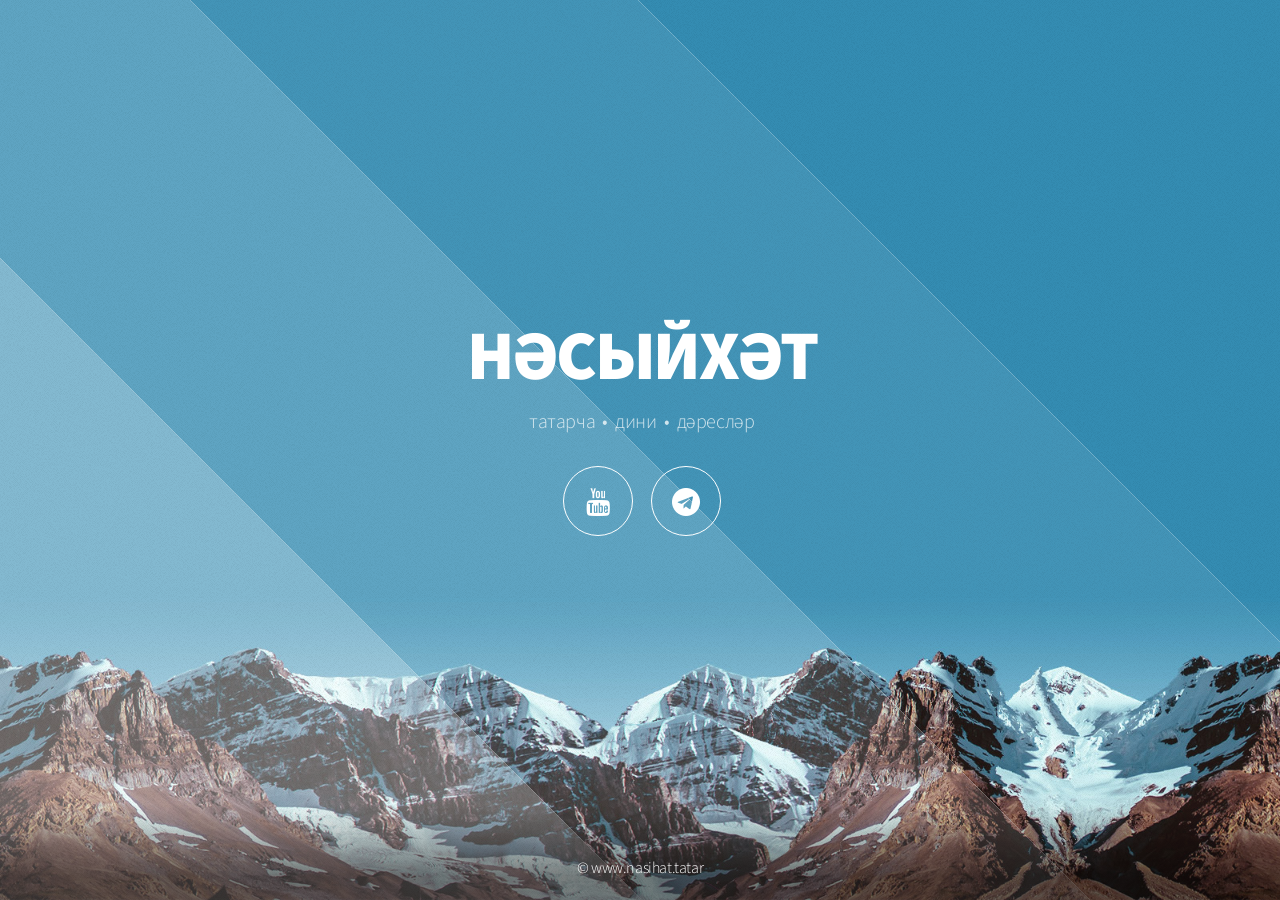
<file: index.html>
<!DOCTYPE HTML>

<html>
	<head>
		<title>Татарча дини дәресләр НӘСЫЙХӘТ</title>
		<meta http-equiv="content-type" content="text/html; charset=utf-8" />
		<meta name="description" content="" />
		<meta name="keywords" content="" />
		<!--[if lte IE 8]><script src="css/ie/html5shiv.js"></script><![endif]-->
		<script src="js/skel.min.js"></script>
		<script src="js/init.js"></script>
		<noscript>
			<link rel="stylesheet" href="css/skel.css" />
			<link rel="stylesheet" href="css/style.css" />
			<link rel="stylesheet" href="css/style-wide.css" />
			<link rel="stylesheet" href="css/style-noscript.css" />
		</noscript>
		<!--[if lte IE 9]><link rel="stylesheet" href="css/ie/v9.css" /><![endif]-->
		<!--[if lte IE 8]><link rel="stylesheet" href="css/ie/v8.css" /><![endif]-->
	</head>
	<body class="loading">
		<div id="wrapper">
			<div id="bg"></div>
			<div id="overlay"></div>
			<div id="main">

				<!-- Header -->
					<header id="header">
						<h1>НӘСЫЙХӘТ</h1>
						<p>татарча &nbsp;&bull;&nbsp;  дини &nbsp;&bull;&nbsp;  дәресләр</p>
						<nav>
							<ul>
								<li><a href="https://www.youtube.com/@nasihat_tatar" class="fa fa-youtube"><span>Youtube</span></a></li>
								<li><a href="https://t.me/tatnasihat" class="fa fa-telegram"><span>Telegram</span></a></li>
								 
							</ul>
						</nav>
					</header>

				<!-- Footer -->
					<footer id="footer">
						<span class="copyright">&copy; www.nasihat.tatar </span>
					</footer>
				
			</div>
		</div>
		<!-- Yandex.Metrika counter -->
		<script type="text/javascript" >
		   (function(m,e,t,r,i,k,a){m[i]=m[i]||function(){(m[i].a=m[i].a||[]).push(arguments)};
		   m[i].l=1*new Date();
		   for (var j = 0; j < document.scripts.length; j++) {if (document.scripts[j].src === r) { return; }}
		   k=e.createElement(t),a=e.getElementsByTagName(t)[0],k.async=1,k.src=r,a.parentNode.insertBefore(k,a)})
		   (window, document, "script", "https://mc.yandex.ru/metrika/tag.js", "ym");
		
		   ym(95021426, "init", {
		        clickmap:true,
		        trackLinks:true,
		        accurateTrackBounce:true
		   });
		</script>
		<noscript><div><img src="https://mc.yandex.ru/watch/95021426" style="position:absolute; left:-9999px;" alt="" /></div></noscript>
		<!-- /Yandex.Metrika counter -->
		
	</body>
</html>
</file>
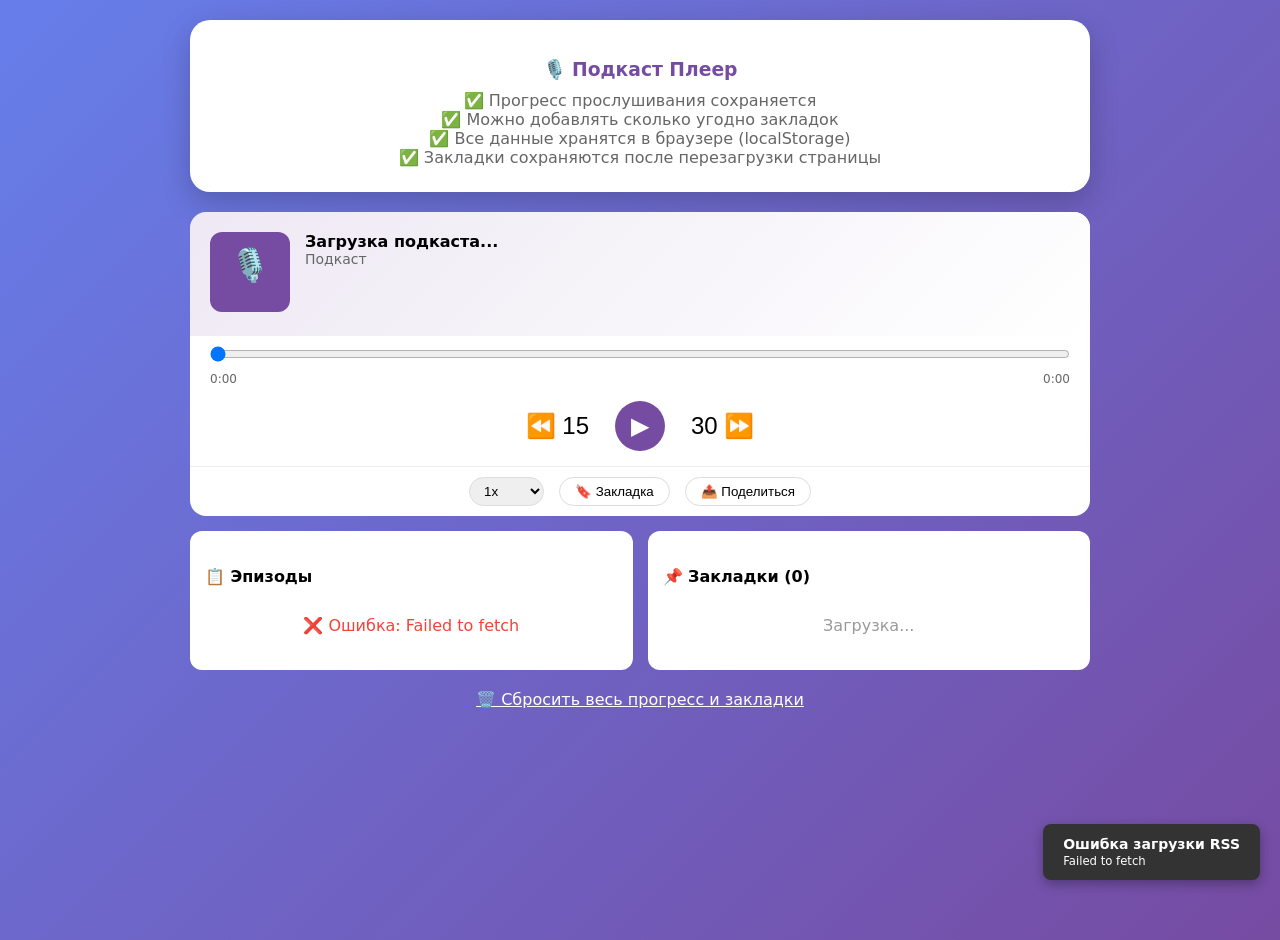
<file: 2.html>
<!DOCTYPE html>
<html lang="ru">
<head>
    <meta charset="UTF-8">
    <meta name="viewport" content="width=device-width, initial-scale=1.0">
    <title>🎙️ Подкаст Плеер</title>
    <style>
        @keyframes slideIn {
            from {
                opacity: 0;
                transform: translateY(100px);
            }
            to {
                opacity: 1;
                transform: translateY(0);
            }
        }
        
        body {
            margin: 0;
            padding: 20px;
            font-family: system-ui, -apple-system, sans-serif;
            background: linear-gradient(135deg, #667eea 0%, #764ba2 100%);
            min-height: 100vh;
        }
        
        .container {
            max-width: 900px;
            margin: 0 auto;
        }
        
        .info-card {
            background: white;
            border-radius: 20px;
            padding: 20px;
            margin-bottom: 20px;
            box-shadow: 0 10px 30px rgba(0,0,0,0.2);
            text-align: center;
        }
        
        .info-card h3 {
            color: #764ba2;
            margin-bottom: 10px;
        }
        
        .info-card p {
            color: #666;
            margin: 5px 0;
        }
        
        .footer {
            text-align: center;
            color: white;
            margin-top: 20px;
        }
        
        .footer a {
            color: white;
            cursor: pointer;
            text-decoration: underline;
        }
        
        #player-container {
            margin-top: 20px;
        }
        
        button {
            transition: transform 0.1s ease;
        }
        
        button:active {
            transform: scale(0.95);
        }
    </style>
</head>
<body>
<div class="container">
    <div class="info-card">
        <h3>🎙️ Подкаст Плеер</h3>
        <p>✅ Прогресс прослушивания сохраняется<br>
        ✅ Можно добавлять сколько угодно закладок<br>
        ✅ Все данные хранятся в браузере (localStorage)<br>
        ✅ Закладки сохраняются после перезагрузки страницы</p>
    </div>
    
    <div id="player-container"></div>
    
    <div class="footer">
        <a id="reset-progress">🗑️ Сбросить весь прогресс и закладки</a>
    </div>
</div>

<script type="module">
    import { Player } from './standalone-player.js';
    
    // ============================================
    // 🔥 ЗДЕСЬ ВСТАВЬТЕ ВАШУ RSS ССЫЛКУ
    // ============================================
    const YOUR_RSS_URL = 'https://cloud.mave.digital/45361';
    // ============================================
    
    let currentPlayer = null;
    
    function createPlayer() {
        if (currentPlayer) {
            currentPlayer.destroy();
        }
        
        currentPlayer = new Player({
            container: () => document.getElementById('player-container'),
            rssUrl: YOUR_RSS_URL,
            audio: {
                title: 'Загрузка подкаста...',
                artist: 'Подкаст',
                src: ''
            },
            enableProgressTracking: true,
            enableBookmarks: true,
            socialSharing: true,
            autoNextEpisode: true,
            themeColor: '#764ba2'
        });
        
        currentPlayer.on('rssLoaded', (episodes) => {
            console.log(`✅ Загружено ${episodes.length} эпизодов`);
        });
        
        currentPlayer.on('rssError', (error) => {
            console.error('Ошибка загрузки RSS:', error);
        });
        
        currentPlayer.on('bookmarkAdded', (bookmark) => {
            console.log(`📌 Добавлена закладка: ${bookmark.note} (${bookmark.formattedTime})`);
        });
        
        return currentPlayer;
    }
    
    createPlayer();
    
    document.getElementById('reset-progress').addEventListener('click', () => {
        if (confirm('Сбросить весь прогресс прослушивания и все закладки?\n\nЭто действие нельзя отменить.')) {
            localStorage.removeItem('podcast_progress');
            localStorage.removeItem('podcast_bookmarks');
            alert('✅ Все данные сброшены! Страница будет обновлена.');
            location.reload();
        }
    });
</script>
</body>
</html>
</file>
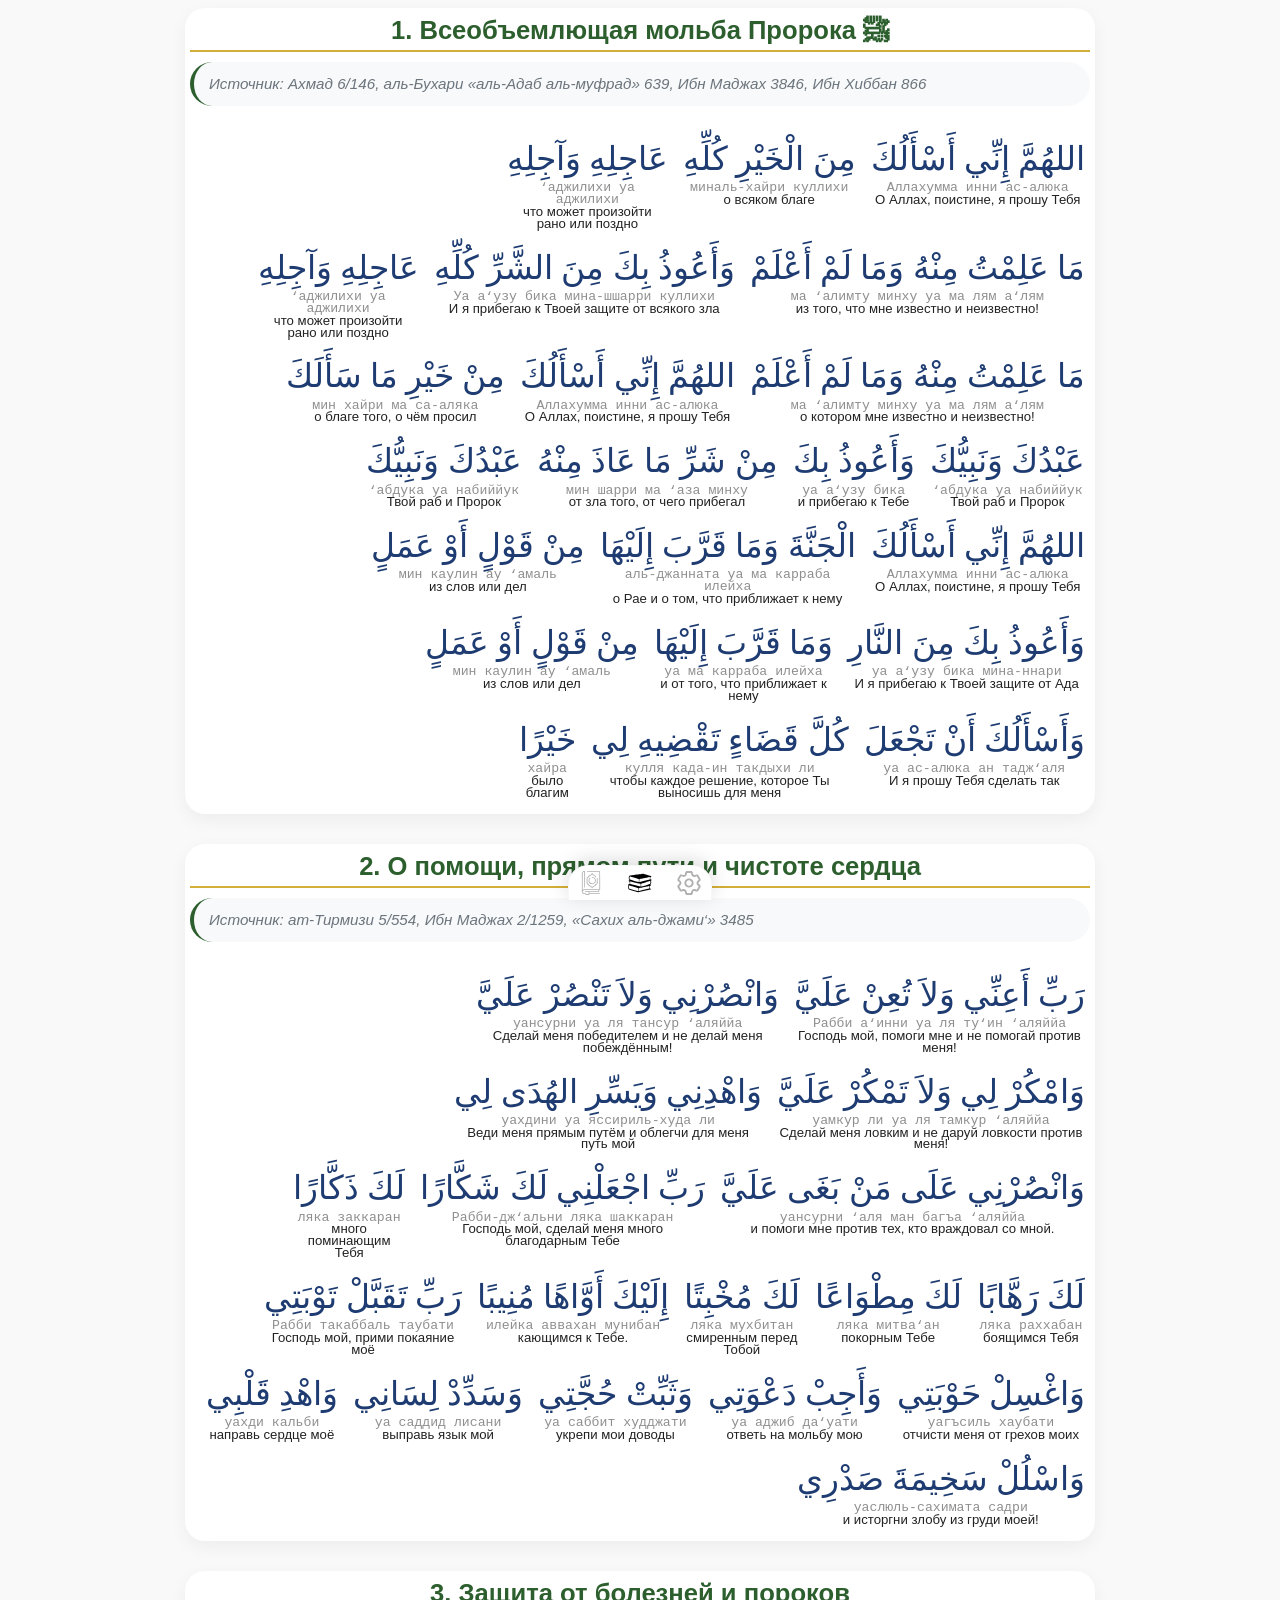
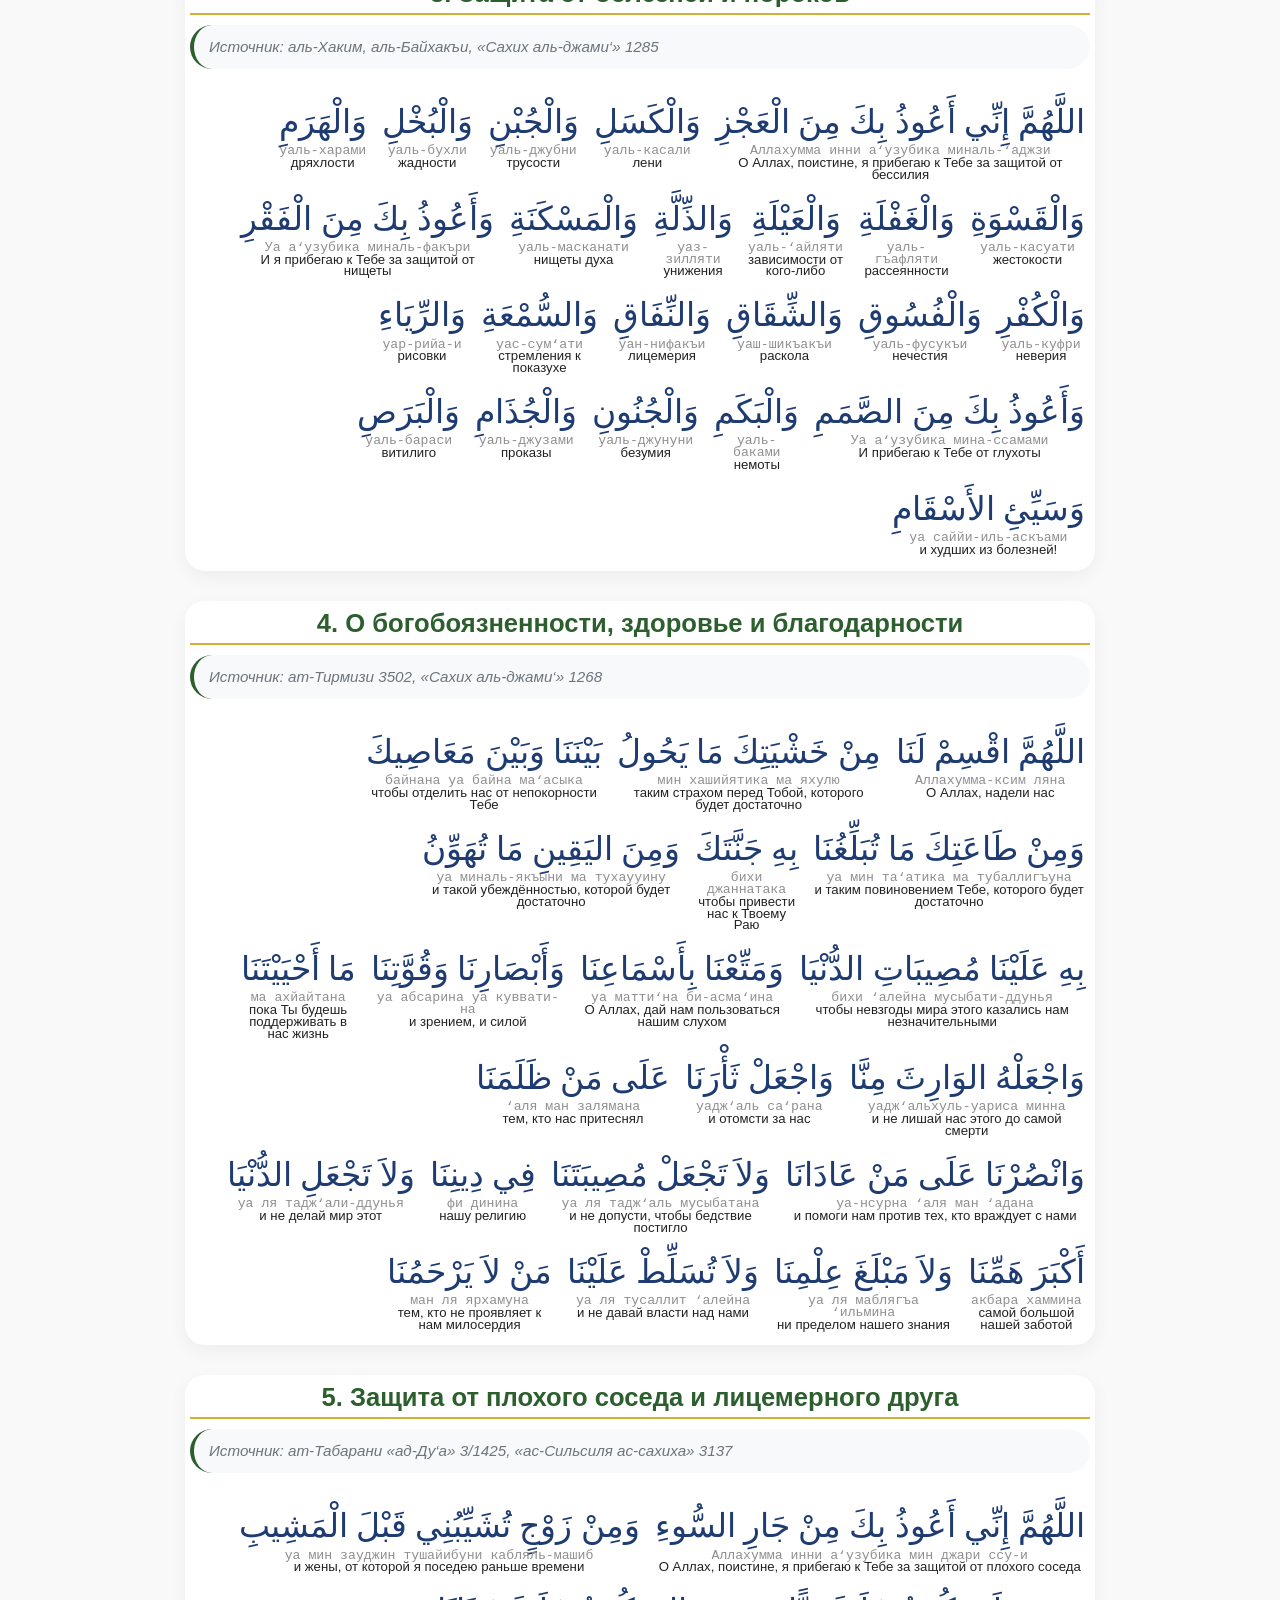
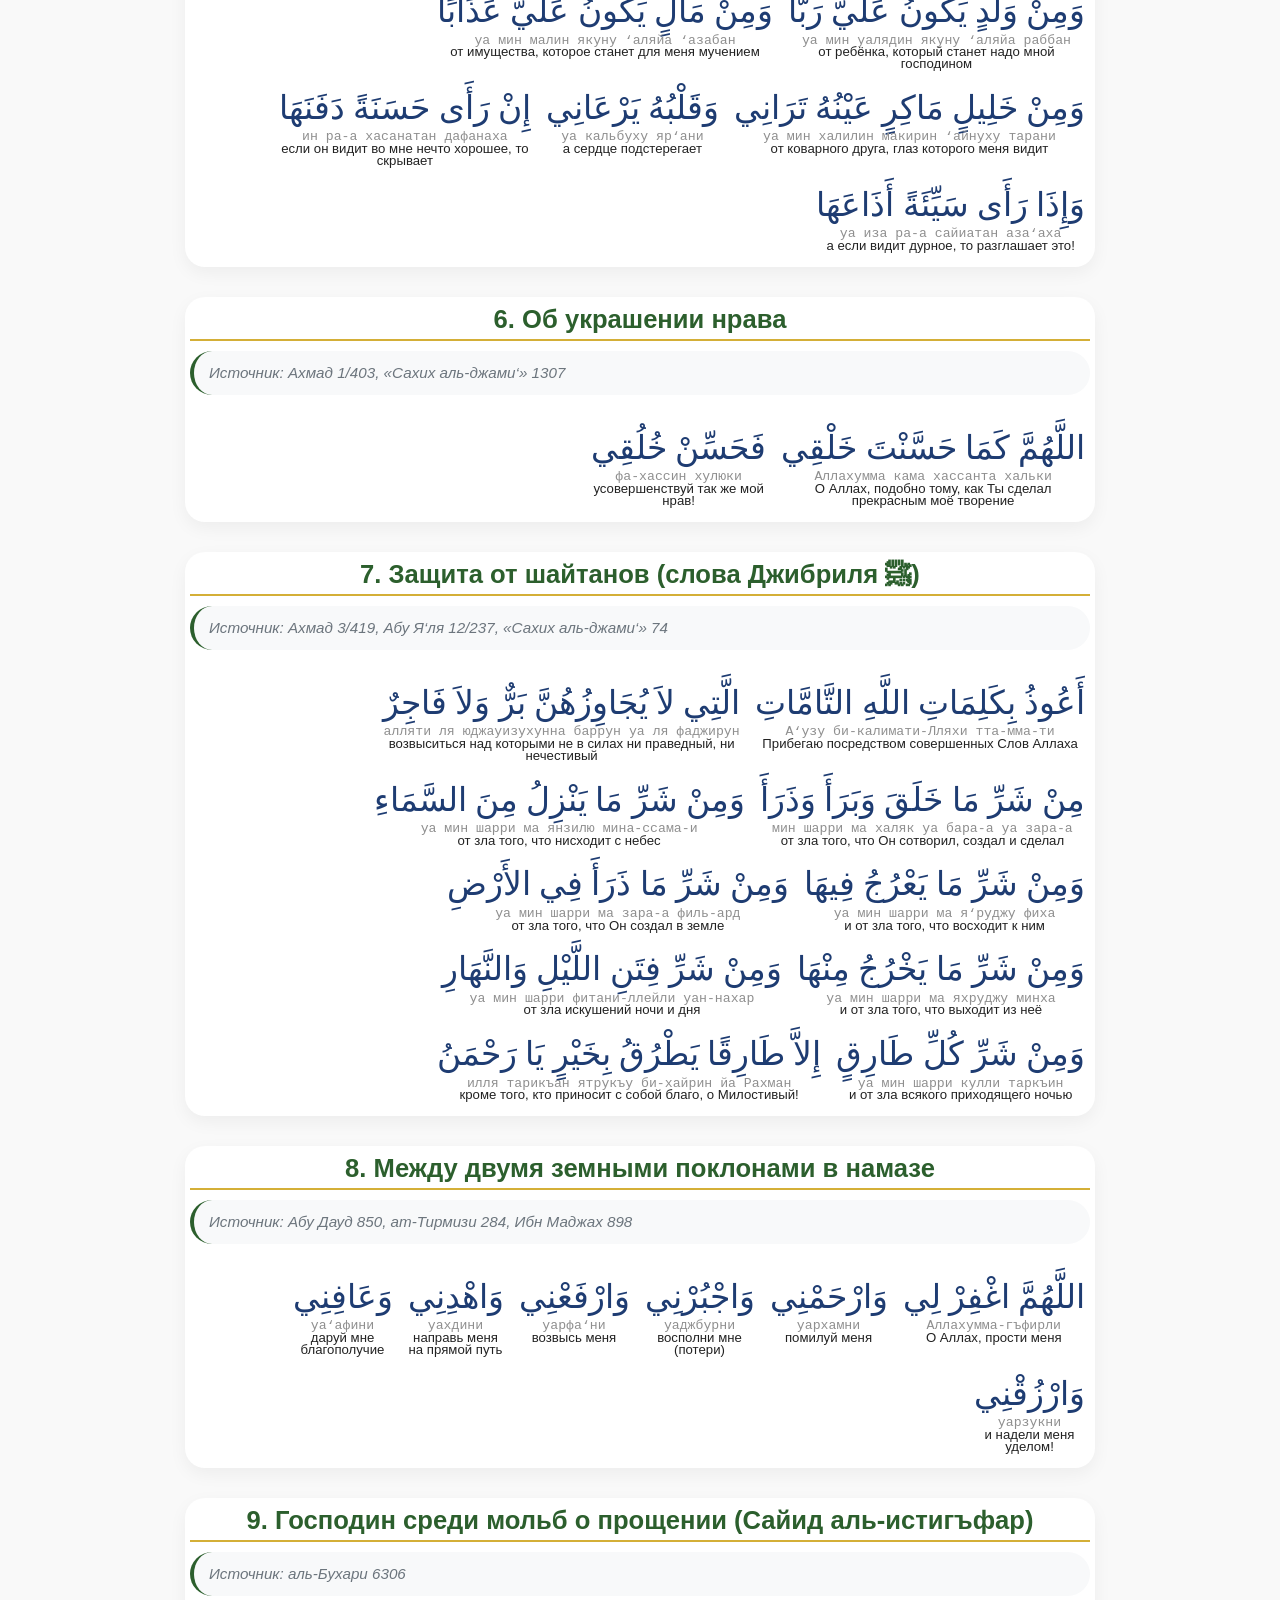
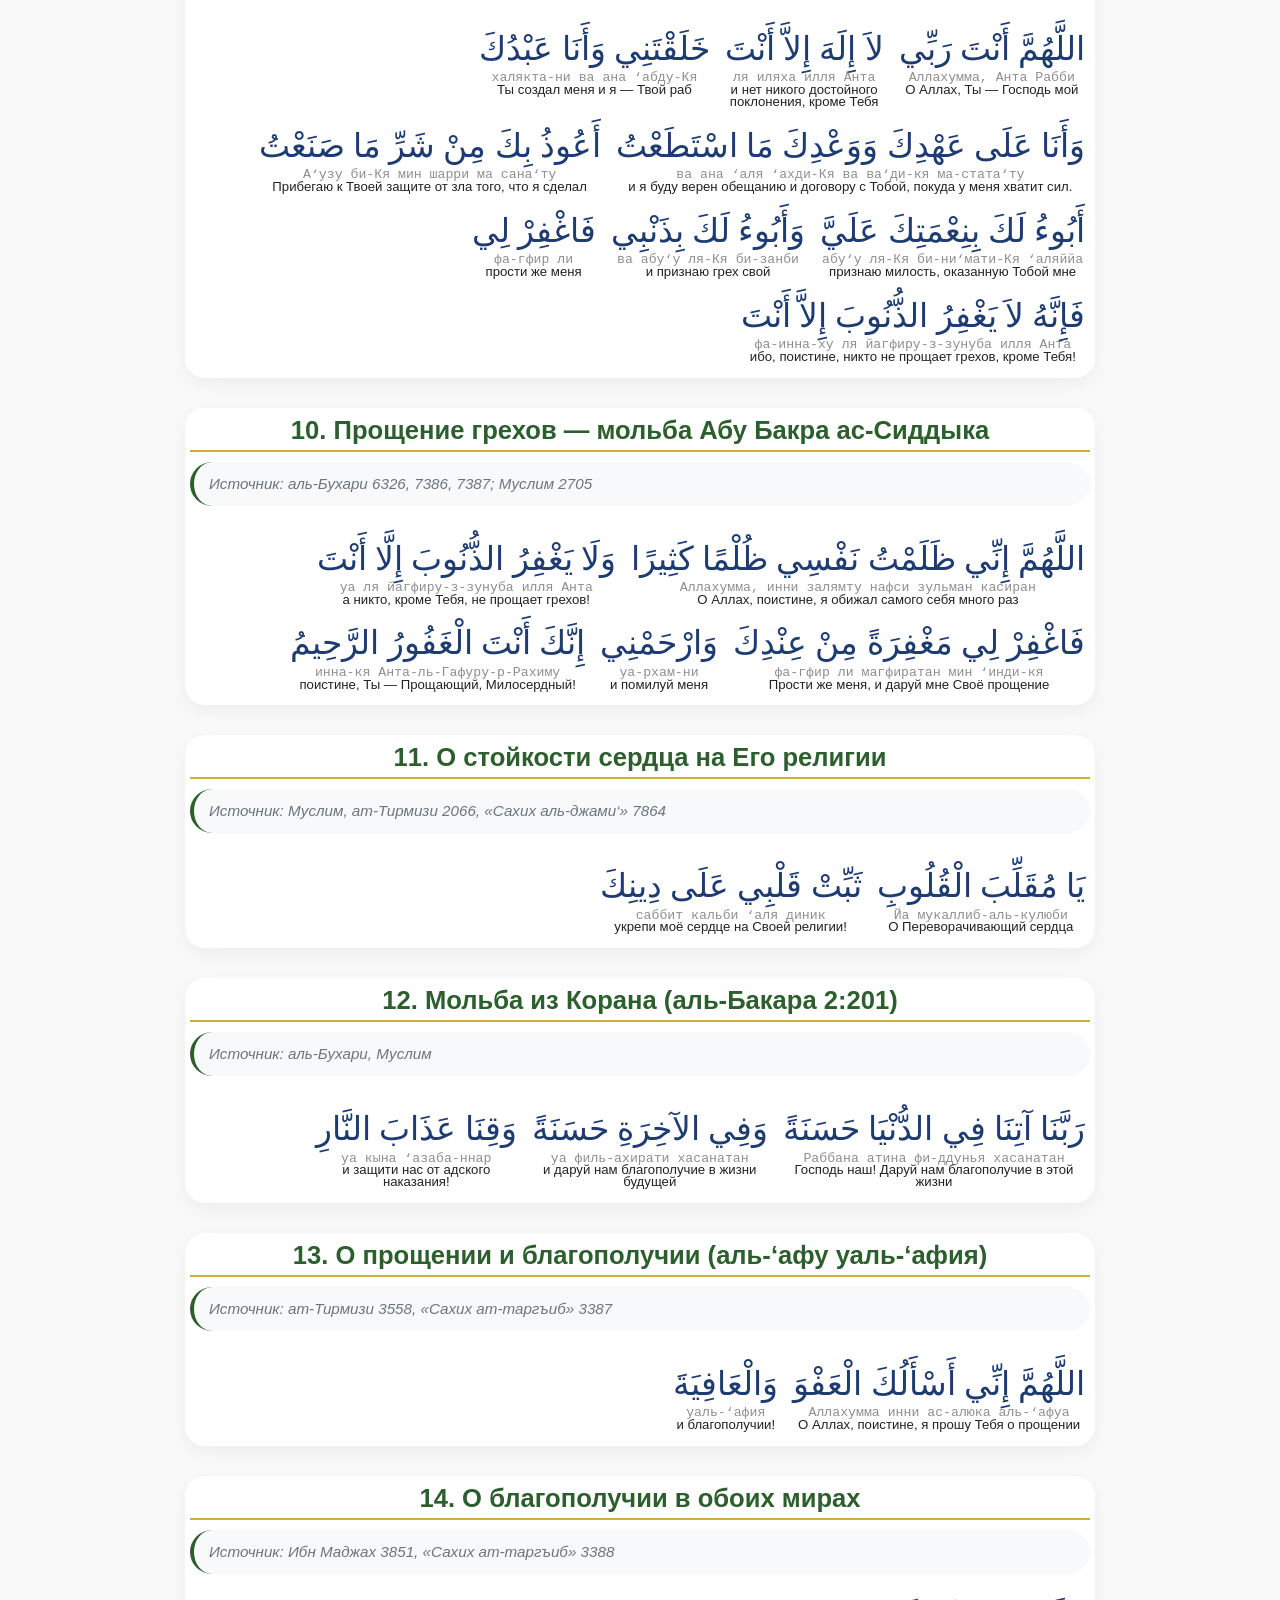
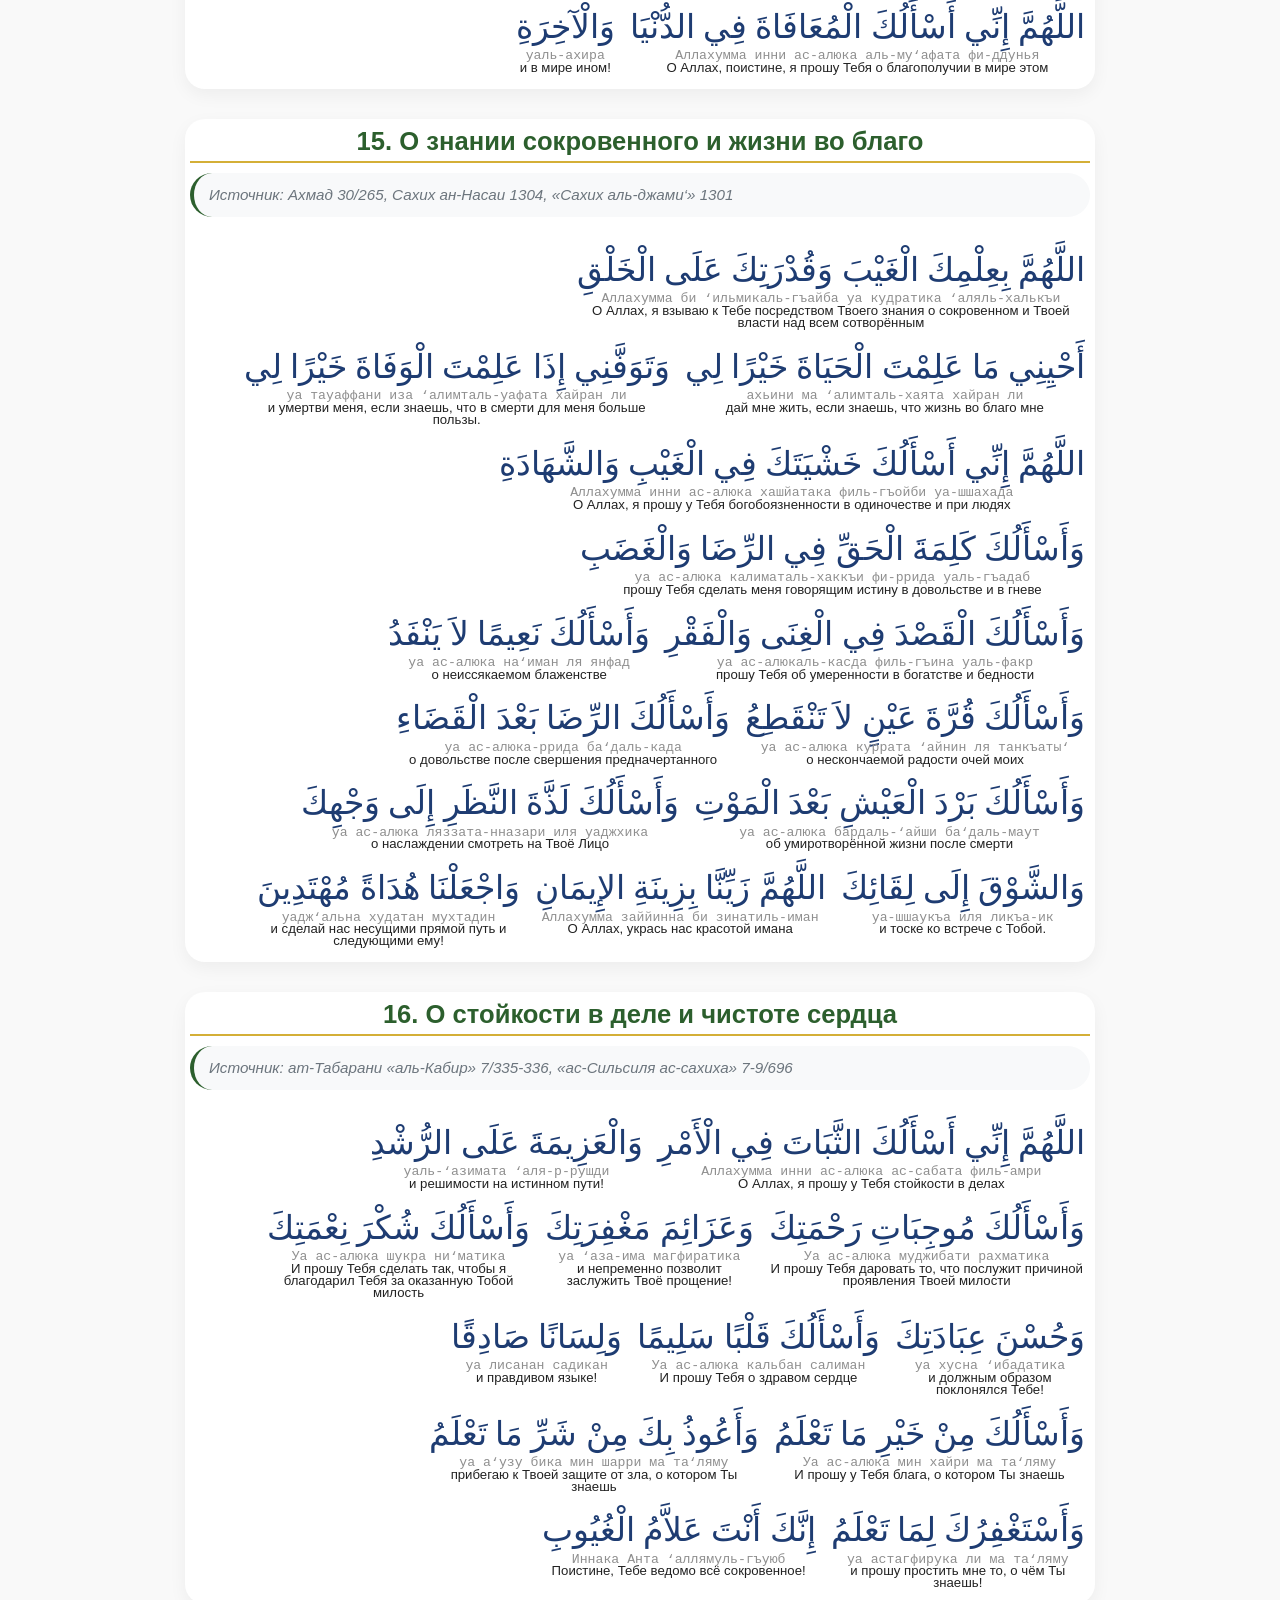
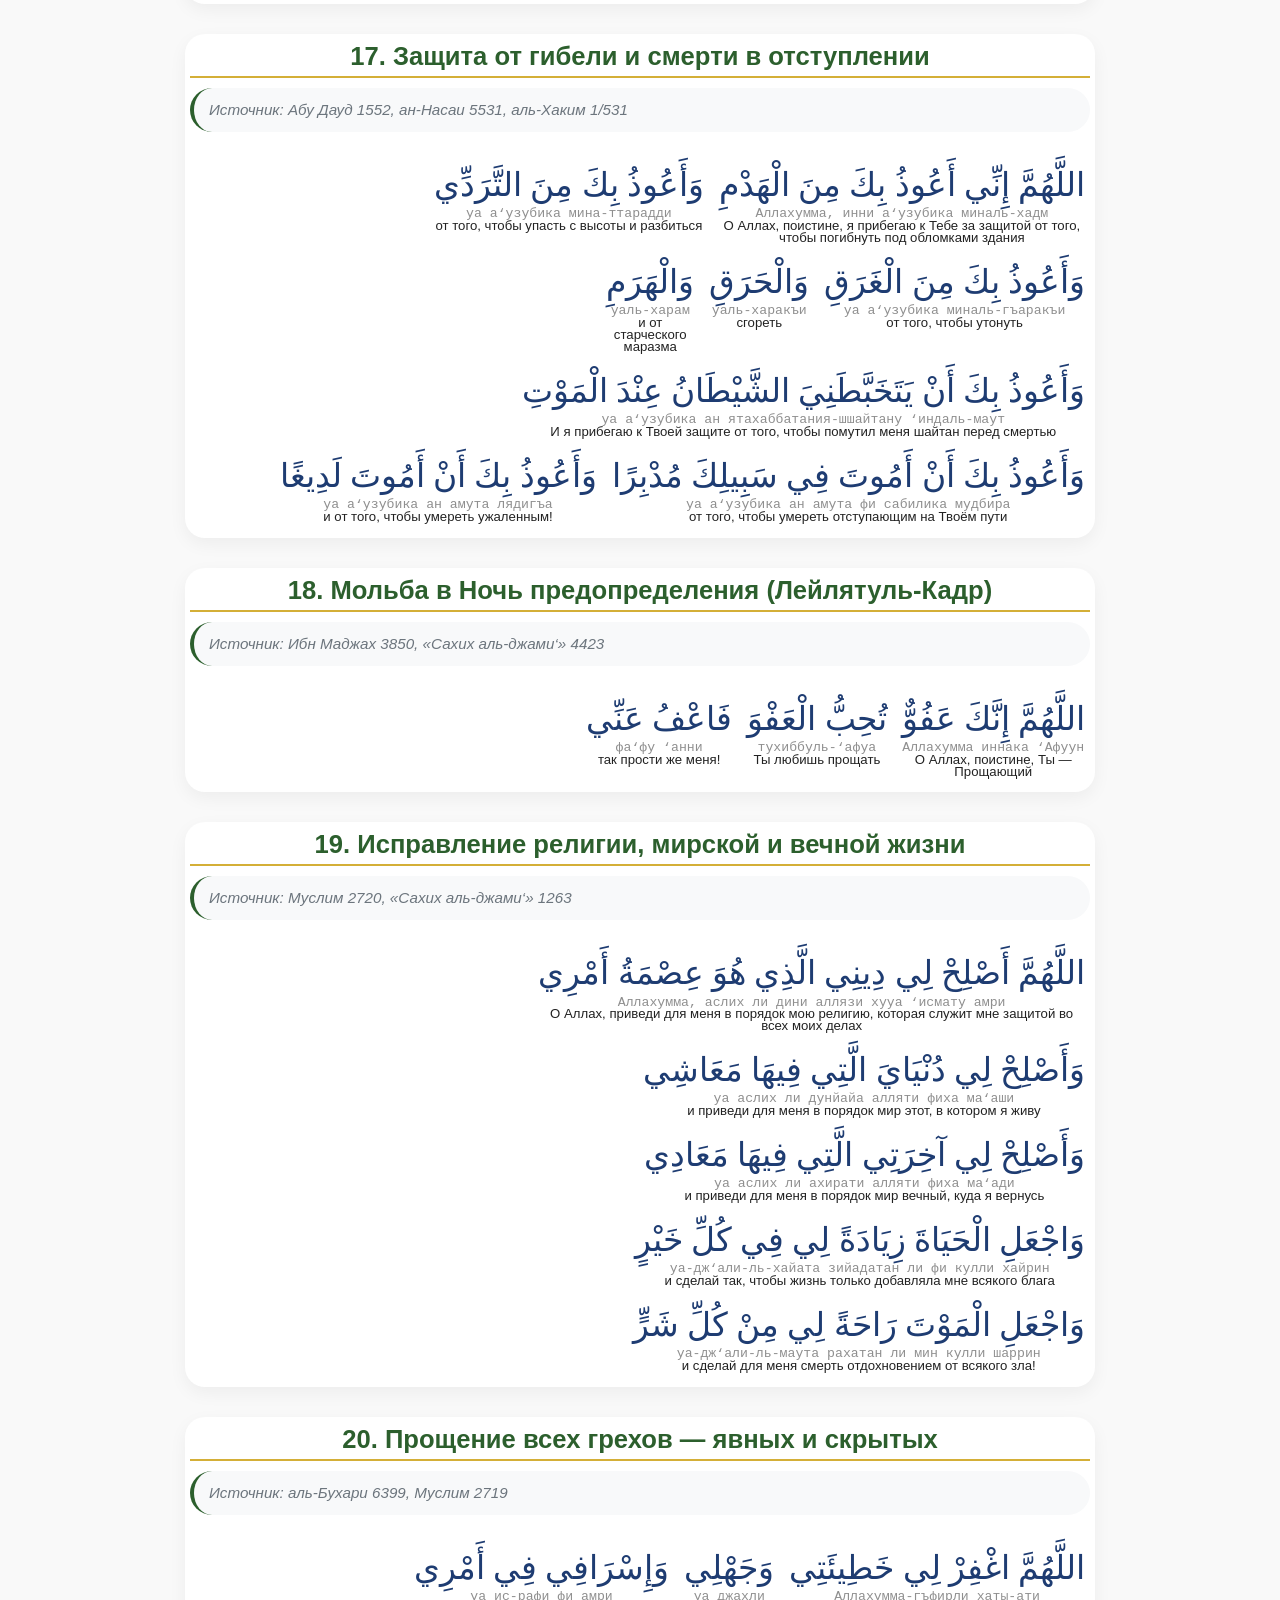
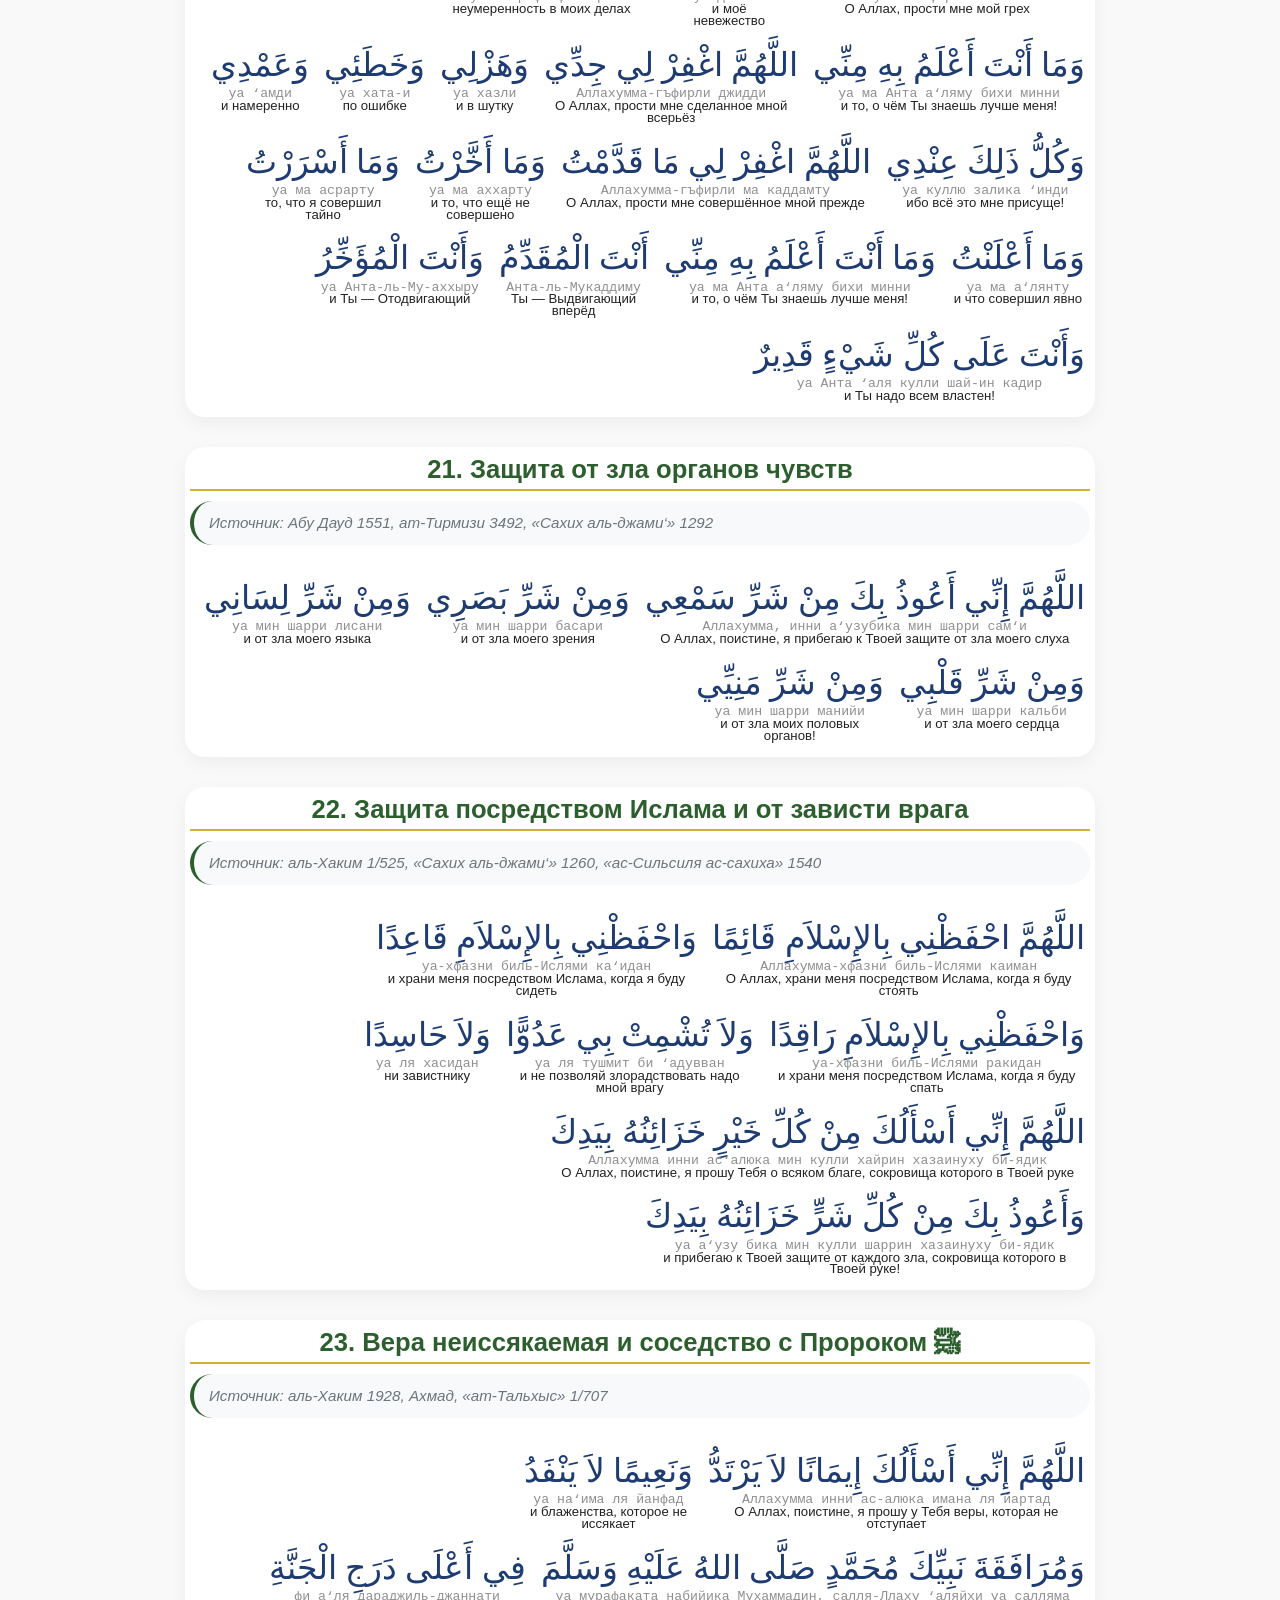
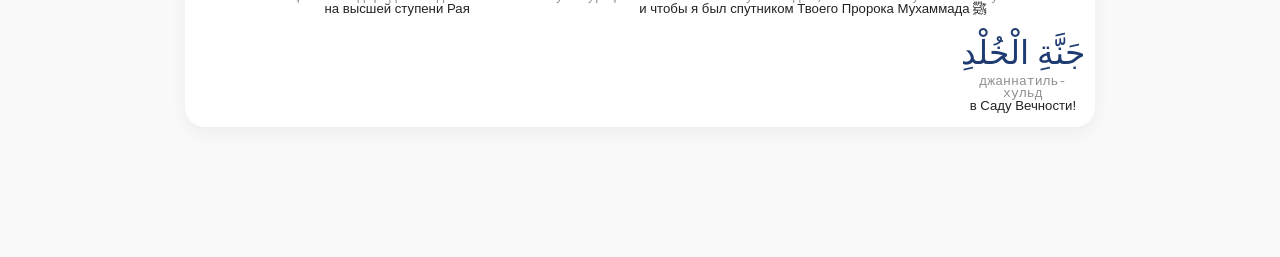
<file: dua.html>
<!DOCTYPE html>
<html lang="ru">
<head> 
    <meta charset="UTF-8">
    <meta name="viewport" content="width=device-width, initial-scale=1.0">
    <title>Избранные дуа Пророка ﷺ</title>
     <link rel="stylesheet" href="css/dua.css" />
    <script src="js/dua.js" defer></script>
</head>
<body>

    <!-- 1. Всеобъемлющая мольба Пророка ﷺ -->
    <div class="dua-section">
        <div class="title">1. Всеобъемлющая мольба Пророка ﷺ</div>
        <div class="source">Источник: Ахмад 6/146, аль-Бухари «аль-Адаб аль-муфрад» 639, Ибн Маджах 3846, Ибн Хиббан 866</div>
        <div class="wrapper">
                       <div class="fragment">
                <div class="ar">اللهُمَّ إِنِّي أَسْأَلُكَ</div>
                <div class="trsc">Аллахумма инни ас-алюка</div>
                <div class="ru">О Аллах, поистине, я прошу Тебя</div>
            </div>
            <div class="fragment">
                <div class="ar">مِنَ الْخَيْرِ كُلِّهِ</div>
                <div class="trsc">миналь-хайри куллихи</div>
                <div class="ru">о всяком благе</div>
            </div>
            <div class="fragment"><div class="ar">عَاجِلِهِ وَآجِلِهِ</div><div class="trsc">‘аджилихи уа аджилихи</div><div class="ru">что может произойти рано или поздно</div></div>
            <div class="fragment"><div class="ar">مَا عَلِمْتُ مِنْهُ وَمَا لَمْ أَعْلَمْ</div><div class="trsc">ма ‘алимту минху уа ма лям а‘лям</div><div class="ru">из того, что мне известно и неизвестно!</div></div>
            <div class="fragment"><div class="ar">وَأَعُوذُ بِكَ مِنَ الشَّرِّ كُلِّهِ</div><div class="trsc">Уа а‘узу бика мина-шшарри куллихи</div><div class="ru">И я прибегаю к Твоей защите от всякого зла</div></div>
            <div class="fragment"><div class="ar">عَاجِلِهِ وَآجِلِهِ</div><div class="trsc">‘аджилихи уа аджилихи</div><div class="ru">что может произойти рано или поздно</div></div>
            <div class="fragment"><div class="ar">مَا عَلِمْتُ مِنْهُ وَمَا لَمْ أَعْلَمْ</div><div class="trsc">ма ‘алимту минху уа ма лям а‘лям</div><div class="ru">о котором мне известно и неизвестно!</div></div>
                   <div class="fragment">
                <div class="ar">اللهُمَّ إِنِّي أَسْأَلُكَ</div>
                <div class="trsc">Аллахумма инни ас-алюка</div>
                <div class="ru">О Аллах, поистине, я прошу Тебя</div>
            </div>
            <div class="fragment">
                <div class="ar">مِنْ خَيْرِ مَا سَأَلَكَ</div>
                <div class="trsc">мин хайри ма са-аляка</div>
                <div class="ru">о благе того, о чём просил</div>
            </div>
            <div class="fragment">
                <div class="ar">عَبْدُكَ وَنَبِيُّكَ</div>
                <div class="trsc">‘абдука уа набиййук</div>
                <div class="ru">Твой раб и Пророк</div>
            </div>
            <div class="fragment">
                <div class="ar">وَأَعُوذُ بِكَ</div>
                <div class="trsc">уа а‘узу бика</div>
                <div class="ru">и прибегаю к Тебе</div>
            </div>
            <div class="fragment">
                <div class="ar">مِنْ شَرِّ مَا عَاذَ مِنْهُ</div>
                <div class="trsc">мин шарри ма ‘аза минху</div>
                <div class="ru">от зла того, от чего прибегал</div>
            </div>
            <div class="fragment">
                <div class="ar">عَبْدُكَ وَنَبِيُّكَ</div>
                <div class="trsc">‘абдука уа набиййук</div>
                <div class="ru">Твой раб и Пророк</div>
            </div> <div class="fragment">
                <div class="ar">اللهُمَّ إِنِّي أَسْأَلُكَ</div>
                <div class="trsc">Аллахумма инни ас-алюка</div>
                <div class="ru">О Аллах, поистине, я прошу Тебя</div>
            </div>
            <div class="fragment">
                <div class="ar">الْجَنَّةَ وَمَا قَرَّبَ إِلَيْهَا</div>
                <div class="trsc">аль-джанната уа ма карраба илейха</div>
                <div class="ru">о Рае и о том, что приближает к нему</div>
            </div>
            <div class="fragment">
                <div class="ar">مِنْ قَوْلٍ أَوْ عَمَلٍ</div>
                <div class="trsc">мин каулин ау ‘амаль</div>
                <div class="ru">из слов или дел</div>
            </div>
            <div class="fragment">
                <div class="ar">وَأَعُوذُ بِكَ مِنَ النَّارِ</div>
                <div class="trsc">уа а‘узу бика мина-ннари</div>
                <div class="ru">И я прибегаю к Твоей защите от Ада</div>
            </div>
            <div class="fragment">
                <div class="ar">وَمَا قَرَّبَ إِلَيْهَا</div>
                <div class="trsc">уа ма карраба илейха</div>
                <div class="ru">и от того, что приближает к нему</div>
            </div>
            <div class="fragment">
                <div class="ar">مِنْ قَوْلٍ أَوْ عَمَلٍ</div>
                <div class="trsc">мин каулин ау ‘амаль</div>
                <div class="ru">из слов или дел</div>
            </div>
            <div class="fragment">
                <div class="ar">وَأَسْأَلُكَ أَنْ تَجْعَلَ</div>
                <div class="trsc">уа ас-алюка ан тадж‘аля</div>
                <div class="ru">И я прошу Тебя сделать так</div>
            </div>
            <div class="fragment">
                <div class="ar">كُلَّ قَضَاءٍ تَقْضِيهِ لِي</div>
                <div class="trsc">кулля када-ин такдыхи ли</div>
                <div class="ru">чтобы каждое решение, которое Ты выносишь для меня</div>
            </div>
            <div class="fragment">
                <div class="ar">خَيْرًا</div>
                <div class="trsc">хайра</div>
                <div class="ru">было благим</div>
            </div>
        </div>
    </div>

    <!-- 2. О помощи, прямом пути и чистоте сердца -->
    <div class="dua-section">
        <div class="title">2. О помощи, прямом пути и чистоте сердца</div>
        <div class="source">Источник: ат-Тирмизи 5/554, Ибн Маджах 2/1259, «Сахих аль-джами‘» 3485</div>
        <div class="wrapper">
            <div class="fragment"><div class="ar">رَبِّ أَعِنِّي وَلاَ تُعِنْ عَلَيَّ</div><div class="trsc">Рабби а‘инни уа ля ту‘ин ‘аляййа</div><div class="ru">Господь мой, помоги мне и не помогай против меня!</div></div>
            <div class="fragment"><div class="ar">وَانْصُرْنِي وَلاَ تَنْصُرْ عَلَيَّ</div><div class="trsc">уансурни уа ля тансур ‘аляййа</div><div class="ru">Сделай меня победителем и не делай меня побеждённым!</div></div>
            <div class="fragment"><div class="ar">وَامْكُرْ لِي وَلاَ تَمْكُرْ عَلَيَّ</div><div class="trsc">уамкур ли уа ля тамкур ‘аляййа</div><div class="ru">Сделай меня ловким и не даруй ловкости против меня!</div></div>
            <div class="fragment"><div class="ar">وَاهْدِنِي وَيَسِّرِ الهُدَى لِي</div><div class="trsc">уахдини уа яссириль-худа ли</div><div class="ru">Веди меня прямым путём и облегчи для меня путь мой</div></div>
            <div class="fragment"><div class="ar">وَانْصُرْنِي عَلَى مَنْ بَغَى عَلَيَّ</div><div class="trsc">уансурни ‘аля ман багъа ‘аляййа</div><div class="ru">и помоги мне против тех, кто враждовал со мной.</div></div>
            <div class="fragment"><div class="ar">رَبِّ اجْعَلْنِي لَكَ شَكَّارًا</div><div class="trsc">Рабби-дж‘альни ляка шаккаран</div><div class="ru">Господь мой, сделай меня много благодарным Тебе</div></div>
            <div class="fragment"><div class="ar">لَكَ ذَكَّارًا</div><div class="trsc">ляка заккаран</div><div class="ru">много поминающим Тебя</div></div>
            <div class="fragment"><div class="ar">لَكَ رَهَّابًا</div><div class="trsc">ляка раххабан</div><div class="ru">боящимся Тебя</div></div>
            <div class="fragment"><div class="ar">لَكَ مِطْوَاعًا</div><div class="trsc">ляка митва‘ан</div><div class="ru">покорным Тебе</div></div>
            <div class="fragment"><div class="ar">لَكَ مُخْبِتًا</div><div class="trsc">ляка мухбитан</div><div class="ru">смиренным перед Тобой</div></div>
            <div class="fragment"><div class="ar">إِلَيْكَ أَوَّاهًا مُنِيبًا</div><div class="trsc">илейка аввахан мунибан</div><div class="ru">кающимся к Тебе.</div></div>
            <div class="fragment"><div class="ar">رَبِّ تَقَبَّلْ تَوْبَتِي</div><div class="trsc">Рабби такаббаль таубати</div><div class="ru">Господь мой, прими покаяние моё</div></div>
            <div class="fragment"><div class="ar">وَاغْسِلْ حَوْبَتِي</div><div class="trsc">уагъсиль хаубати</div><div class="ru">отчисти меня от грехов моих</div></div>
            <div class="fragment"><div class="ar">وَأَجِبْ دَعْوَتِي</div><div class="trsc">уа аджиб да‘уати</div><div class="ru">ответь на мольбу мою</div></div>
            <div class="fragment"><div class="ar">وَثَبِّتْ حُجَّتِي</div><div class="trsc">уа саббит худджати</div><div class="ru">укрепи мои доводы</div></div>
            <div class="fragment"><div class="ar">وَسَدِّدْ لِسَانِي</div><div class="trsc">уа саддид лисани</div><div class="ru">выправь язык мой</div></div>
            <div class="fragment"><div class="ar">وَاهْدِ قَلْبِي</div><div class="trsc">уахди кальби</div><div class="ru">направь сердце моё</div></div>
            <div class="fragment"><div class="ar">وَاسْلُلْ سَخِيمَةَ صَدْرِي</div><div class="trsc">уаслюль-сахимата садри</div><div class="ru">и исторгни злобу из груди моей!</div></div>
        </div>
    </div>

    <!-- 3. Защита от болезней и пороков -->
    <div class="dua-section">
        <div class="title">3. Защита от болезней и пороков</div>
        <div class="source">Источник: аль-Хаким, аль-Байхакъи, «Сахих аль-джами‘» 1285</div>
        <div class="wrapper">
            <div class="fragment"><div class="ar">اللَّهُمَّ إِنِّي أَعُوذُ بِكَ مِنَ الْعَجْزِ</div><div class="trsc">Аллахумма инни а‘узубика миналь-‘аджзи</div><div class="ru">О Аллах, поистине, я прибегаю к Тебе за защитой от бессилия</div></div>
            <div class="fragment"><div class="ar">وَالْكَسَلِ</div><div class="trsc">уаль-касали</div><div class="ru">лени</div></div>
            <div class="fragment"><div class="ar">وَالْجُبْنِ</div><div class="trsc">уаль-джубни</div><div class="ru">трусости</div></div>
            <div class="fragment"><div class="ar">وَالْبُخْلِ</div><div class="trsc">уаль-бухли</div><div class="ru">жадности</div></div>
            <div class="fragment"><div class="ar">وَالْهَرَمِ</div><div class="trsc">уаль-харами</div><div class="ru">дряхлости</div></div>
            <div class="fragment"><div class="ar">وَالْقَسْوَةِ</div><div class="trsc">уаль-касуати</div><div class="ru">жестокости</div></div>
            <div class="fragment"><div class="ar">وَالْغَفْلَةِ</div><div class="trsc">уаль-гъафляти</div><div class="ru">рассеянности</div></div>
            <div class="fragment"><div class="ar">وَالْعَيْلَةِ</div><div class="trsc">уаль-‘айляти</div><div class="ru">зависимости от кого-либо</div></div>
            <div class="fragment"><div class="ar">وَالذِّلَّةِ</div><div class="trsc">уаз-зилляти</div><div class="ru">унижения</div></div>
            <div class="fragment"><div class="ar">وَالْمَسْكَنَةِ</div><div class="trsc">уаль-масканати</div><div class="ru">нищеты духа</div></div>
            <div class="fragment"><div class="ar">وَأَعُوذُ بِكَ مِنَ الْفَقْرِ</div><div class="trsc">Уа а‘узубика миналь-факъри</div><div class="ru">И я прибегаю к Тебе за защитой от нищеты</div></div>
            <div class="fragment"><div class="ar">وَالْكُفْرِ</div><div class="trsc">уаль-куфри</div><div class="ru">неверия</div></div>
            <div class="fragment"><div class="ar">وَالْفُسُوقِ</div><div class="trsc">уаль-фусукъи</div><div class="ru">нечестия</div></div>
            <div class="fragment"><div class="ar">وَالشِّقَاقِ</div><div class="trsc">уаш-шикъакъи</div><div class="ru">раскола</div></div>
            <div class="fragment"><div class="ar">وَالنِّفَاقِ</div><div class="trsc">уан-нифакъи</div><div class="ru">лицемерия</div></div>
            <div class="fragment"><div class="ar">وَالسُّمْعَةِ</div><div class="trsc">уас-сум‘ати</div><div class="ru">стремления к показухе</div></div>
            <div class="fragment"><div class="ar">وَالرِّيَاءِ</div><div class="trsc">уар-рийа-и</div><div class="ru">рисовки</div></div>
            <div class="fragment"><div class="ar">وَأَعُوذُ بِكَ مِنَ الصَّمَمِ</div><div class="trsc">Уа а‘узубика мина-ссамами</div><div class="ru">И прибегаю к Тебе от глухоты</div></div>
            <div class="fragment"><div class="ar">وَالْبَكَمِ</div><div class="trsc">уаль-баками</div><div class="ru">немоты</div></div>
            <div class="fragment"><div class="ar">وَالْجُنُونِ</div><div class="trsc">уаль-джунуни</div><div class="ru">безумия</div></div>
            <div class="fragment"><div class="ar">وَالْجُذَامِ</div><div class="trsc">уаль-джузами</div><div class="ru">проказы</div></div>
            <div class="fragment"><div class="ar">وَالْبَرَصِ</div><div class="trsc">уаль-бараси</div><div class="ru">витилиго</div></div>
            <div class="fragment"><div class="ar">وَسَيِّئِ الأَسْقَامِ</div><div class="trsc">уа саййи-иль-аскъами</div><div class="ru">и худших из болезней!</div></div>
        </div>
    </div>

    <!-- 4. О богобоязненности, здоровье и благодарности -->
    <div class="dua-section">
        <div class="title">4. О богобоязненности, здоровье и благодарности</div>
        <div class="source">Источник: ат-Тирмизи 3502, «Сахих аль-джами‘» 1268</div>
        <div class="wrapper">
           <div class="fragment">
                <div class="ar">اللَّهُمَّ اقْسِمْ لَنَا</div>
                <div class="trsc">Аллахумма-ксим ляна</div>
                <div class="ru">О Аллах, надели нас</div>
            </div>
            <div class="fragment">
                <div class="ar">مِنْ خَشْيَتِكَ مَا يَحُولُ</div>
                <div class="trsc">мин хашийятика ма яхулю</div>
                <div class="ru">таким страхом перед Тобой, которого будет достаточно</div>
            </div>
            <div class="fragment">
                <div class="ar">بَيْنَنَا وَبَيْنَ مَعَاصِيكَ</div>
                <div class="trsc">байнана уа байна ма‘асыка</div>
                <div class="ru">чтобы отделить нас от непокорности Тебе</div>
            </div>
            <div class="fragment">
                <div class="ar">وَمِنْ طَاعَتِكَ مَا تُبَلِّغُنَا</div>
                <div class="trsc">уа мин та‘атика ма тубаллигъуна</div>
                <div class="ru">и таким повиновением Тебе, которого будет достаточно</div>
            </div>
            <div class="fragment">
                <div class="ar">بِهِ جَنَّتَكَ</div>
                <div class="trsc">бихи джаннатака</div>
                <div class="ru">чтобы привести нас к Твоему Раю</div>
            </div>
            <div class="fragment">
                <div class="ar">وَمِنَ اليَقِينِ مَا تُهَوِّنُ</div>
                <div class="trsc">уа миналь-якъыни ма тухаууину</div>
                <div class="ru">и такой убеждённостью, которой будет достаточно</div>
            </div>
            <div class="fragment">
                <div class="ar">بِهِ عَلَيْنَا مُصِيبَاتِ الدُّنْيَا</div>
                <div class="trsc">бихи ‘алейна мусыбати-ддунья</div>
                <div class="ru">чтобы невзгоды мира этого казались нам незначительными</div>
            </div>
            <div class="fragment">
                <div class="ar">وَمَتِّعْنَا بِأَسْمَاعِنَا</div>
                <div class="trsc">уа матти‘на би-асма‘ина</div>
                <div class="ru">О Аллах, дай нам пользоваться нашим слухом</div>
            </div>
            <div class="fragment">
                <div class="ar">وَأَبْصَارِنَا وَقُوَّتِنَا</div>
                <div class="trsc">уа абсарина уа куввати-на</div>
                <div class="ru">и зрением, и силой</div>
            </div>
            <div class="fragment">
                <div class="ar">مَا أَحْيَيْتَنَا</div>
                <div class="trsc">ма ахйайтана</div>
                <div class="ru">пока Ты будешь поддерживать в нас жизнь</div>
            </div>
            <div class="fragment">
                <div class="ar">وَاجْعَلْهُ الوَارِثَ مِنَّا</div>
                <div class="trsc">уадж‘альхуль-уариса минна</div>
                <div class="ru">и не лишай нас этого до самой смерти</div>
            </div>
            <div class="fragment">
                <div class="ar">وَاجْعَلْ ثَأْرَنَا</div>
                <div class="trsc">уадж‘аль са‘рана</div>
                <div class="ru">и отомсти за нас</div>
            </div>
            <div class="fragment">
                <div class="ar">عَلَى مَنْ ظَلَمَنَا</div>
                <div class="trsc">‘аля ман залямана</div>
                <div class="ru">тем, кто нас притеснял</div>
            </div>
            <div class="fragment">
                <div class="ar">وَانْصُرْنَا عَلَى مَنْ عَادَانَا</div>
                <div class="trsc">уа-нсурна ‘аля ман ‘адана</div>
                <div class="ru">и помоги нам против тех, кто враждует с нами</div>
            </div>
            <div class="fragment">
                <div class="ar">وَلاَ تَجْعَلْ مُصِيبَتَنَا</div>
                <div class="trsc">уа ля тадж‘аль мусыбатана</div>
                <div class="ru">и не допусти, чтобы бедствие постигло</div>
            </div>
            <div class="fragment">
                <div class="ar">فِي دِينِنَا</div>
                <div class="trsc">фи динина</div>
                <div class="ru">нашу религию</div>
            </div>
            <div class="fragment">
                <div class="ar">وَلاَ تَجْعَلِ الدُّنْيَا</div>
                <div class="trsc">уа ля тадж‘али-ддунья</div>
                <div class="ru">и не делай мир этот</div>
            </div>
            <div class="fragment">
                <div class="ar">أَكْبَرَ هَمِّنَا</div>
                <div class="trsc">акбара хаммина</div>
                <div class="ru">самой большой нашей заботой</div>
            </div>
            <div class="fragment">
                <div class="ar">وَلاَ مَبْلَغَ عِلْمِنَا</div>
                <div class="trsc">уа ля маблягъа ‘ильмина</div>
                <div class="ru">ни пределом нашего знания</div>
            </div>
            <div class="fragment">
                <div class="ar">وَلاَ تُسَلِّطْ عَلَيْنَا</div>
                <div class="trsc">уа ля тусаллит ‘алейна</div>
                <div class="ru">и не давай власти над нами</div>
            </div>
            <div class="fragment">
                <div class="ar">مَنْ لاَ يَرْحَمُنَا</div>
                <div class="trsc">ман ля ярхамуна</div>
                <div class="ru">тем, кто не проявляет к нам милосердия</div>
            </div>
        </div>
    </div>

    <!-- 5. Защита от плохого соседа и лицемерного друга -->
    <div class="dua-section">
        <div class="title">5. Защита от плохого соседа и лицемерного друга</div>
        <div class="source">Источник: ат-Табарани «ад-Ду‘а» 3/1425, «ас-Сильсиля ас-сахиха» 3137</div>
        <div class="wrapper">
            <div class="fragment"><div class="ar">اللَّهُمَّ إِنِّي أَعُوذُ بِكَ مِنْ جَارِ السُّوءِ</div><div class="trsc">Аллахумма инни а‘узубика мин джари ссу-и</div><div class="ru">О Аллах, поистине, я прибегаю к Тебе за защитой от плохого соседа</div></div>
            <div class="fragment"><div class="ar">وَمِنْ زَوْجٍ تُشَيِّبُنِي قَبْلَ الْمَشِيبِ</div><div class="trsc">уа мин зауджин тушайибуни кабляль-машиб</div><div class="ru">и жены, от которой я поседею раньше времени</div></div>
            <div class="fragment"><div class="ar">وَمِنْ وَلَدٍ يَكُونُ عَلَيَّ رَبًّا</div><div class="trsc">уа мин уалядин якуну ‘аляйа раббан</div><div class="ru">от ребёнка, который станет надо мной господином</div></div>
            <div class="fragment"><div class="ar">وَمِنْ مَالٍ يَكُونُ عَلَيَّ عَذَابًا</div><div class="trsc">уа мин малин якуну ‘аляйа ‘азабан</div><div class="ru">от имущества, которое станет для меня мучением</div></div>
            <div class="fragment"><div class="ar">وَمِنْ خَلِيلٍ مَاكِرٍ عَيْنُهُ تَرَانِي</div><div class="trsc">уа мин халилин макирин ‘айнуху тарани</div><div class="ru">от коварного друга, глаз которого меня видит</div></div>
            <div class="fragment"><div class="ar">وَقَلْبُهُ يَرْعَانِي</div><div class="trsc">уа кальбуху яр‘ани</div><div class="ru">а сердце подстерегает</div></div>
            <div class="fragment"><div class="ar">إِنْ رَأَى حَسَنَةً دَفَنَهَا</div><div class="trsc">ин ра-а хасанатан дафанаха</div><div class="ru">если он видит во мне нечто хорошее, то скрывает</div></div>
            <div class="fragment"><div class="ar">وَإِذَا رَأَى سَيِّئَةً أَذَاعَهَا</div><div class="trsc">уа иза ра-а сайиатан аза‘аха</div><div class="ru">а если видит дурное, то разглашает это!</div></div>
        </div>
    </div>

    <!-- 6. Об украшении нрава -->
    <div class="dua-section">
        <div class="title">6. Об украшении нрава</div>
        <div class="source">Источник: Ахмад 1/403, «Сахих аль-джами‘» 1307</div>
        <div class="wrapper">
            <div class="fragment"><div class="ar">اللَّهُمَّ كَمَا حَسَّنْتَ خَلْقِي</div><div class="trsc">Аллахумма кама хассанта хальки</div><div class="ru">О Аллах, подобно тому, как Ты сделал прекрасным моё творение</div></div>
            <div class="fragment"><div class="ar">فَحَسِّنْ خُلُقِي</div><div class="trsc">фа-хассин хулюки</div><div class="ru">усовершенствуй так же мой нрав!</div></div>
        </div>
    </div>

    <!-- 7. Защита от шайтанов (слова Джибриля) -->
    <div class="dua-section">
        <div class="title">7. Защита от шайтанов (слова Джибриля ﷺ)</div>
        <div class="source">Источник: Ахмад 3/419, Абу Я‘ля 12/237, «Сахих аль-джами‘» 74</div>
        <div class="wrapper">
            <div class="fragment"><div class="ar">أَعُوذُ بِكَلِمَاتِ اللَّهِ التَّامَّاتِ</div><div class="trsc">А‘узу би-калимати-Лляхи тта-мма-ти</div><div class="ru">Прибегаю посредством совершенных Слов Аллаха</div></div>
            <div class="fragment"><div class="ar">الَّتِي لاَ يُجَاوِزُهُنَّ بَرٌّ وَلاَ فَاجِرٌ</div><div class="trsc">алляти ля юджауизухунна баррун уа ля фаджирун</div><div class="ru">возвыситься над которыми не в силах ни праведный, ни нечестивый</div></div>
            <div class="fragment"><div class="ar">مِنْ شَرِّ مَا خَلَقَ وَبَرَأَ وَذَرَأَ</div><div class="trsc">мин шарри ма халяк уа бара-а уа зара-а</div><div class="ru">от зла того, что Он сотворил, создал и сделал</div></div>
            <div class="fragment"><div class="ar">وَمِنْ شَرِّ مَا يَنْزِلُ مِنَ السَّمَاءِ</div><div class="trsc">уа мин шарри ма янзилю мина-ссама-и</div><div class="ru">от зла того, что нисходит с небес</div></div>
            <div class="fragment"><div class="ar">وَمِنْ شَرِّ مَا يَعْرُجُ فِيهَا</div><div class="trsc">уа мин шарри ма я‘руджу фиха</div><div class="ru">и от зла того, что восходит к ним</div></div>
            <div class="fragment"><div class="ar">وَمِنْ شَرِّ مَا ذَرَأَ فِي الأَرْضِ</div><div class="trsc">уа мин шарри ма зара-а филь-ард</div><div class="ru">от зла того, что Он создал в земле</div></div>
            <div class="fragment"><div class="ar">وَمِنْ شَرِّ مَا يَخْرُجُ مِنْهَا</div><div class="trsc">уа мин шарри ма яхруджу минха</div><div class="ru">и от зла того, что выходит из неё</div></div>
            <div class="fragment"><div class="ar">وَمِنْ شَرِّ فِتَنِ اللَّيْلِ وَالنَّهَارِ</div><div class="trsc">уа мин шарри фитани-ллейли уан-нахар</div><div class="ru">от зла искушений ночи и дня</div></div>
            <div class="fragment"><div class="ar">وَمِنْ شَرِّ كُلِّ طَارِقٍ</div><div class="trsc">уа мин шарри кулли таркъин</div><div class="ru">и от зла всякого приходящего ночью</div></div>
            <div class="fragment"><div class="ar">إِلاَّ طَارِقًا يَطْرُقُ بِخَيْرٍ يَا رَحْمَنُ</div><div class="trsc">илля тарикъан ятрукъу би-хайрин йа Рахман</div><div class="ru">кроме того, кто приносит с собой благо, о Милостивый!</div></div>
        </div>
    </div>

    <!-- 8. Между двумя земными поклонами в намазе -->
    <div class="dua-section">
        <div class="title">8. Между двумя земными поклонами в намазе</div>
        <div class="source">Источник: Абу Дауд 850, ат-Тирмизи 284, Ибн Маджах 898</div>
        <div class="wrapper">
            <div class="fragment"><div class="ar">اللَّهُمَّ اغْفِرْ لِي</div><div class="trsc">Аллахумма-гъфирли</div><div class="ru">О Аллах, прости меня</div></div>
            <div class="fragment"><div class="ar">وَارْحَمْنِي</div><div class="trsc">уархамни</div><div class="ru">помилуй меня</div></div>
            <div class="fragment"><div class="ar">وَاجْبُرْنِي</div><div class="trsc">уаджбурни</div><div class="ru">восполни мне (потери)</div></div>
            <div class="fragment"><div class="ar">وَارْفَعْنِي</div><div class="trsc">уарфа‘ни</div><div class="ru">возвысь меня</div></div>
            <div class="fragment"><div class="ar">وَاهْدِنِي</div><div class="trsc">уахдини</div><div class="ru">направь меня на прямой путь</div></div>
            <div class="fragment"><div class="ar">وَعَافِنِي</div><div class="trsc">уа‘афини</div><div class="ru">даруй мне благополучие</div></div>
            <div class="fragment"><div class="ar">وَارْزُقْنِي</div><div class="trsc">уарзукни</div><div class="ru">и надели меня уделом!</div></div>
        </div>
    </div>

    <!-- 9. Господин среди мольб о прощении (Сайид аль-истигъфар) -->
    <div class="dua-section">
        <div class="title">9. Господин среди мольб о прощении (Сайид аль-истигъфар)</div>
        <div class="source">Источник: аль-Бухари 6306</div>
        <div class="wrapper">
            <div class="fragment"><div class="ar">اللَّهُمَّ أَنْتَ رَبِّي</div><div class="trsc">Аллахумма, Анта Рабби</div><div class="ru">О Аллах, Ты — Господь мой</div></div>
            <div class="fragment"><div class="ar">لاَ إِلَهَ إِلاَّ أَنْتَ</div><div class="trsc">ля иляха илля Анта</div><div class="ru">и нет никого достойного поклонения, кроме Тебя</div></div>
            <div class="fragment"><div class="ar">خَلَقْتَنِي وَأَنَا عَبْدُكَ</div><div class="trsc">халякта-ни ва ана ‘абду-Кя</div><div class="ru">Ты создал меня и я — Твой раб</div></div>
            <div class="fragment"><div class="ar">وَأَنَا عَلَى عَهْدِكَ وَوَعْدِكَ مَا اسْتَطَعْتُ</div><div class="trsc">ва ана ‘аля ‘ахди-Кя ва ва‘ди-кя ма-стата‘ту</div><div class="ru">и я буду верен обещанию и договору с Тобой, покуда у меня хватит сил.</div></div>
            <div class="fragment"><div class="ar">أَعُوذُ بِكَ مِنْ شَرِّ مَا صَنَعْتُ</div><div class="trsc">А‘узу би-Кя мин шарри ма сана‘ту</div><div class="ru">Прибегаю к Твоей защите от зла того, что я сделал</div></div>
            <div class="fragment"><div class="ar">أَبُوءُ لَكَ بِنِعْمَتِكَ عَلَيَّ</div><div class="trsc">абу‘у ля-Кя би-ни‘мати-Кя ‘аляййа</div><div class="ru">признаю милость, оказанную Тобой мне</div></div>
            <div class="fragment"><div class="ar">وَأَبُوءُ لَكَ بِذَنْبِي</div><div class="trsc">ва абу‘у ля-Кя би-занби</div><div class="ru">и признаю грех свой</div></div>
            <div class="fragment"><div class="ar">فَاغْفِرْ لِي</div><div class="trsc">фа-гфир ли</div><div class="ru">прости же меня</div></div>
            <div class="fragment"><div class="ar">فَإِنَّهُ لاَ يَغْفِرُ الذُّنُوبَ إِلاَّ أَنْتَ</div><div class="trsc">фа-инна-ху ля йагфиру-з-зунуба илля Анта</div><div class="ru">ибо, поистине, никто не прощает грехов, кроме Тебя!</div></div>
        </div>
    </div>

    <!-- 10. Прощение грехов — мольба Абу Бакра ас-Сиддыка -->
    <div class="dua-section">
        <div class="title">10. Прощение грехов — мольба Абу Бакра ас-Сиддыка</div>
        <div class="source">Источник: аль-Бухари 6326, 7386, 7387; Муслим 2705</div>
        <div class="wrapper">
            <div class="fragment"><div class="ar">اللَّهُمَّ إِنِّي ظَلَمْتُ نَفْسِي ظُلْمًا كَثِيرًا</div><div class="trsc">Аллахумма, инни залямту нафси зульман касиран</div><div class="ru">О Аллах, поистине, я обижал самого себя много раз</div></div>
            <div class="fragment"><div class="ar">وَلَا يَغْفِرُ الذُّنُوبَ إِلَّا أَنْتَ</div><div class="trsc">уа ля йагфиру-з-зунуба илля Анта</div><div class="ru">а никто, кроме Тебя, не прощает грехов!</div></div>
            <div class="fragment"><div class="ar">فَاغْفِرْ لِي مَغْفِرَةً مِنْ عِنْدِكَ</div><div class="trsc">фа-гфир ли магфиратан мин ‘инди-кя</div><div class="ru">Прости же меня, и даруй мне Своё прощение</div></div>
            <div class="fragment"><div class="ar">وَارْحَمْنِي</div><div class="trsc">уа-рхам-ни</div><div class="ru">и помилуй меня</div></div>
            <div class="fragment"><div class="ar">إِنَّكَ أَنْتَ الْغَفُورُ الرَّحِيمُ</div><div class="trsc">инна-кя Анта-ль-Гафуру-р-Рахиму</div><div class="ru">поистине, Ты — Прощающий, Милосердный!</div></div>
        </div>
    </div>

    <!-- 11. О стойкости сердца на Его религии -->
    <div class="dua-section">
        <div class="title">11. О стойкости сердца на Его религии</div>
        <div class="source">Источник: Муслим, ат-Тирмизи 2066, «Сахих аль-джами‘» 7864</div>
        <div class="wrapper">
            <div class="fragment"><div class="ar">يَا مُقَلِّبَ الْقُلُوبِ</div><div class="trsc">Йа мукаллиб-аль-кулюби</div><div class="ru">О Переворачивающий сердца</div></div>
            <div class="fragment"><div class="ar">ثَبِّتْ قَلْبِي عَلَى دِينِكَ</div><div class="trsc">саббит кальби ‘аля диник</div><div class="ru">укрепи моё сердце на Своей религии!</div></div>
        </div>
    </div>

    <!-- 12. Мольба из Корана (аль-Бакара 2:201) -->
    <div class="dua-section">
        <div class="title">12. Мольба из Корана (аль-Бакара 2:201)</div>
        <div class="source">Источник: аль-Бухари, Муслим</div>
        <div class="wrapper">
            <div class="fragment"><div class="ar">رَبَّنَا آتِنَا فِي الدُّنْيَا حَسَنَةً</div><div class="trsc">Раббана атина фи-ддунья хасанатан</div><div class="ru">Господь наш! Даруй нам благополучие в этой жизни</div></div>
            <div class="fragment"><div class="ar">وَفِي الآخِرَةِ حَسَنَةً</div><div class="trsc">уа филь-ахирати хасанатан</div><div class="ru">и даруй нам благополучие в жизни будущей</div></div>
            <div class="fragment"><div class="ar">وَقِنَا عَذَابَ النَّارِ</div><div class="trsc">уа кына ‘азаба-ннар</div><div class="ru">и защити нас от адского наказания!</div></div>
        </div>
    </div>

    <!-- 13. О прощении и благополучии (аль-'афу уаль-'афия) -->
    <div class="dua-section">
        <div class="title">13. О прощении и благополучии (аль-‘афу уаль-‘афия)</div>
        <div class="source">Источник: ат-Тирмизи 3558, «Сахих ат-таргъиб» 3387</div>
        <div class="wrapper">
            <div class="fragment"><div class="ar">اللَّهُمَّ إِنِّي أَسْأَلُكَ الْعَفْوَ</div><div class="trsc">Аллахумма инни ас-алюка аль-‘афуа</div><div class="ru">О Аллах, поистине, я прошу Тебя о прощении</div></div>
            <div class="fragment"><div class="ar">وَالْعَافِيَةَ</div><div class="trsc">уаль-‘афия</div><div class="ru">и благополучии!</div></div>
        </div>
    </div>

    <!-- 14. О благополучии в обоих мирах -->
    <div class="dua-section">
        <div class="title">14. О благополучии в обоих мирах</div>
        <div class="source">Источник: Ибн Маджах 3851, «Сахих ат-таргъиб» 3388</div>
        <div class="wrapper">
            <div class="fragment"><div class="ar">اللَّهُمَّ إِنِّي أَسْأَلُكَ الْمُعَافَاةَ فِي الدُّنْيَا</div><div class="trsc">Аллахумма инни ас-алюка аль-му‘афата фи-ддунья</div><div class="ru">О Аллах, поистине, я прошу Тебя о благополучии в мире этом</div></div>
            <div class="fragment"><div class="ar">وَالْآخِرَةِ</div><div class="trsc">уаль-ахира</div><div class="ru">и в мире ином!</div></div>
        </div>
    </div>

    <!-- 15. О знании сокровенного и жизни во благо -->
    <div class="dua-section">
        <div class="title">15. О знании сокровенного и жизни во благо</div>
        <div class="source">Источник: Ахмад 30/265, Сахих ан-Насаи 1304, «Сахих аль-джами‘» 1301</div>
        <div class="wrapper">
            <div class="fragment"><div class="ar">اللَّهُمَّ بِعِلْمِكَ الْغَيْبَ وَقُدْرَتِكَ عَلَى الْخَلْقِ</div><div class="trsc">Аллахумма би ‘ильмикаль-гъайба уа кудратика ‘аляль-халькъи</div><div class="ru">О Аллах, я взываю к Тебе посредством Твоего знания о сокровенном и Твоей власти над всем сотворённым</div></div>
            <div class="fragment"><div class="ar">أَحْيِنِي مَا عَلِمْتَ الْحَيَاةَ خَيْرًا لِي</div><div class="trsc">ахьини ма ‘алимталь-хаята хайран ли</div><div class="ru">дай мне жить, если знаешь, что жизнь во благо мне</div></div>
            <div class="fragment"><div class="ar">وَتَوَفَّنِي إِذَا عَلِمْتَ الْوَفَاةَ خَيْرًا لِي</div><div class="trsc">уа тауаффани иза ‘алимталь-уафата хайран ли</div><div class="ru">и умертви меня, если знаешь, что в смерти для меня больше пользы.</div></div>
            <div class="fragment"><div class="ar">اللَّهُمَّ إِنِّي أَسْأَلُكَ خَشْيَتَكَ فِي الْغَيْبِ وَالشَّهَادَةِ</div><div class="trsc">Аллахумма инни ас-алюка хашйатака филь-гъойби уа-шшахада</div><div class="ru">О Аллах, я прошу у Тебя богобоязненности в одиночестве и при людях</div></div>
            <div class="fragment"><div class="ar">وَأَسْأَلُكَ كَلِمَةَ الْحَقِّ فِي الرِّضَا وَالْغَضَبِ</div><div class="trsc">уа ас-алюка калиматаль-хаккъи фи-ррида уаль-гъадаб</div><div class="ru">прошу Тебя сделать меня говорящим истину в довольстве и в гневе</div></div>
            <div class="fragment"><div class="ar">وَأَسْأَلُكَ الْقَصْدَ فِي الْغِنَى وَالْفَقْرِ</div><div class="trsc">уа ас-алюкаль-касда филь-гъина уаль-факр</div><div class="ru">прошу Тебя об умеренности в богатстве и бедности</div></div>
            <div class="fragment"><div class="ar">وَأَسْأَلُكَ نَعِيمًا لاَ يَنْفَدُ</div><div class="trsc">уа ас-алюка на‘иман ля янфад</div><div class="ru">о неиссякаемом блаженстве</div></div>
            <div class="fragment"><div class="ar">وَأَسْأَلُكَ قُرَّةَ عَيْنٍ لاَ تَنْقَطِعُ</div><div class="trsc">уа ас-алюка куррата ‘айнин ля танкъаты‘</div><div class="ru">о нескончаемой радости очей моих</div></div>
            <div class="fragment"><div class="ar">وَأَسْأَلُكَ الرِّضَا بَعْدَ الْقَضَاءِ</div><div class="trsc">уа ас-алюка-ррида ба‘даль-када</div><div class="ru">о довольстве после свершения предначертанного</div></div>
            <div class="fragment"><div class="ar">وَأَسْأَلُكَ بَرْدَ الْعَيْشِ بَعْدَ الْمَوْتِ</div><div class="trsc">уа ас-алюка бардаль-‘айши ба‘даль-маут</div><div class="ru">об умиротворённой жизни после смерти</div></div>
            <div class="fragment"><div class="ar">وَأَسْأَلُكَ لَذَّةَ النَّظَرِ إِلَى وَجْهِكَ</div><div class="trsc">уа ас-алюка ляззата-нназари иля уаджхика</div><div class="ru">о наслаждении смотреть на Твоё Лицо</div></div>
            <div class="fragment"><div class="ar">وَالشَّوْقَ إِلَى لِقَائِكَ</div><div class="trsc">уа-шшаукъа иля ликъа-ик</div><div class="ru">и тоске ко встрече с Тобой.</div></div>
            <div class="fragment"><div class="ar">اللَّهُمَّ زَيِّنَّا بِزِينَةِ الإِيمَانِ</div><div class="trsc">Аллахумма заййинна би зинатиль-иман</div><div class="ru">О Аллах, укрась нас красотой имана</div></div>
            <div class="fragment"><div class="ar">وَاجْعَلْنَا هُدَاةً مُهْتَدِينَ</div><div class="trsc">уадж‘альна худатан мухтадин</div><div class="ru">и сделай нас несущими прямой путь и следующими ему!</div></div>
        </div>
    </div>

    <!-- 16. О стойкости в деле и чистоте сердца -->
    <div class="dua-section">
        <div class="title">16. О стойкости в деле и чистоте сердца</div>
        <div class="source">Источник: ат-Табарани «аль-Кабир» 7/335-336, «ас-Сильсиля ас-сахиха» 7-9/696</div>
        <div class="wrapper">
            <div class="fragment"><div class="ar">اللَّهُمَّ إِنِّي أَسْأَلُكَ الثَّبَاتَ فِي الْأَمْرِ</div><div class="trsc">Аллахумма инни ас-алюка ас-сабата филь-амри</div><div class="ru">О Аллах, я прошу у Тебя стойкости в делах</div></div>
            <div class="fragment"><div class="ar">وَالْعَزِيمَةَ عَلَى الرُّشْدِ</div><div class="trsc">уаль-‘азимата ‘аля-р-рушди</div><div class="ru">и решимости на истинном пути!</div></div>
            <div class="fragment"><div class="ar">وَأَسْأَلُكَ مُوجِبَاتِ رَحْمَتِكَ</div><div class="trsc">Уа ас-алюка муджибати рахматика</div><div class="ru">И прошу Тебя даровать то, что послужит причиной проявления Твоей милости</div></div>
            <div class="fragment"><div class="ar">وَعَزَائِمَ مَغْفِرَتِكَ</div><div class="trsc">уа ‘аза-има магфиратика</div><div class="ru">и непременно позволит заслужить Твоё прощение!</div></div>
            <div class="fragment"><div class="ar">وَأَسْأَلُكَ شُكْرَ نِعْمَتِكَ</div><div class="trsc">Уа ас-алюка шукра ни‘матика</div><div class="ru">И прошу Тебя сделать так, чтобы я благодарил Тебя за оказанную Тобой милость</div></div>
            <div class="fragment"><div class="ar">وَحُسْنَ عِبَادَتِكَ</div><div class="trsc">уа хусна ‘ибадатика</div><div class="ru">и должным образом поклонялся Тебе!</div></div>
            <div class="fragment"><div class="ar">وَأَسْأَلُكَ قَلْبًا سَلِيمًا</div><div class="trsc">Уа ас-алюка кальбан салиман</div><div class="ru">И прошу Тебя о здравом сердце</div></div>
            <div class="fragment"><div class="ar">وَلِسَانًا صَادِقًا</div><div class="trsc">уа лисанан садикан</div><div class="ru">и правдивом языке!</div></div>
            <div class="fragment"><div class="ar">وَأَسْأَلُكَ مِنْ خَيْرِ مَا تَعْلَمُ</div><div class="trsc">Уа ас-алюка мин хайри ма та‘ляму</div><div class="ru">И прошу у Тебя блага, о котором Ты знаешь</div></div>
            <div class="fragment"><div class="ar">وَأَعُوذُ بِكَ مِنْ شَرِّ مَا تَعْلَمُ</div><div class="trsc">уа а‘узу бика мин шарри ма та‘ляму</div><div class="ru">прибегаю к Твоей защите от зла, о котором Ты знаешь</div></div>
            <div class="fragment"><div class="ar">وَأَسْتَغْفِرُكَ لِمَا تَعْلَمُ</div><div class="trsc">уа астагфирука ли ма та‘ляму</div><div class="ru">и прошу простить мне то, о чём Ты знаешь!</div></div>
            <div class="fragment"><div class="ar">إِنَّكَ أَنْتَ عَلاَّمُ الْغُيُوبِ</div><div class="trsc">Иннака Анта ‘аллямуль-гъуюб</div><div class="ru">Поистине, Тебе ведомо всё сокровенное!</div></div>
        </div>
    </div>

    <!-- 17. Защита от гибели и смерти в отступлении -->
    <div class="dua-section">
        <div class="title">17. Защита от гибели и смерти в отступлении</div>
        <div class="source">Источник: Абу Дауд 1552, ан-Насаи 5531, аль-Хаким 1/531</div>
        <div class="wrapper">
            <div class="fragment"><div class="ar">اللَّهُمَّ إِنِّي أَعُوذُ بِكَ مِنَ الْهَدْمِ</div><div class="trsc">Аллахумма, инни а‘узубика миналь-хадм</div><div class="ru">О Аллах, поистине, я прибегаю к Тебе за защитой от того, чтобы погибнуть под обломками здания</div></div>
            <div class="fragment"><div class="ar">وَأَعُوذُ بِكَ مِنَ التَّرَدِّي</div><div class="trsc">уа а‘узубика мина-ттарадди</div><div class="ru">от того, чтобы упасть с высоты и разбиться</div></div>
            <div class="fragment"><div class="ar">وَأَعُوذُ بِكَ مِنَ الْغَرَقِ</div><div class="trsc">уа а‘узубика миналь-гъаракъи</div><div class="ru">от того, чтобы утонуть</div></div>
            <div class="fragment"><div class="ar">وَالْحَرَقِ</div><div class="trsc">уаль-харакъи</div><div class="ru">сгореть</div></div>
            <div class="fragment"><div class="ar">وَالْهَرَمِ</div><div class="trsc">уаль-харам</div><div class="ru">и от старческого маразма</div></div>
            <div class="fragment"><div class="ar">وَأَعُوذُ بِكَ أَنْ يَتَخَبَّطَنِيَ الشَّيْطَانُ عِنْدَ الْمَوْتِ</div><div class="trsc">уа а‘узубика ан ятахаббатания-шшайтану ‘индаль-маут</div><div class="ru">И я прибегаю к Твоей защите от того, чтобы помутил меня шайтан перед смертью</div></div>
            <div class="fragment"><div class="ar">وَأَعُوذُ بِكَ أَنْ أَمُوتَ فِي سَبِيلِكَ مُدْبِرًا</div><div class="trsc">уа а‘узубика ан амута фи сабилика мудбира</div><div class="ru">от того, чтобы умереть отступающим на Твоём пути</div></div>
            <div class="fragment"><div class="ar">وَأَعُوذُ بِكَ أَنْ أَمُوتَ لَدِيغًا</div><div class="trsc">уа а‘узубика ан амута лядигъа</div><div class="ru">и от того, чтобы умереть ужаленным!</div></div>
        </div>
    </div>

    <!-- 18. Мольба в Ночь предопределения (Лейлятуль-Кадр) -->
    <div class="dua-section">
        <div class="title">18. Мольба в Ночь предопределения (Лейлятуль-Кадр)</div>
        <div class="source">Источник: Ибн Маджах 3850, «Сахих аль-джами‘» 4423</div>
        <div class="wrapper">
            <div class="fragment"><div class="ar">اللَّهُمَّ إِنَّكَ عَفُوٌّ</div><div class="trsc">Аллахумма иннака ‘Афуун</div><div class="ru">О Аллах, поистине, Ты — Прощающий</div></div>
            <div class="fragment"><div class="ar">تُحِبُّ الْعَفْوَ</div><div class="trsc">тухиббуль-‘афуа</div><div class="ru">Ты любишь прощать</div></div>
            <div class="fragment"><div class="ar">فَاعْفُ عَنِّي</div><div class="trsc">фа‘фу ‘анни</div><div class="ru">так прости же меня!</div></div>
        </div>
    </div>

    <!-- 19. Исправление религии, мирской и вечной жизни -->
    <div class="dua-section">
        <div class="title">19. Исправление религии, мирской и вечной жизни</div>
        <div class="source">Источник: Муслим 2720, «Сахих аль-джами‘» 1263</div>
        <div class="wrapper">
            <div class="fragment"><div class="ar">اللَّهُمَّ أَصْلِحْ لِي دِينِي الَّذِي هُوَ عِصْمَةُ أَمْرِي</div><div class="trsc">Аллахумма, аслих ли дини аллязи хууа ‘исмату амри</div><div class="ru">О Аллах, приведи для меня в порядок мою религию, которая служит мне защитой во всех моих делах</div></div>
            <div class="fragment"><div class="ar">وَأَصْلِحْ لِي دُنْيَايَ الَّتِي فِيهَا مَعَاشِي</div><div class="trsc">уа аслих ли дунйайа алляти фиха ма‘аши</div><div class="ru">и приведи для меня в порядок мир этот, в котором я живу</div></div>
            <div class="fragment"><div class="ar">وَأَصْلِحْ لِي آخِرَتِي الَّتِي فِيهَا مَعَادِي</div><div class="trsc">уа аслих ли ахирати алляти фиха ма‘ади</div><div class="ru">и приведи для меня в порядок мир вечный, куда я вернусь</div></div>
            <div class="fragment"><div class="ar">وَاجْعَلِ الْحَيَاةَ زِيَادَةً لِي فِي كُلِّ خَيْرٍ</div><div class="trsc">уа-дж‘али-ль-хайата зийадатан ли фи кулли хайрин</div><div class="ru">и сделай так, чтобы жизнь только добавляла мне всякого блага</div></div>
            <div class="fragment"><div class="ar">وَاجْعَلِ الْمَوْتَ رَاحَةً لِي مِنْ كُلِّ شَرٍّ</div><div class="trsc">уа-дж‘али-ль-маута рахатан ли мин кулли шаррин</div><div class="ru">и сделай для меня смерть отдохновением от всякого зла!</div></div>
        </div>
    </div>

    <!-- 20. Прощение всех грехов — явных и скрытых -->
    <div class="dua-section">
        <div class="title">20. Прощение всех грехов — явных и скрытых</div>
        <div class="source">Источник: аль-Бухари 6399, Муслим 2719</div>
        <div class="wrapper">
            <div class="fragment"><div class="ar">اللَّهُمَّ اغْفِرْ لِي خَطِيئَتِي</div><div class="trsc">Аллахумма-гъфирли хаты-ати</div><div class="ru">О Аллах, прости мне мой грех</div></div>
            <div class="fragment"><div class="ar">وَجَهْلِي</div><div class="trsc">уа джахли</div><div class="ru">и моё невежество</div></div>
            <div class="fragment"><div class="ar">وَإِسْرَافِي فِي أَمْرِي</div><div class="trsc">уа ис-рафи фи амри</div><div class="ru">неумеренность в моих делах</div></div>
            <div class="fragment"><div class="ar">وَمَا أَنْتَ أَعْلَمُ بِهِ مِنِّي</div><div class="trsc">уа ма Анта а‘ляму бихи минни</div><div class="ru">и то, о чём Ты знаешь лучше меня!</div></div>
            <div class="fragment"><div class="ar">اللَّهُمَّ اغْفِرْ لِي جِدِّي</div><div class="trsc">Аллахумма-гъфирли джидди</div><div class="ru">О Аллах, прости мне сделанное мной всерьёз</div></div>
            <div class="fragment"><div class="ar">وَهَزْلِي</div><div class="trsc">уа хазли</div><div class="ru">и в шутку</div></div>
            <div class="fragment"><div class="ar">وَخَطَئِي</div><div class="trsc">уа хата-и</div><div class="ru">по ошибке</div></div>
            <div class="fragment"><div class="ar">وَعَمْدِي</div><div class="trsc">уа ‘амди</div><div class="ru">и намеренно</div></div>
            <div class="fragment"><div class="ar">وَكُلُّ ذَلِكَ عِنْدِي</div><div class="trsc">уа куллю залика ‘инди</div><div class="ru">ибо всё это мне присуще!</div></div>
            <div class="fragment"><div class="ar">اللَّهُمَّ اغْفِرْ لِي مَا قَدَّمْتُ</div><div class="trsc">Аллахумма-гъфирли ма каддамту</div><div class="ru">О Аллах, прости мне совершённое мной прежде</div></div>
            <div class="fragment"><div class="ar">وَمَا أَخَّرْتُ</div><div class="trsc">уа ма аххарту</div><div class="ru">и то, что ещё не совершено</div></div>
            <div class="fragment"><div class="ar">وَمَا أَسْرَرْتُ</div><div class="trsc">уа ма асрарту</div><div class="ru">то, что я совершил тайно</div></div>
            <div class="fragment"><div class="ar">وَمَا أَعْلَنْتُ</div><div class="trsc">уа ма а‘лянту</div><div class="ru">и что совершил явно</div></div>
            <div class="fragment"><div class="ar">وَمَا أَنْتَ أَعْلَمُ بِهِ مِنِّي</div><div class="trsc">уа ма Анта а‘ляму бихи минни</div><div class="ru">и то, о чём Ты знаешь лучше меня!</div></div>
            <div class="fragment"><div class="ar">أَنْتَ الْمُقَدِّمُ</div><div class="trsc">Анта-ль-Мукаддиму</div><div class="ru">Ты — Выдвигающий вперёд</div></div>
            <div class="fragment"><div class="ar">وَأَنْتَ الْمُؤَخِّرُ</div><div class="trsc">уа Анта-ль-Му-аххыру</div><div class="ru">и Ты — Отодвигающий</div></div>
            <div class="fragment"><div class="ar">وَأَنْتَ عَلَى كُلِّ شَيْءٍ قَدِيرٌ</div><div class="trsc">уа Анта ‘аля кулли шай-ин кадир</div><div class="ru">и Ты надо всем властен!</div></div>
        </div>
    </div>

    <!-- 21. Защита от зла органов чувств -->
    <div class="dua-section">
        <div class="title">21. Защита от зла органов чувств</div>
        <div class="source">Источник: Абу Дауд 1551, ат-Тирмизи 3492, «Сахих аль-джами‘» 1292</div>
        <div class="wrapper">
            <div class="fragment"><div class="ar">اللَّهُمَّ إِنِّي أَعُوذُ بِكَ مِنْ شَرِّ سَمْعِي</div><div class="trsc">Аллахумма, инни а‘узубика мин шарри сам‘и</div><div class="ru">О Аллах, поистине, я прибегаю к Твоей защите от зла моего слуха</div></div>
            <div class="fragment"><div class="ar">وَمِنْ شَرِّ بَصَرِي</div><div class="trsc">уа мин шарри басари</div><div class="ru">и от зла моего зрения</div></div>
            <div class="fragment"><div class="ar">وَمِنْ شَرِّ لِسَانِي</div><div class="trsc">уа мин шарри лисани</div><div class="ru">и от зла моего языка</div></div>
            <div class="fragment"><div class="ar">وَمِنْ شَرِّ قَلْبِي</div><div class="trsc">уа мин шарри кальби</div><div class="ru">и от зла моего сердца</div></div>
            <div class="fragment"><div class="ar">وَمِنْ شَرِّ مَنِيِّي</div><div class="trsc">уа мин шарри манийи</div><div class="ru">и от зла моих половых органов!</div></div>
        </div>
    </div>

    <!-- 22. Защита посредством Ислама и от зависти врага -->
    <div class="dua-section">
        <div class="title">22. Защита посредством Ислама и от зависти врага</div>
        <div class="source">Источник: аль-Хаким 1/525, «Сахих аль-джами‘» 1260, «ас-Сильсиля ас-сахиха» 1540</div>
        <div class="wrapper">
            <div class="fragment"><div class="ar">اللَّهُمَّ احْفَظْنِي بِالإِسْلاَمِ قَائِمًا</div><div class="trsc">Аллахумма-хфазни биль-Ислями каиман</div><div class="ru">О Аллах, храни меня посредством Ислама, когда я буду стоять</div></div>
            <div class="fragment"><div class="ar">وَاحْفَظْنِي بِالإِسْلاَمِ قَاعِدًا</div><div class="trsc">уа-хфазни биль-Ислями ка‘идан</div><div class="ru">и храни меня посредством Ислама, когда я буду сидеть</div></div>
            <div class="fragment"><div class="ar">وَاحْفَظْنِي بِالإِسْلاَمِ رَاقِدًا</div><div class="trsc">уа-хфазни биль-Ислями ракидан</div><div class="ru">и храни меня посредством Ислама, когда я буду спать</div></div>
            <div class="fragment"><div class="ar">وَلاَ تُشْمِتْ بِي عَدُوًّا</div><div class="trsc">уа ля тушмит би ‘адувван</div><div class="ru">и не позволяй злорадствовать надо мной врагу</div></div>
            <div class="fragment"><div class="ar">وَلاَ حَاسِدًا</div><div class="trsc">уа ля хасидан</div><div class="ru">ни завистнику</div></div>
            <div class="fragment"><div class="ar">اللَّهُمَّ إِنِّي أَسْأَلُكَ مِنْ كُلِّ خَيْرٍ خَزَائِنُهُ بِيَدِكَ</div><div class="trsc">Аллахумма инни ас‘алюка мин кулли хайрин хазаинуху би-ядик</div><div class="ru">О Аллах, поистине, я прошу Тебя о всяком благе, сокровища которого в Твоей руке</div></div>
            <div class="fragment"><div class="ar">وَأَعُوذُ بِكَ مِنْ كُلِّ شَرٍّ خَزَائِنُهُ بِيَدِكَ</div><div class="trsc">уа а‘узу бика мин кулли шаррин хазаинуху би-ядик</div><div class="ru">и прибегаю к Твоей защите от каждого зла, сокровища которого в Твоей руке!</div></div>
        </div>
    </div>

    <!-- 23. Вера неиссякаемая и соседство с Пророком ﷺ -->
    <div class="dua-section">
        <div class="title">23. Вера неиссякаемая и соседство с Пророком ﷺ</div>
        <div class="source">Источник: аль-Хаким 1928, Ахмад, «ат-Тальхыс» 1/707</div>
        <div class="wrapper">
            <div class="fragment"><div class="ar">اللَّهُمَّ إِنِّي أَسْأَلُكَ إِيمَانًا لاَ يَرْتَدُّ</div><div class="trsc">Аллахумма инни ас-алюка имана ля йартад</div><div class="ru">О Аллах, поистине, я прошу у Тебя веры, которая не отступает</div></div>
            <div class="fragment"><div class="ar">وَنَعِيمًا لاَ يَنْفَدُ</div><div class="trsc">уа на‘има ля йанфад</div><div class="ru">и блаженства, которое не иссякает</div></div>
            <div class="fragment"><div class="ar">وَمُرَافَقَةَ نَبِيِّكَ مُحَمَّدٍ صَلَّى اللهُ عَلَيْهِ وَسَلَّمَ</div><div class="trsc">уа мурафаката набийика Мухаммадин, салля-Ллаху ‘аляйхи уа салляма</div><div class="ru">и чтобы я был спутником Твоего Пророка Мухаммада ﷺ</div></div>
            <div class="fragment"><div class="ar">فِي أَعْلَى دَرَجِ الْجَنَّةِ</div><div class="trsc">фи а‘ля дараджиль-джаннати</div><div class="ru">на высшей ступени Рая</div></div>
            <div class="fragment"><div class="ar">جَنَّةِ الْخُلْدِ</div><div class="trsc">джаннатиль-хульд</div><div class="ru">в Саду Вечности!</div></div>
        </div>
    </div>

    <!-- Модальное окно настроек -->
    <div class="modal-overlay" id="settingsModal">
        <div class="settings-modal">
            <h3>Настройки текста</h3>
            
            <div class="setting-item">
                <label>Арабский текст <span class="value-display" id="arSizeValue">33px</span></label>
                <input type="range" id="arSize" min="16" max="60" value="33" step="1">
            </div>
            
            <div class="setting-item">
                <label>Транскрипция <span class="value-display" id="trscSizeValue">0.4em</span></label>
                <input type="range" id="trscSize" min="0.2" max="1" value="0.4" step="0.05">
            </div>
            
            <div class="setting-item">
                <label>Перевод <span class="value-display" id="ruSizeValue">0.4em</span></label>
                <input type="range" id="ruSize" min="0.2" max="1" value="0.4" step="0.05">
            </div>
            
            <div class="setting-item">
                <label>Отображение элементов:</label>
                <div class="checkbox-group">
                    <label>
                        <input type="checkbox" id="showAr" checked> Арабский
                    </label>
                    <label>
                        <input type="checkbox" id="showTrsc" checked> Транскрипция
                    </label>
                    <label>
                        <input type="checkbox" id="showRu" checked> Перевод
                    </label>
                </div>
            </div>
            
            <button class="close-btn" id="closeSettings">Готово</button>
        </div>
    </div>

   
<div class="nav">
<div class="bottom-nav">
         
<a href="/dua_quran.html" style="text-decoration: none;">        <div class="nav-item quran">
            <span class="icon">
<svg version="1.0" xmlns="http://www.w3.org/2000/svg"
  viewBox="0 0 512.000000 512.000000"
 preserveAspectRatio="xMidYMid meet">

<g transform="translate(0.000000,512.000000) scale(0.100000,-0.100000)"
 stroke="none">
<path d="M993 5106 c-127 -31 -264 -137 -325 -252 -62 -115 -58 23 -58 -2189
0 -1719 2 -2028 15 -2074 37 -142 136 -262 266 -324 89 -43 167 -57 334 -57
l121 0 11 -42 c18 -67 52 -110 112 -140 68 -35 99 -35 222 -2 l98 27 105 -27
c117 -29 135 -30 189 -15 71 19 146 110 147 176 l0 23 1096 2 1096 3 25 29
c20 24 24 36 19 65 -11 71 83 65 -1134 71 l-1097 5 -3 122 -3 123 1011 0 1012
0 29 29 29 29 0 181 0 180 48 21 c62 28 99 64 128 125 l24 50 0 1831 c0 2038
5 1885 -69 1962 -20 21 -55 47 -76 57 -39 20 -71 20 -1333 23 l-1293 2 -30
-29 c-38 -38 -38 -74 0 -112 l29 -29 1267 0 c1307 0 1292 0 1322 -39 10 -12
12 -419 13 -1827 0 -1769 0 -1812 -19 -1835 l-19 -24 -1639 -5 -1638 -5 -67
-23 c-36 -12 -90 -38 -118 -57 -29 -19 -54 -35 -56 -35 -2 0 -3 811 -2 1803
l3 1802 22 47 c46 100 148 177 256 193 l47 7 0 -1654 c0 -1648 0 -1654 20
-1676 41 -44 116 -36 139 14 8 18 11 483 11 1725 l0 1701 -29 29 c-28 28 -33
29 -118 28 -48 0 -111 -6 -140 -13z m3145 -4183 l3 -123 -1426 0 -1427 0 -29
-29 c-38 -38 -38 -74 0 -112 l29 -29 386 0 386 0 0 -219 c0 -184 -2 -221 -15
-231 -13 -11 -37 -7 -136 19 l-120 32 -109 -31 c-60 -16 -114 -30 -119 -30
-26 0 -41 34 -41 95 0 47 -5 69 -19 86 -19 24 -23 24 -238 30 -256 7 -300 18
-381 97 -74 72 -97 128 -97 237 0 84 2 94 34 153 51 94 134 154 238 172 27 4
730 7 1563 6 l1515 -1 3 -122z"/>
<path d="M2745 4675 c-21 -20 -25 -34 -25 -80 0 -43 -3 -55 -16 -55 -31 0
-129 -56 -175 -101 -26 -25 -59 -69 -73 -96 -32 -64 -65 -90 -124 -99 -163
-23 -297 -131 -338 -270 -14 -48 -18 -52 -52 -59 -96 -18 -202 -95 -255 -186
-55 -93 -57 -120 -57 -660 0 -294 4 -518 10 -550 28 -146 147 -273 293 -310
42 -10 47 -15 61 -56 50 -145 176 -253 316 -270 66 -8 106 -35 143 -98 42 -72
113 -141 181 -175 33 -17 65 -30 73 -30 9 0 13 -14 13 -46 0 -73 30 -113 86
-114 21 0 40 9 58 26 22 22 26 36 26 80 0 39 4 54 13 54 30 0 136 63 177 104
24 24 58 68 75 98 39 66 78 93 145 101 139 17 270 127 315 265 16 47 19 51 63
62 114 28 230 129 274 237 23 58 23 60 26 574 2 338 -1 525 -8 543 -13 35 -69
60 -104 47 -57 -22 -56 -12 -56 -544 0 -323 -4 -503 -11 -532 -14 -55 -70
-122 -123 -146 -23 -10 -63 -19 -89 -19 -54 0 -103 -21 -110 -47 -3 -10 -8
-40 -12 -68 -16 -119 -91 -191 -220 -210 -97 -14 -186 -80 -234 -172 -90 -175
-309 -178 -408 -4 -59 104 -141 162 -254 180 -110 18 -178 83 -199 189 -6 31
-13 67 -16 79 -6 30 -53 53 -109 53 -84 0 -155 45 -198 125 -22 39 -22 49 -25
544 -3 560 -1 577 60 640 45 46 93 67 166 74 84 7 107 28 117 105 15 123 89
199 210 217 109 15 182 68 246 176 52 90 114 129 204 129 90 0 152 -39 204
-129 64 -108 137 -161 246 -176 120 -18 195 -95 211 -216 8 -67 34 -99 81 -99
76 0 101 44 84 144 -32 181 -142 297 -317 333 -98 20 -118 33 -157 102 -17 31
-52 77 -77 102 -43 43 -141 99 -174 99 -13 0 -16 12 -16 55 0 46 -4 60 -25 80
-33 34 -87 34 -120 0z"/>
<path d="M2759 3847 c-46 -35 -50 -88 -10 -128 25 -24 38 -29 79 -29 69 0 192
-34 265 -72 97 -51 206 -166 255 -269 51 -105 66 -182 60 -301 -8 -151 -62
-276 -166 -385 -158 -165 -402 -227 -618 -159 -253 81 -423 314 -424 581 0
147 58 298 155 403 59 64 71 94 56 135 -14 35 -70 61 -104 48 -44 -17 -143
-138 -191 -234 -69 -136 -89 -232 -83 -381 5 -136 22 -209 72 -311 100 -205
288 -358 510 -416 103 -27 260 -29 365 -4 264 61 476 256 566 520 21 64 28
105 32 201 6 156 -12 243 -80 383 -44 92 -61 115 -141 195 -95 94 -163 141
-267 183 -114 45 -295 68 -331 40z"/>
</g>
</svg></span>
            <span class="label">из Корана</span>
        </div>
</a>        
        <!-- hadis-->
 <a href="/dua.html" style="text-decoration: none;">       <div class="nav-item hadis active">
            <span class="icon">
<svg version="1.0" xmlns="http://www.w3.org/2000/svg"
  viewBox="0 0 512.000000 512.000000"
 preserveAspectRatio="xMidYMid meet">

<g transform="translate(0.000000,512.000000) scale(0.100000,-0.100000)"
  stroke="none">
<path d="M1845 4360 c-891 -124 -1424 -203 -1449 -214 -52 -22 -121 -79 -153
-127 -56 -85 -76 -162 -80 -319 -7 -224 34 -387 129 -511 l36 -46 -107 -33
c-58 -18 -114 -39 -123 -48 -44 -38 3 -100 102 -136 124 -45 186 -208 172
-457 l-4 -75 -102 -33 c-231 -76 -324 -142 -229 -165 15 -4 45 -12 66 -17 l38
-10 -29 -37 c-66 -83 -100 -183 -109 -318 -10 -156 24 -349 82 -464 29 -58 98
-136 139 -157 17 -9 456 -155 975 -324 l944 -308 1399 339 c769 187 1403 342
1408 345 18 11 10 33 -20 58 -31 27 -137 71 -256 107 l-71 21 -7 46 c-18 135
3 296 50 383 31 58 69 89 137 115 63 24 97 56 97 93 0 35 -11 45 -65 61 -22 7
-46 14 -52 16 -7 3 7 25 35 53 103 106 151 246 159 469 8 193 -14 290 -87 399
l-20 32 131 32 c133 33 153 46 128 77 -20 24 -137 76 -256 113 l-101 32 -4 72
c-5 117 8 246 32 310 28 73 88 136 150 156 88 29 135 95 93 132 -16 14 -1741
540 -1761 537 -4 -1 -641 -90 -1417 -199z m-442 -697 c502 -163 914 -298 916
-300 6 -4 -14 -601 -20 -607 -3 -4 -421 110 -928 252 -704 198 -927 264 -945
281 -13 12 -35 44 -50 70 -73 135 -76 443 -4 543 21 31 68 57 101 58 10 0 429
-134 930 -297z m3293 128 c-35 -68 -48 -160 -44 -326 l3 -159 -1123 -279
c-618 -153 -1125 -277 -1126 -276 -3 4 15 602 18 606 3 3 2281 470 2284 467 2
-1 -4 -16 -12 -33z m-2 -805 c71 -29 106 -127 106 -292 0 -167 -39 -302 -106
-365 -17 -16 -250 -85 -945 -280 -508 -142 -925 -256 -928 -253 -6 6 -26 603
-20 608 12 9 1818 594 1837 595 12 1 38 -5 56 -13z m-3124 -356 c618 -127
1125 -232 1126 -233 3 -4 21 -602 18 -606 -1 -2 -508 123 -1125 276 l-1122
280 -1 189 c-1 194 -3 207 -51 318 -7 15 -5 17 11 12 10 -3 525 -109 1144
-236z m-322 -886 c499 -163 910 -299 914 -302 5 -6 -10 -603 -16 -610 -2 -1
-419 114 -926 257 l-924 259 -37 39 c-49 53 -78 136 -91 264 -20 187 15 329
92 370 19 11 45 19 58 19 13 0 431 -133 930 -296z m3275 80 c-26 -75 -28 -88
-28 -258 l0 -179 -1119 -279 c-616 -153 -1121 -276 -1124 -273 -6 6 13 593 20
600 3 3 112 28 242 54 188 39 243 48 269 40 29 -8 55 -2 158 32 87 28 347 86
864 193 407 84 741 152 743 151 1 -1 -10 -38 -25 -81z"/>
</g>
</svg>
</span>
            <span class="label">из хадисов</span>
        </div>
</a>
            <div class="nav-item setting" id="settingsButton">
                <span class="icon">
                    <svg version="1.0" xmlns="http://www.w3.org/2000/svg" viewBox="0 0 512.000000 512.000000" preserveAspectRatio="xMidYMid meet">
                        <g transform="translate(0.000000,512.000000) scale(0.100000,-0.100000)" stroke="none">
                            <path d="M2047 5109 c-124 -30 -241 -134 -282 -250 -9 -23 -28 -119 -44 -214 -39 -230 -74 -296 -189 -352 -46 -22 -69 -27 -127 -27 -61 1 -90 9 -235 65 -164 63 -165 63 -270 64 -97 0 -110 -2 -170 -31 -36 -17 -85 -51 -110 -77 -53 -54 -493 -807 -523 -897 -26 -76 -19 -197 15 -272 37 -78 73 -118 215 -234 70 -58 138 -119 151 -134 86 -109 88 -268 3 -376 -11 -14 -80 -75 -153 -136 -145 -119 -177 -155 -215 -236 -35 -75 -42 -196 -17 -272 11 -30 122 -234 249 -453 250 -434 275 -468 385 -521 60 -29 73 -31 170 -31 105 1 106 1 270 64 145 56 174 64 235 65 117 1 211 -58 266 -166 13 -25 32 -108 50 -213 32 -193 45 -236 88 -299 42 -61 95 -104 171 -140 l65 -31 484 -3 c306 -2 502 1 533 7 121 26 218 102 273 214 28 59 40 104 64 248 32 196 54 254 117 309 60 52 118 74 199 73 62 0 90 -8 235 -64 164 -63 165 -63 270 -64 97 0 110 2 170 31 109 53 135 88 383 516 124 216 234 411 244 433 13 29 17 67 18 140 0 87 -3 107 -26 155 -39 81 -72 118 -220 240 -143 119 -180 164 -204 243 -19 63 -19 91 0 154 24 80 63 127 204 243 146 120 181 159 220 240 23 48 26 68 26 155 -1 73 -5 111 -18 140 -10 22 -120 217 -244 433 -248 428 -274 463 -383 516 -60 29 -73 31 -170 31 -105 -1 -106 -1 -270 -64 -145 -56 -174 -64 -235 -65 -117 -1 -211 58 -266 166 -12 24 -32 108 -50 211 -15 94 -36 192 -46 219 -34 96 -129 191 -230 233 -45 19 -76 20 -543 22 -272 1 -512 -3 -533 -8z m933 -391 c0 -2 13 -80 30 -175 43 -248 92 -356 219 -479 141 -138 346 -214 531 -199 97 8 124 15 308 82 84 31 154 54 155 52 2 -2 97 -166 211 -363 165 -287 204 -362 194 -371 -7 -6 -64 -53 -125 -104 -144 -118 -202 -184 -252 -285 -56 -111 -74 -189 -74 -316 0 -127 18 -205 74 -316 50 -101 108 -167 252 -285 61 -51 118 -98 125 -104 10 -9 -30 -85 -194 -371 -114 -197 -209 -361 -211 -363 -1 -2 -71 21 -155 52 -184 67 -211 74 -308 82 -185 15 -391 -62 -532 -198 -125 -123 -176 -233 -218 -480 -17 -95 -30 -173 -30 -174 0 -2 -189 -3 -420 -3 -231 0 -420 1 -420 3 0 1 -13 79 -30 174 -42 247 -91 353 -217 478 -140 138 -347 215 -533 200 -97 -8 -124 -15 -308 -82 -84 -31 -154 -54 -155 -52 -31 39 -415 724 -410 729 4 4 62 52 128 107 140 116 193 173 243 263 60 107 84 206 84 340 0 134 -24 233 -84 340 -50 90 -103 147 -243 263 -66 55 -124 103 -128 107 -5 5 379 690 410 729 1 2 71 -21 155 -52 207 -76 227 -80 348 -81 125 0 202 18 315 74 91 45 160 98 227 177 91 108 134 216 168 423 11 69 23 137 26 153 l6 27 419 0 c230 0 419 -1 419 -2z"/>
                            <path d="M2435 3539 c-140 -18 -304 -81 -434 -167 -73 -48 -206 -182 -256 -257 -228 -346 -228 -764 0 -1110 50 -75 183 -209 256 -257 381 -251 848 -229 1191 56 301 249 427 671 311 1041 -111 356 -403 618 -761 685 -82 15 -230 20 -307 9z m300 -420 c175 -54 329 -209 387 -389 29 -91 29 -249 0 -340 -59 -182 -210 -333 -392 -391 -92 -30 -240 -30 -335 -1 -185 57 -338 208 -397 392 -29 91 -29 249 1 340 69 217 269 385 491 413 59 8 182 -4 245 -24z"/>
                        </g>
                    </svg>
                </span>
                <span class="label">Настройки</span>
            </div>
        </div>
    </div>

  
</body>
</html>
</file>
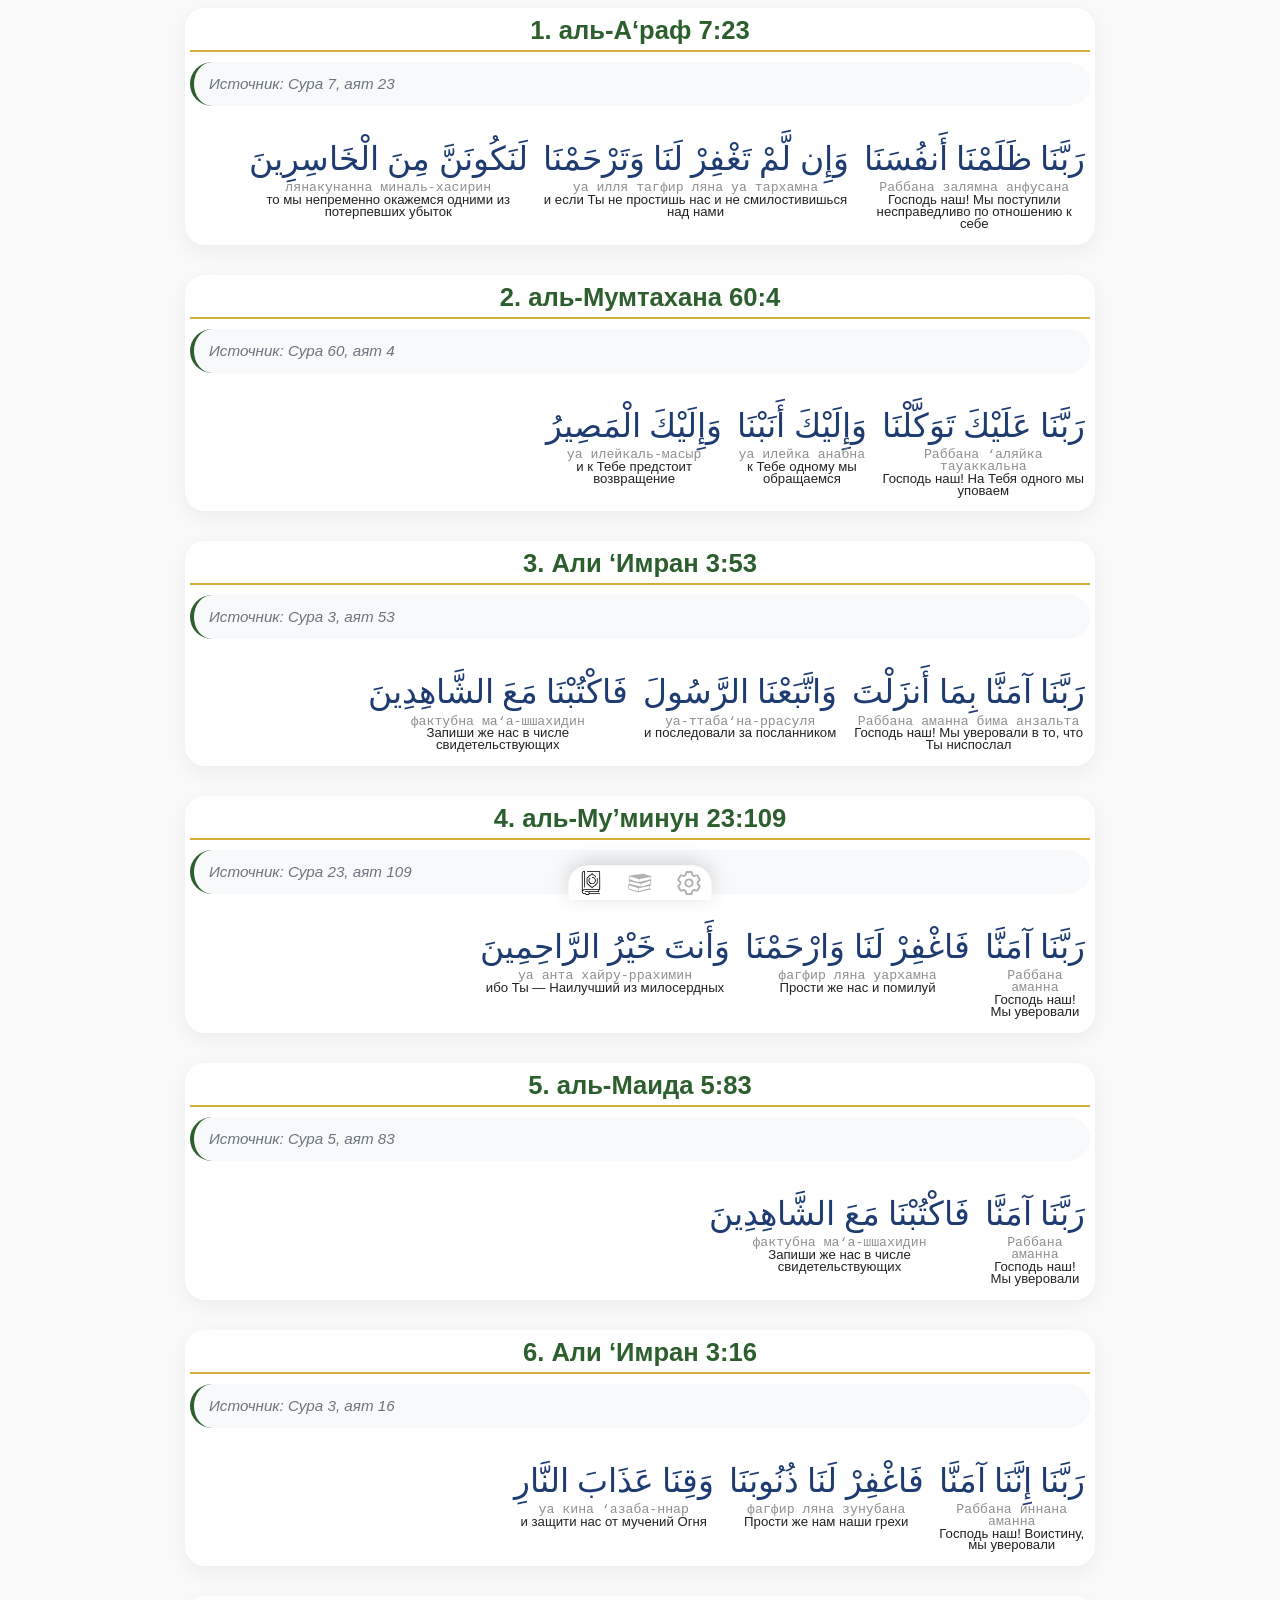
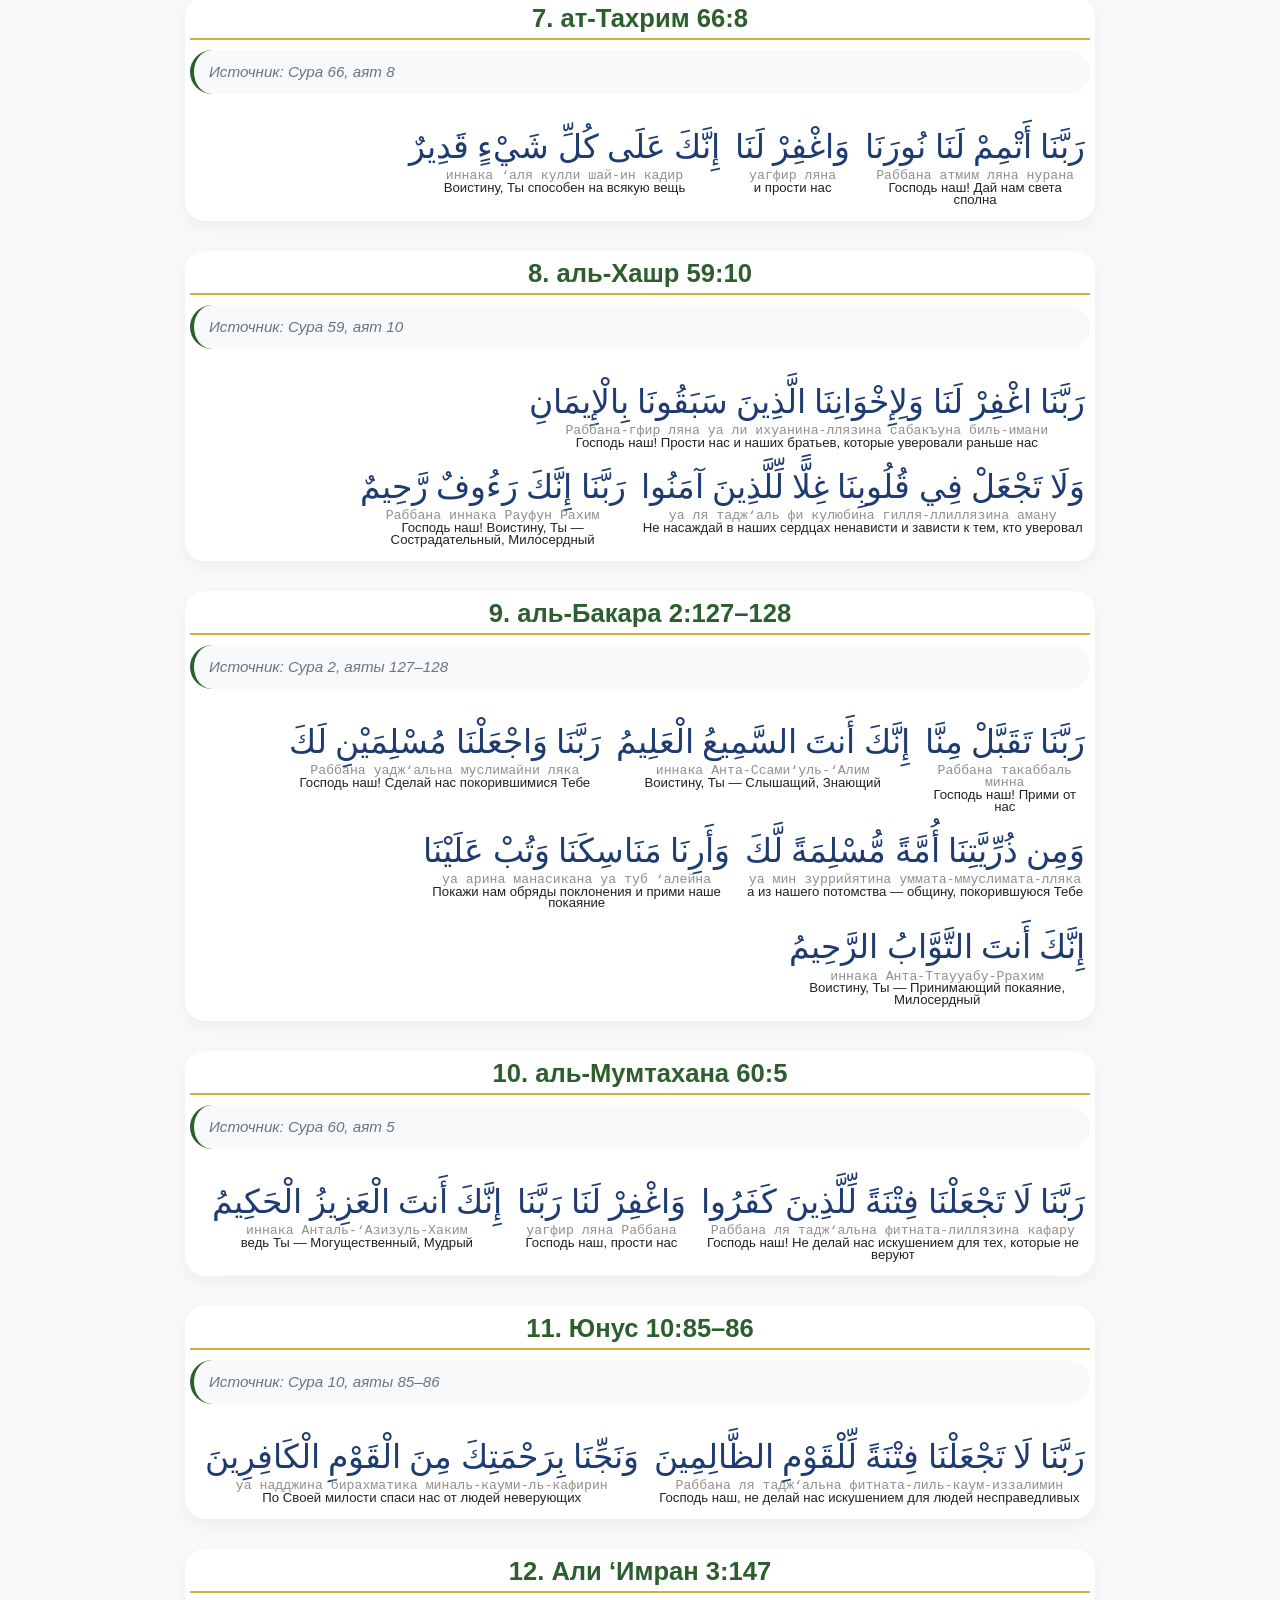
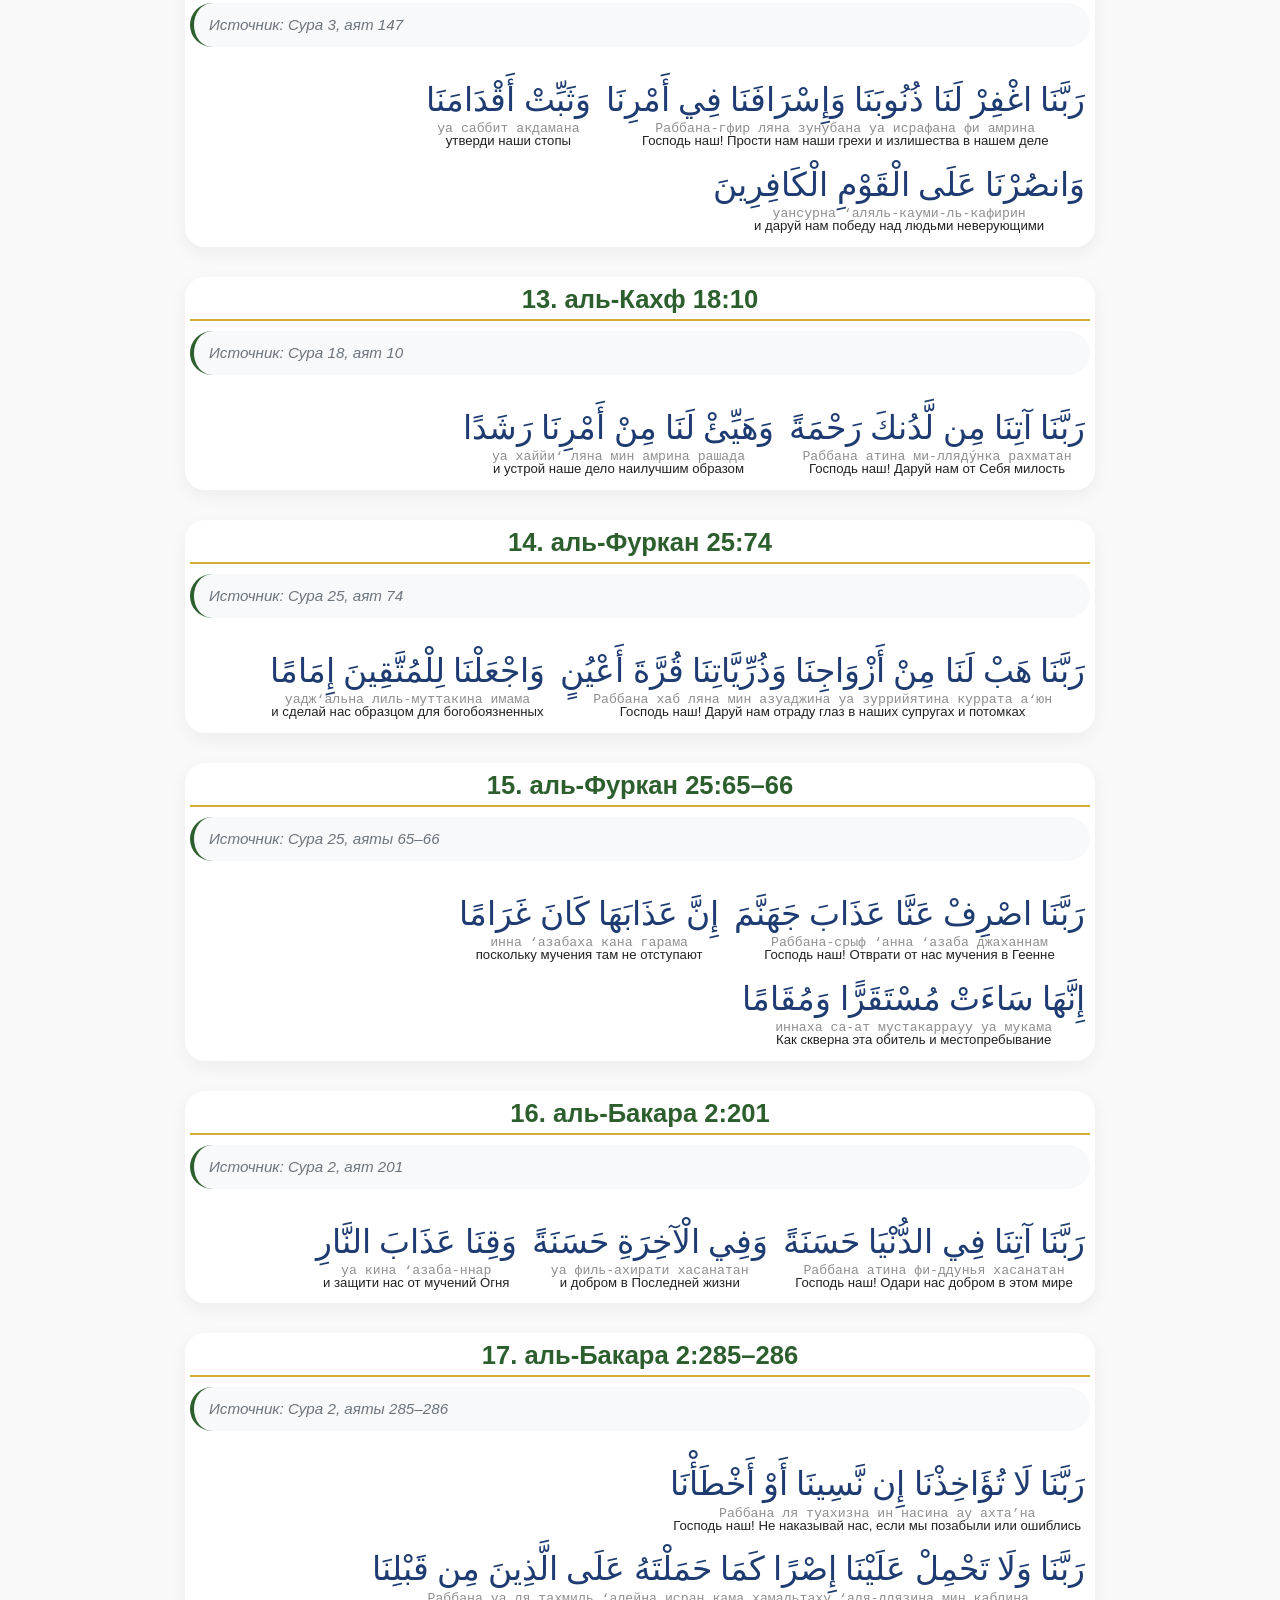
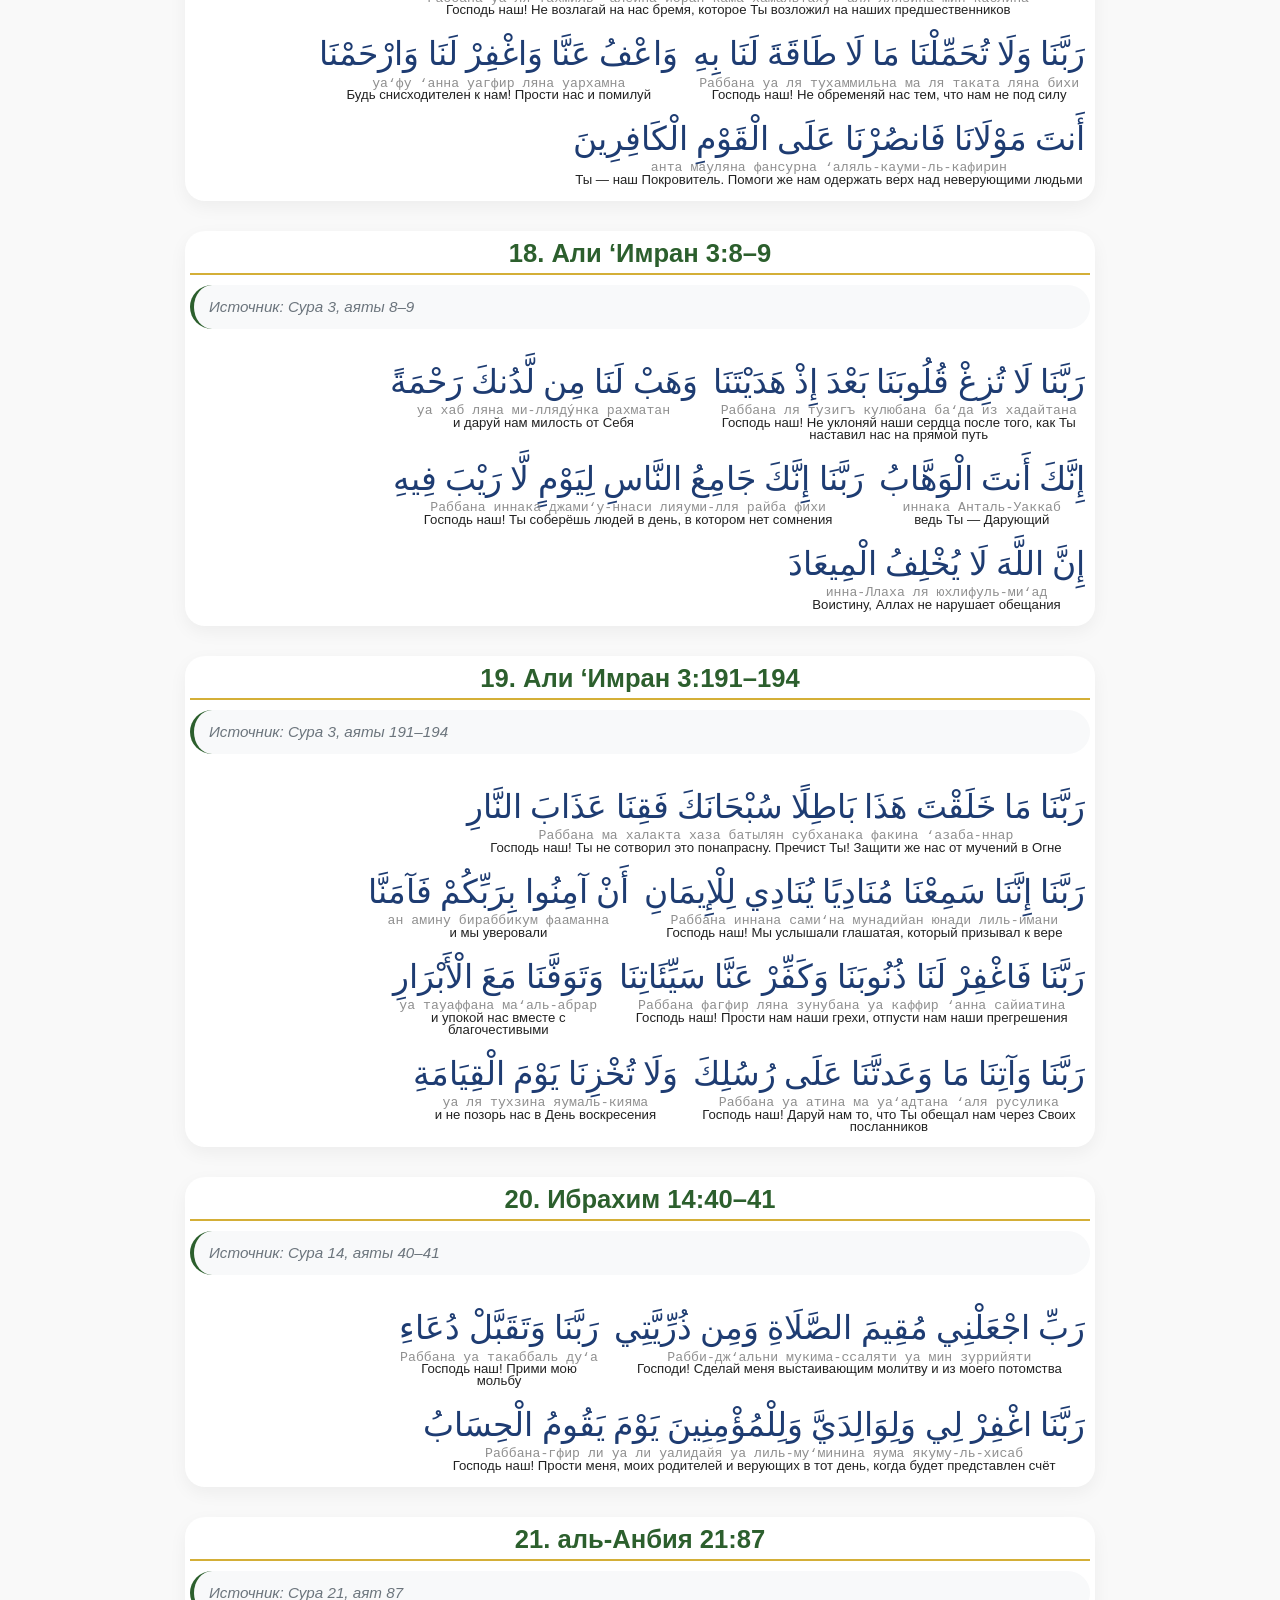
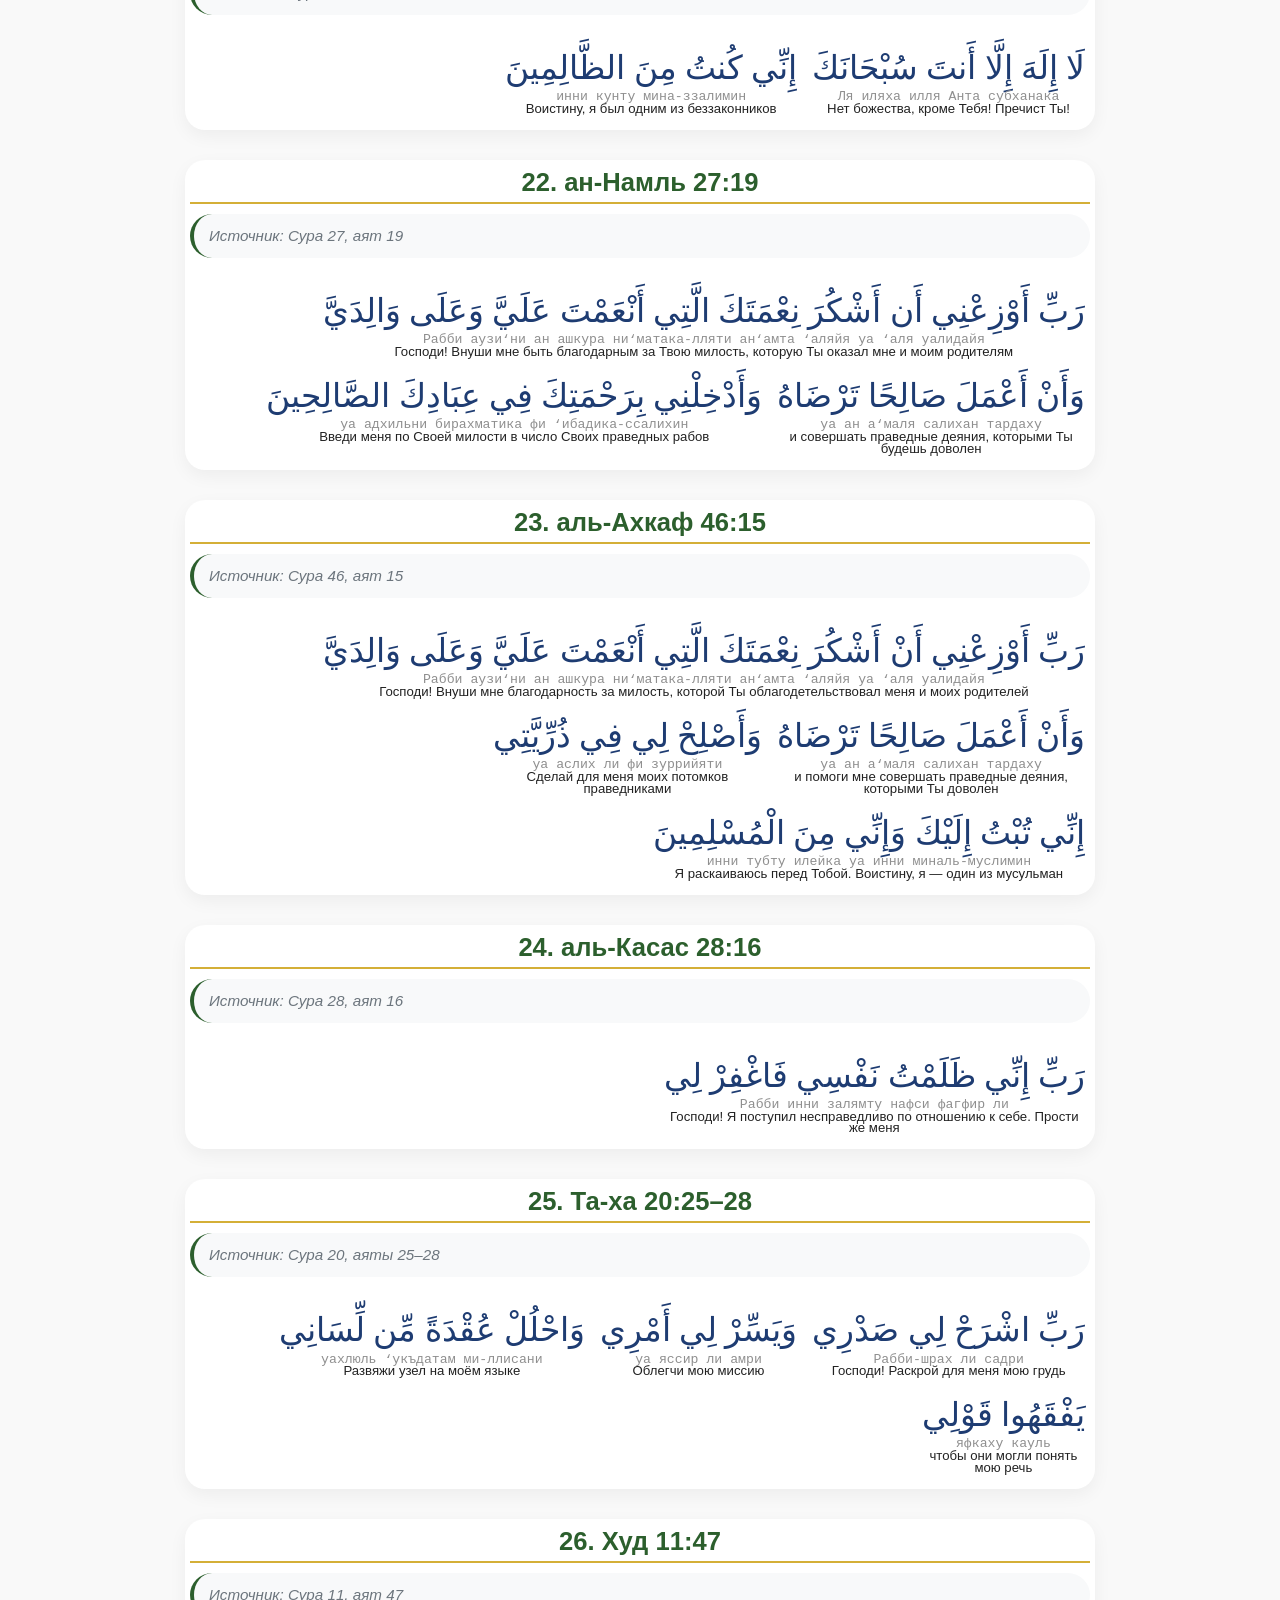
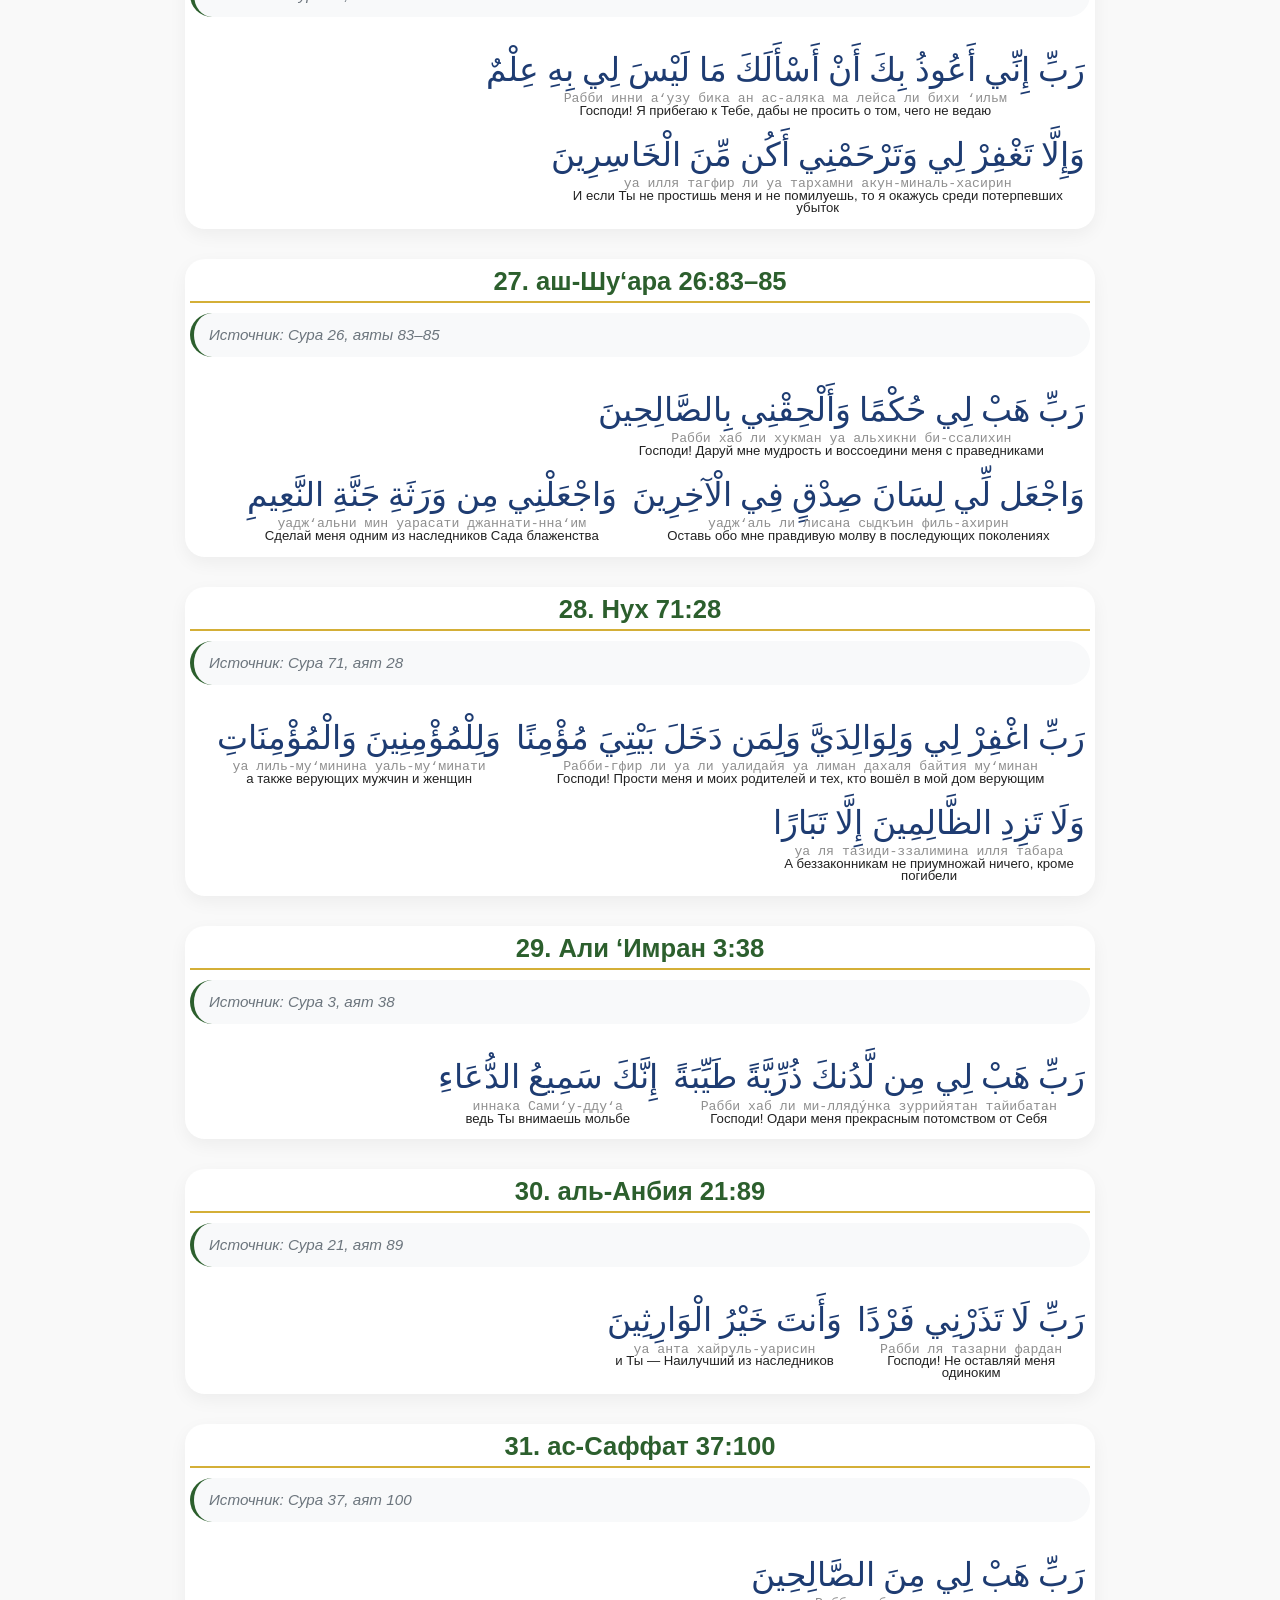
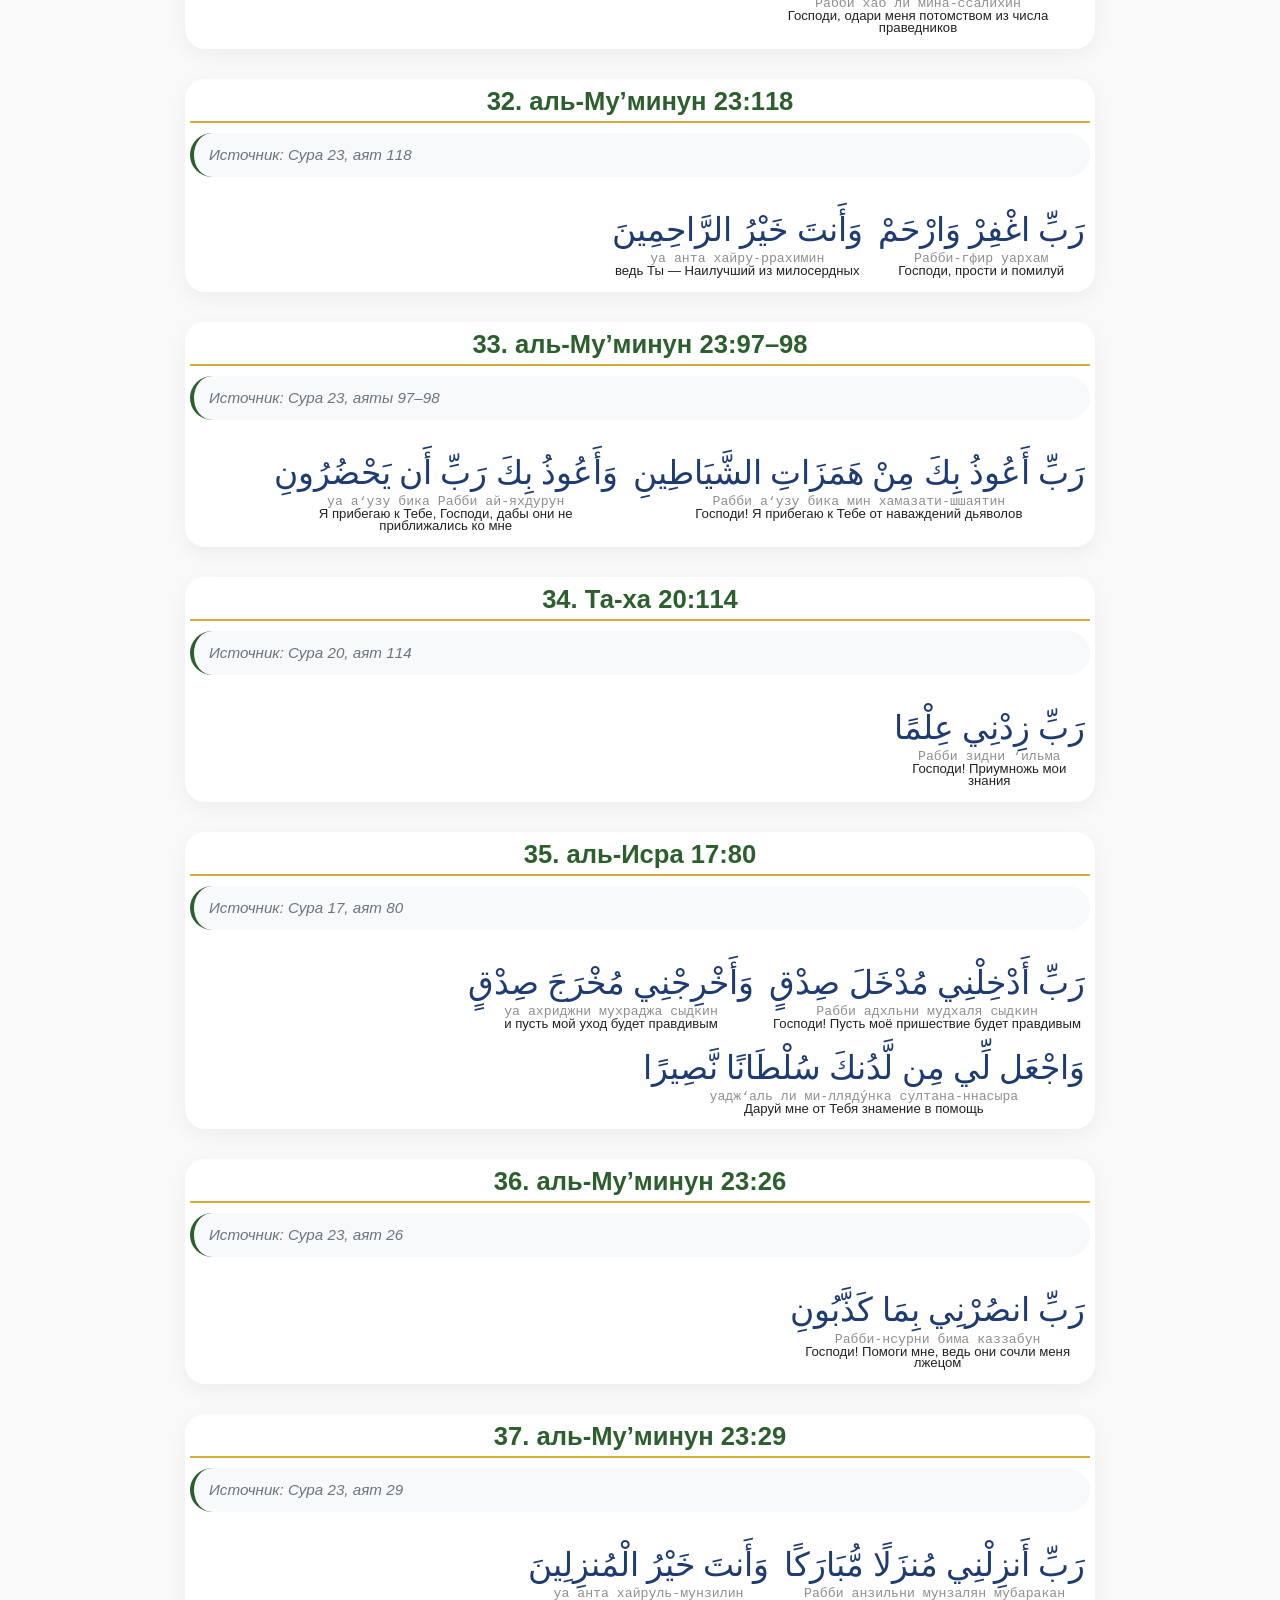
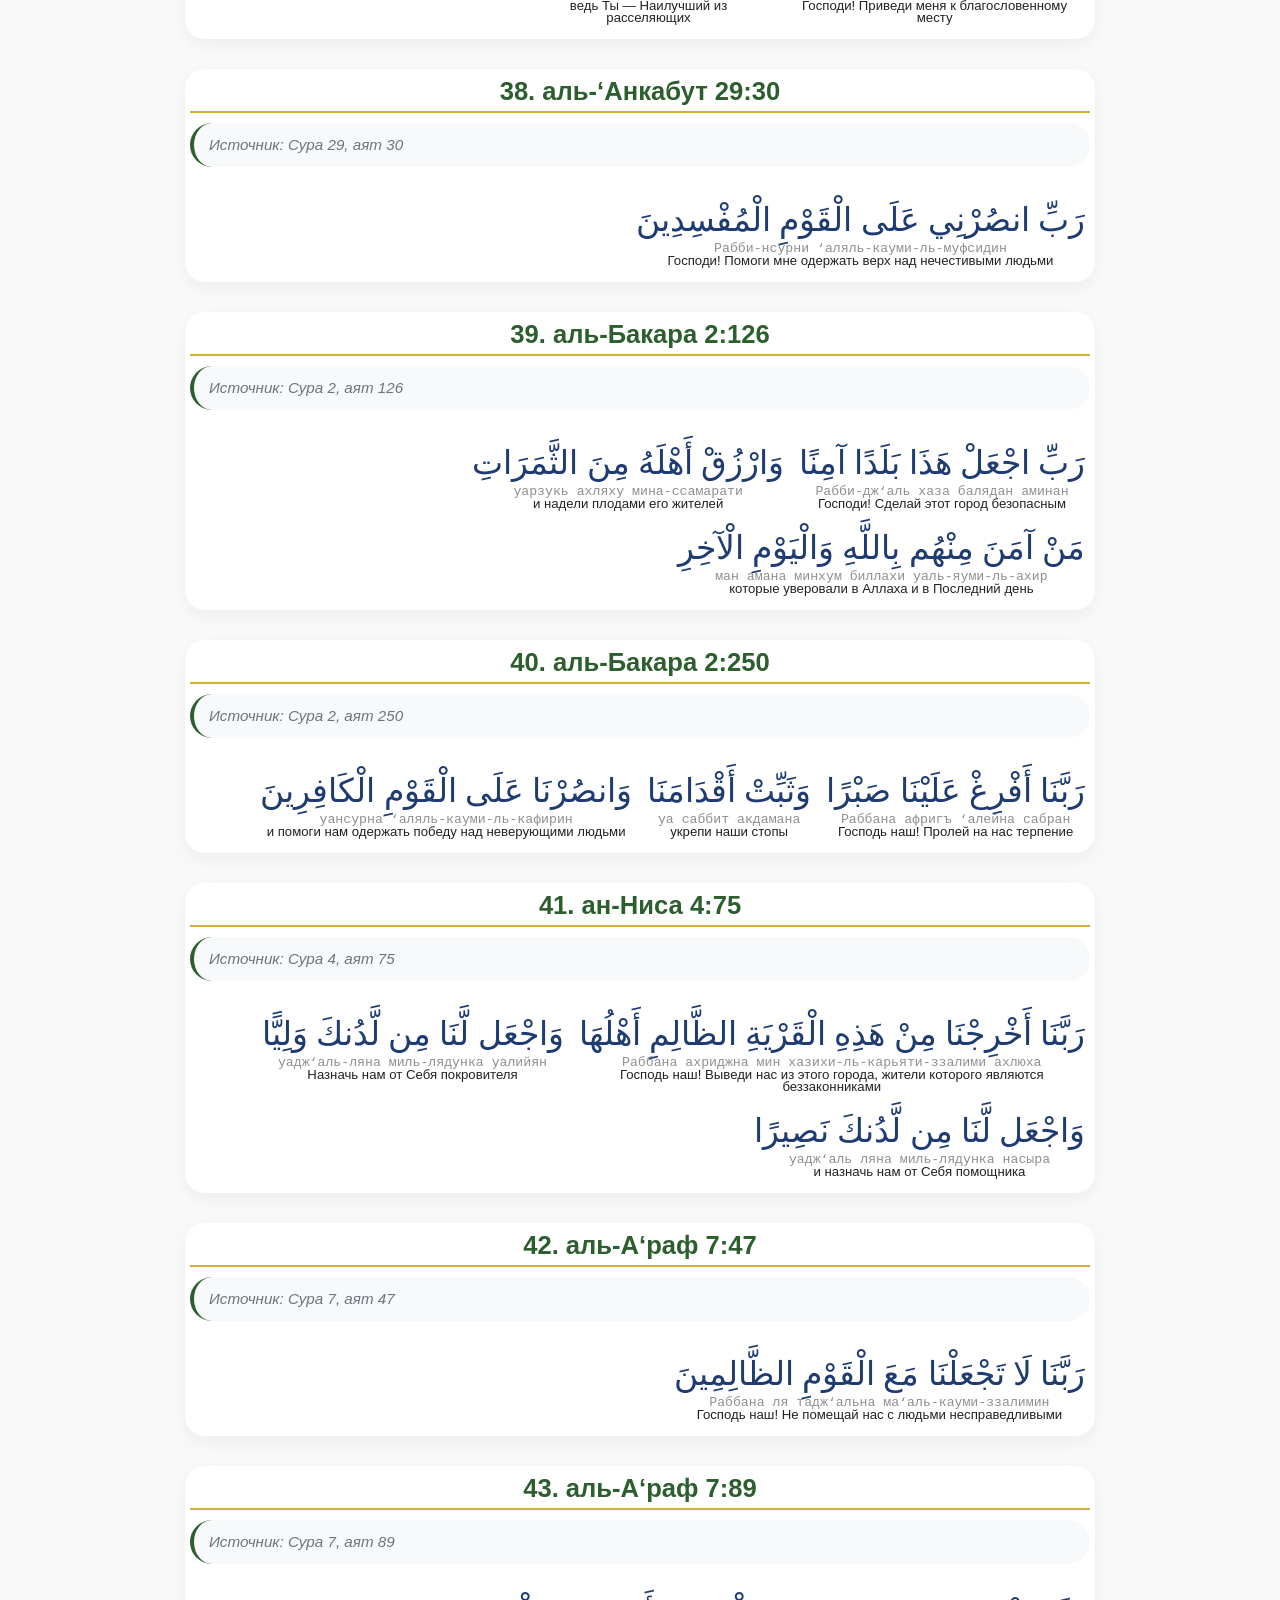
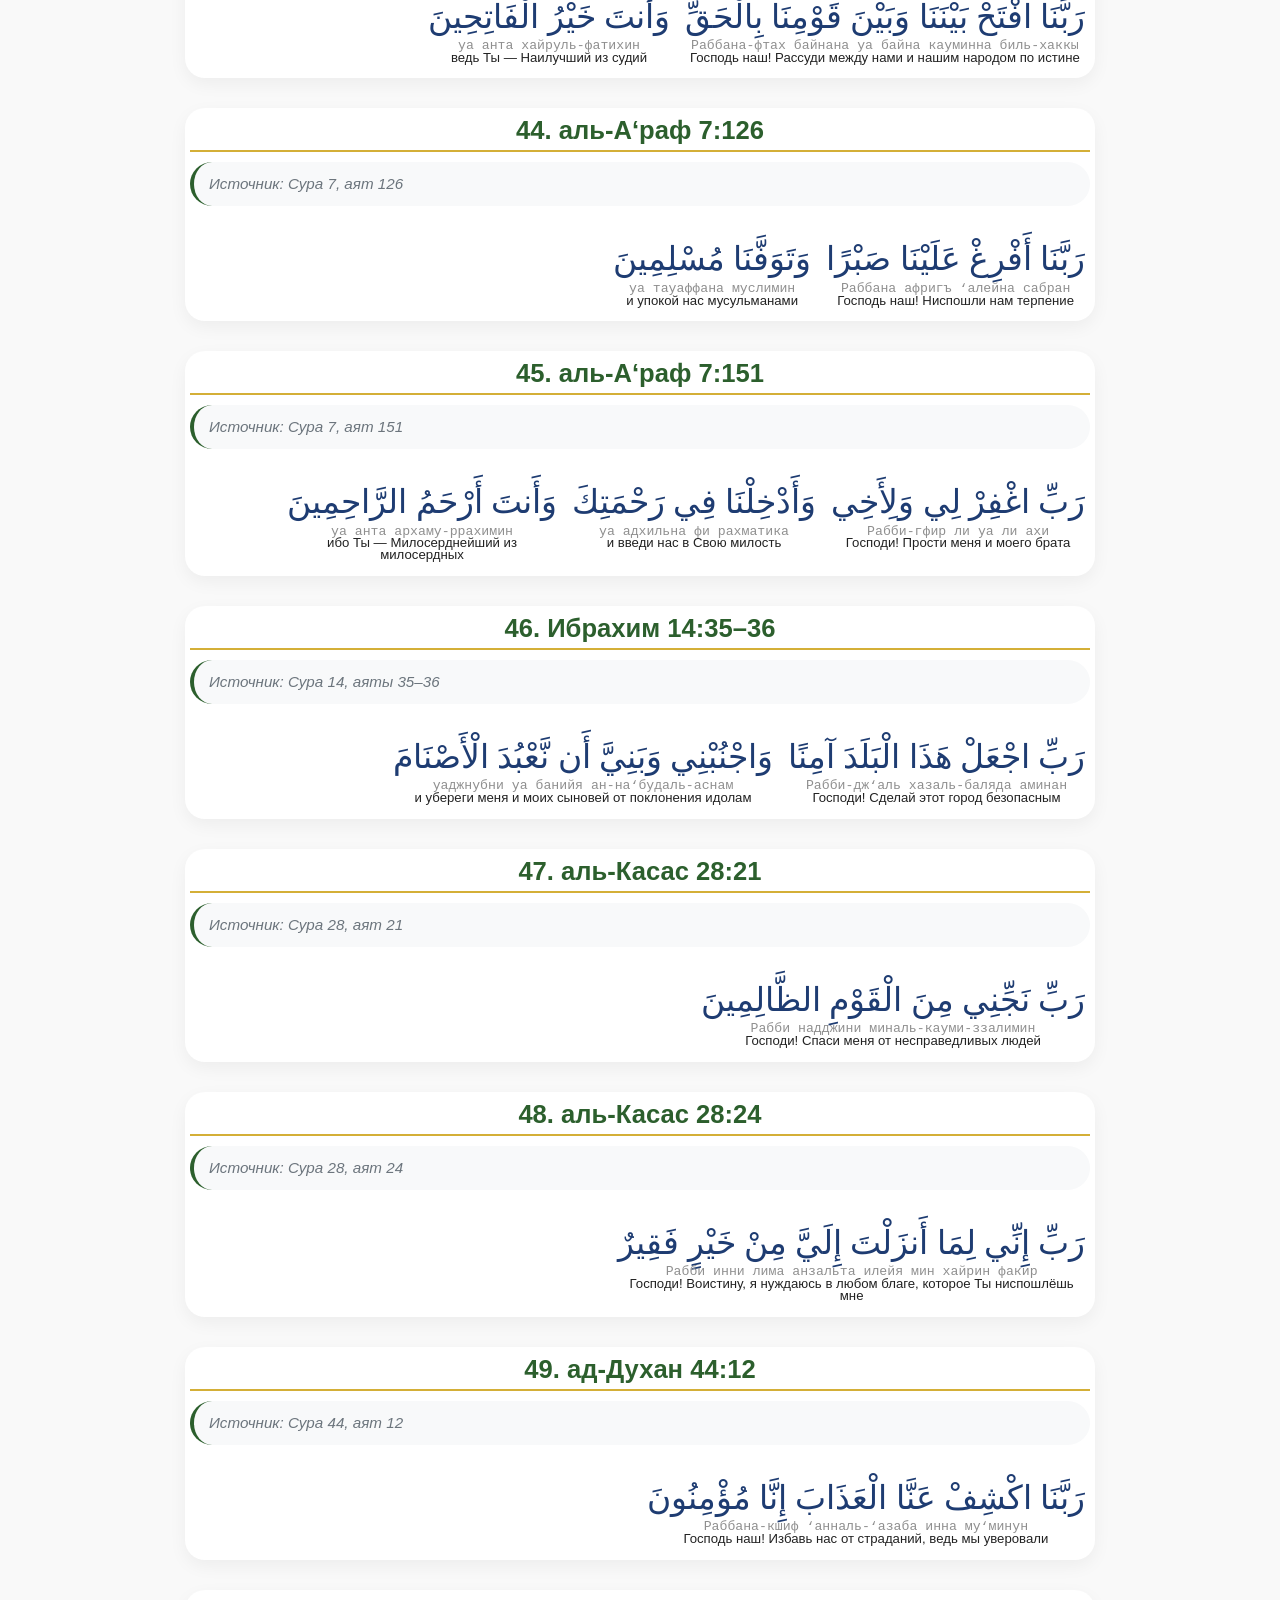
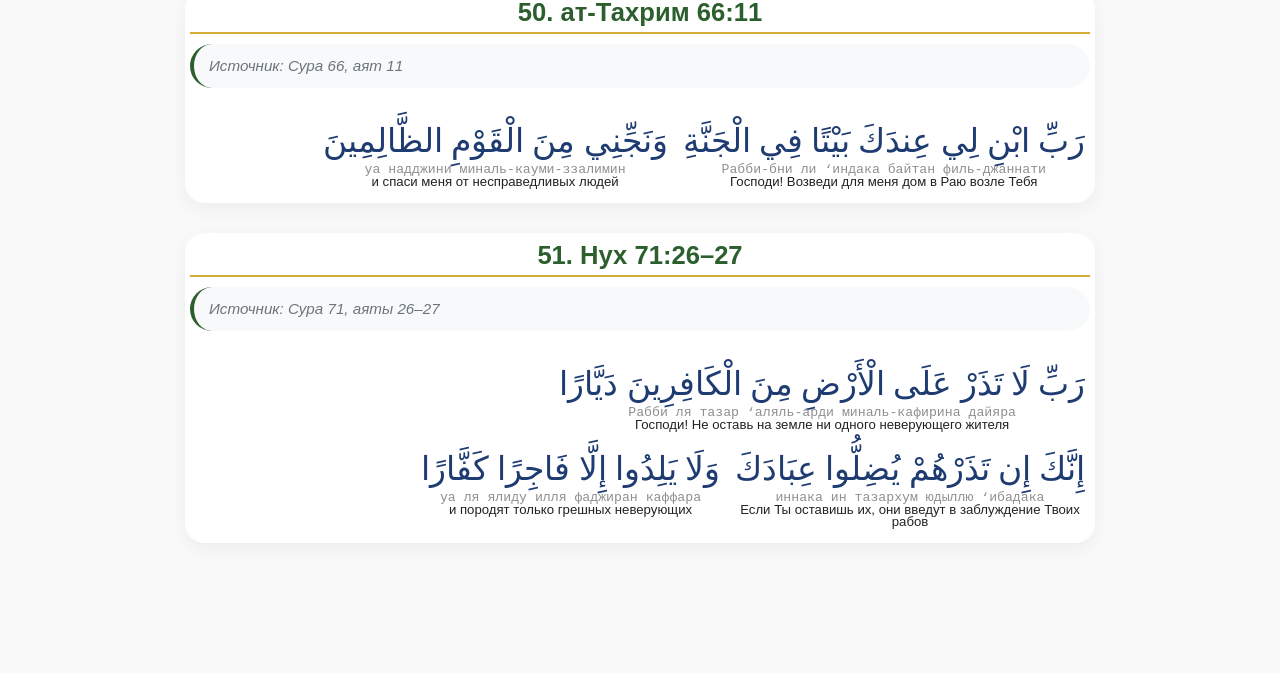
<file: dua_quran.html>
<!DOCTYPE html>
<html lang="ru">
<head>
    <meta charset="UTF-8">
    <meta name="viewport" content="width=device-width, initial-scale=1.0">
    <title>Дуа из Корана</title>
    <link rel="stylesheet" href="css/dua.css" />
</head>
<body>
<!-- 1. аль-А'раф 7:23 -->
<div class="dua-section">
    <div class="title">1. аль-А‘раф 7:23</div>
    <div class="source">Источник: Сура 7, аят 23</div>
    <div class="wrapper">
        <div class="fragment">
            <div class="ar">رَبَّنَا ظَلَمْنَا أَنفُسَنَا</div>
            <div class="trsc">Раббана залямна анфусана</div>
            <div class="ru">Господь наш! Мы поступили несправедливо по отношению к себе</div>
        </div>
        <div class="fragment">
            <div class="ar">وَإِن لَّمْ تَغْفِرْ لَنَا وَتَرْحَمْنَا</div>
            <div class="trsc">уа илля тагфир ляна уа тархамна</div>
            <div class="ru">и если Ты не простишь нас и не смилостивишься над нами</div>
        </div>
        <div class="fragment">
            <div class="ar">لَنَكُونَنَّ مِنَ الْخَاسِرِينَ</div>
            <div class="trsc">лянакунанна миналь-хасирин</div>
            <div class="ru">то мы непременно окажемся одними из потерпевших убыток</div>
        </div>
    </div>
</div>

<!-- 2. аль-Мумтахана 60:4 -->
<div class="dua-section">
    <div class="title">2. аль-Мумтахана 60:4</div>
    <div class="source">Источник: Сура 60, аят 4</div>
    <div class="wrapper">
        <div class="fragment">
            <div class="ar">رَبَّنَا عَلَيْكَ تَوَكَّلْنَا</div>
            <div class="trsc">Раббана ‘аляйка тауаккальна</div>
            <div class="ru">Господь наш! На Тебя одного мы уповаем</div>
        </div>
        <div class="fragment">
            <div class="ar">وَإِلَيْكَ أَنَبْنَا</div>
            <div class="trsc">уа илейка анабна</div>
            <div class="ru">к Тебе одному мы обращаемся</div>
        </div>
        <div class="fragment">
            <div class="ar">وَإِلَيْكَ الْمَصِيرُ</div>
            <div class="trsc">уа илейкаль-масыр</div>
            <div class="ru">и к Тебе предстоит возвращение</div>
        </div>
    </div>
</div>

<!-- 3. Али Имран 3:53 -->
<div class="dua-section">
    <div class="title">3. Али ‘Имран 3:53</div>
    <div class="source">Источник: Сура 3, аят 53</div>
    <div class="wrapper">
        <div class="fragment">
            <div class="ar">رَبَّنَا آمَنَّا بِمَا أَنزَلْتَ</div>
            <div class="trsc">Раббана аманна бима анзальта</div>
            <div class="ru">Господь наш! Мы уверовали в то, что Ты ниспослал</div>
        </div>
        <div class="fragment">
            <div class="ar">وَاتَّبَعْنَا الرَّسُولَ</div>
            <div class="trsc">уа-ттаба‘на-ррасуля</div>
            <div class="ru">и последовали за посланником</div>
        </div>
        <div class="fragment">
            <div class="ar">فَاكْتُبْنَا مَعَ الشَّاهِدِينَ</div>
            <div class="trsc">фактубна ма‘а-шшахидин</div>
            <div class="ru">Запиши же нас в числе свидетельствующих</div>
        </div>
    </div>
</div>

<!-- 4. аль-Му'минун 23:109 -->
<div class="dua-section">
    <div class="title">4. аль-Му’минун 23:109</div>
    <div class="source">Источник: Сура 23, аят 109</div>
    <div class="wrapper">
        <div class="fragment">
            <div class="ar">رَبَّنَا آمَنَّا</div>
            <div class="trsc">Раббана аманна</div>
            <div class="ru">Господь наш! Мы уверовали</div>
        </div>
        <div class="fragment">
            <div class="ar">فَاغْفِرْ لَنَا وَارْحَمْنَا</div>
            <div class="trsc">фагфир ляна уархамна</div>
            <div class="ru">Прости же нас и помилуй</div>
        </div>
        <div class="fragment">
            <div class="ar">وَأَنتَ خَيْرُ الرَّاحِمِينَ</div>
            <div class="trsc">уа анта хайру-ррахимин</div>
            <div class="ru">ибо Ты — Наилучший из милосердных</div>
        </div>
    </div>
</div>

<!-- 5. аль-Маида 5:83 -->
<div class="dua-section">
    <div class="title">5. аль-Маида 5:83</div>
    <div class="source">Источник: Сура 5, аят 83</div>
    <div class="wrapper">
        <div class="fragment">
            <div class="ar">رَبَّنَا آمَنَّا</div>
            <div class="trsc">Раббана аманна</div>
            <div class="ru">Господь наш! Мы уверовали</div>
        </div>
        <div class="fragment">
            <div class="ar">فَاكْتُبْنَا مَعَ الشَّاهِدِينَ</div>
            <div class="trsc">фактубна ма‘а-шшахидин</div>
            <div class="ru">Запиши же нас в числе свидетельствующих</div>
        </div>
    </div>
</div>

<!-- 6. Али Имран 3:16 -->
<div class="dua-section">
    <div class="title">6. Али ‘Имран 3:16</div>
    <div class="source">Источник: Сура 3, аят 16</div>
    <div class="wrapper">
        <div class="fragment">
            <div class="ar">رَبَّنَا إِنَّنَا آمَنَّا</div>
            <div class="trsc">Раббана иннана аманна</div>
            <div class="ru">Господь наш! Воистину, мы уверовали</div>
        </div>
        <div class="fragment">
            <div class="ar">فَاغْفِرْ لَنَا ذُنُوبَنَا</div>
            <div class="trsc">фагфир ляна зунубана</div>
            <div class="ru">Прости же нам наши грехи</div>
        </div>
        <div class="fragment">
            <div class="ar">وَقِنَا عَذَابَ النَّارِ</div>
            <div class="trsc">уа кина ‘азаба-ннар</div>
            <div class="ru">и защити нас от мучений Огня</div>
        </div>
    </div>
</div>

<!-- 7. ат-Тахрим 66:8 -->
<div class="dua-section">
    <div class="title">7. ат-Тахрим 66:8</div>
    <div class="source">Источник: Сура 66, аят 8</div>
    <div class="wrapper">
        <div class="fragment">
            <div class="ar">رَبَّنَا أَتْمِمْ لَنَا نُورَنَا</div>
            <div class="trsc">Раббана атмим ляна нурана</div>
            <div class="ru">Господь наш! Дай нам света сполна</div>
        </div>
        <div class="fragment">
            <div class="ar">وَاغْفِرْ لَنَا</div>
            <div class="trsc">уагфир ляна</div>
            <div class="ru">и прости нас</div>
        </div>
        <div class="fragment">
            <div class="ar">إِنَّكَ عَلَى كُلِّ شَيْءٍ قَدِيرٌ</div>
            <div class="trsc">иннака ‘аля кулли шай-ин кадир</div>
            <div class="ru">Воистину, Ты способен на всякую вещь</div>
        </div>
    </div>
</div>

<!-- 8. аль-Хашр 59:10 -->
<div class="dua-section">
    <div class="title">8. аль-Хашр 59:10</div>
    <div class="source">Источник: Сура 59, аят 10</div>
    <div class="wrapper">
        <div class="fragment">
            <div class="ar">رَبَّنَا اغْفِرْ لَنَا وَلِإِخْوَانِنَا الَّذِينَ سَبَقُونَا بِالْإِيمَانِ</div>
            <div class="trsc">Раббана-гфир ляна уа ли ихуанина-ллязина сабакъуна биль-имани</div>
            <div class="ru">Господь наш! Прости нас и наших братьев, которые уверовали раньше нас</div>
        </div>
        <div class="fragment">
            <div class="ar">وَلَا تَجْعَلْ فِي قُلُوبِنَا غِلًّا لِّلَّذِينَ آمَنُوا</div>
            <div class="trsc">уа ля тадж‘аль фи кулюбина гилля-ллиллязина аману</div>
            <div class="ru">Не насаждай в наших сердцах ненависти и зависти к тем, кто уверовал</div>
        </div>
        <div class="fragment">
            <div class="ar">رَبَّنَا إِنَّكَ رَءُوفٌ رَّحِيمٌ</div>
            <div class="trsc">Раббана иннака Рауфун Рахим</div>
            <div class="ru">Господь наш! Воистину, Ты — Сострадательный, Милосердный</div>
        </div>
    </div>
</div>

<!-- 9. аль-Бакара 2:127-128 -->
<div class="dua-section">
    <div class="title">9. аль-Бакара 2:127–128</div>
    <div class="source">Источник: Сура 2, аяты 127–128</div>
    <div class="wrapper">
        <div class="fragment">
            <div class="ar">رَبَّنَا تَقَبَّلْ مِنَّا</div>
            <div class="trsc">Раббана такаббаль минна</div>
            <div class="ru">Господь наш! Прими от нас</div>
        </div>
        <div class="fragment">
            <div class="ar">إِنَّكَ أَنتَ السَّمِيعُ الْعَلِيمُ</div>
            <div class="trsc">иннака Анта-Ссами‘уль-‘Алим</div>
            <div class="ru">Воистину, Ты — Слышащий, Знающий</div>
        </div>
        <div class="fragment">
            <div class="ar">رَبَّنَا وَاجْعَلْنَا مُسْلِمَيْنِ لَكَ</div>
            <div class="trsc">Раббана уадж‘альна муслимайни ляка</div>
            <div class="ru">Господь наш! Сделай нас покорившимися Тебе</div>
        </div>
        <div class="fragment">
            <div class="ar">وَمِن ذُرِّيَّتِنَا أُمَّةً مُّسْلِمَةً لَّكَ</div>
            <div class="trsc">уа мин зуррийятина уммата-ммуслимата-лляка</div>
            <div class="ru">а из нашего потомства — общину, покорившуюся Тебе</div>
        </div>
        <div class="fragment">
            <div class="ar">وَأَرِنَا مَنَاسِكَنَا وَتُبْ عَلَيْنَا</div>
            <div class="trsc">уа арина манасикана уа туб ‘алейна</div>
            <div class="ru">Покажи нам обряды поклонения и прими наше покаяние</div>
        </div>
        <div class="fragment">
            <div class="ar">إِنَّكَ أَنتَ التَّوَّابُ الرَّحِيمُ</div>
            <div class="trsc">иннака Анта-Ттаууабу-Ррахим</div>
            <div class="ru">Воистину, Ты — Принимающий покаяние, Милосердный</div>
        </div>
    </div>
</div>

<!-- 10. аль-Мумтахана 60:5 -->
<div class="dua-section">
    <div class="title">10. аль-Мумтахана 60:5</div>
    <div class="source">Источник: Сура 60, аят 5</div>
    <div class="wrapper">
        <div class="fragment">
            <div class="ar">رَبَّنَا لَا تَجْعَلْنَا فِتْنَةً لِّلَّذِينَ كَفَرُوا</div>
            <div class="trsc">Раббана ля тадж‘альна фитната-лиллязина кафару</div>
            <div class="ru">Господь наш! Не делай нас искушением для тех, которые не веруют</div>
        </div>
        <div class="fragment">
            <div class="ar">وَاغْفِرْ لَنَا رَبَّنَا</div>
            <div class="trsc">уагфир ляна Раббана</div>
            <div class="ru">Господь наш, прости нас</div>
        </div>
        <div class="fragment">
            <div class="ar">إِنَّكَ أَنتَ الْعَزِيزُ الْحَكِيمُ</div>
            <div class="trsc">иннака Анталь-‘Азизуль-Хаким</div>
            <div class="ru">ведь Ты — Могущественный, Мудрый</div>
        </div>
    </div>
</div>

<!-- 11. Юнус 10:85-86 -->
<div class="dua-section">
    <div class="title">11. Юнус 10:85–86</div>
    <div class="source">Источник: Сура 10, аяты 85–86</div>
    <div class="wrapper">
        <div class="fragment">
            <div class="ar">رَبَّنَا لَا تَجْعَلْنَا فِتْنَةً لِّلْقَوْمِ الظَّالِمِينَ</div>
            <div class="trsc">Раббана ля тадж‘альна фитната-лиль-каум-иззалимин</div>
            <div class="ru">Господь наш, не делай нас искушением для людей несправедливых</div>
        </div>
        <div class="fragment">
            <div class="ar">وَنَجِّنَا بِرَحْمَتِكَ مِنَ الْقَوْمِ الْكَافِرِينَ</div>
            <div class="trsc">уа надджина бирахматика миналь-кауми-ль-кафирин</div>
            <div class="ru">По Своей милости спаси нас от людей неверующих</div>
        </div>
    </div>
</div>

<!-- 12. Али Имран 3:147 -->
<div class="dua-section">
    <div class="title">12. Али ‘Имран 3:147</div>
    <div class="source">Источник: Сура 3, аят 147</div>
    <div class="wrapper">
        <div class="fragment">
            <div class="ar">رَبَّنَا اغْفِرْ لَنَا ذُنُوبَنَا وَإِسْرَافَنَا فِي أَمْرِنَا</div>
            <div class="trsc">Раббана-гфир ляна зунубана уа исрафана фи амрина</div>
            <div class="ru">Господь наш! Прости нам наши грехи и излишества в нашем деле</div>
        </div>
        <div class="fragment">
            <div class="ar">وَثَبِّتْ أَقْدَامَنَا</div>
            <div class="trsc">уа саббит акдамана</div>
            <div class="ru">утверди наши стопы</div>
        </div>
        <div class="fragment">
            <div class="ar">وَانصُرْنَا عَلَى الْقَوْمِ الْكَافِرِينَ</div>
            <div class="trsc">уансурна ‘аляль-кауми-ль-кафирин</div>
            <div class="ru">и даруй нам победу над людьми неверующими</div>
        </div>
    </div>
</div>

<!-- 13. аль-Кахф 18:10 -->
<div class="dua-section">
    <div class="title">13. аль-Кахф 18:10</div>
    <div class="source">Источник: Сура 18, аят 10</div>
    <div class="wrapper">
        <div class="fragment">
            <div class="ar">رَبَّنَا آتِنَا مِن لَّدُنكَ رَحْمَةً</div>
            <div class="trsc">Раббана атина ми-лляду́нка рахматан</div>
            <div class="ru">Господь наш! Даруй нам от Себя милость</div>
        </div>
        <div class="fragment">
            <div class="ar">وَهَيِّئْ لَنَا مِنْ أَمْرِنَا رَشَدًا</div>
            <div class="trsc">уа хаййи‘ ляна мин амрина рашада</div>
            <div class="ru">и устрой наше дело наилучшим образом</div>
        </div>
    </div>
</div>

<!-- 14. аль-Фуркан 25:74 -->
<div class="dua-section">
    <div class="title">14. аль-Фуркан 25:74</div>
    <div class="source">Источник: Сура 25, аят 74</div>
    <div class="wrapper">
        <div class="fragment">
            <div class="ar">رَبَّنَا هَبْ لَنَا مِنْ أَزْوَاجِنَا وَذُرِّيَّاتِنَا قُرَّةَ أَعْيُنٍ</div>
            <div class="trsc">Раббана хаб ляна мин азуаджина уа зуррийятина куррата а‘юн</div>
            <div class="ru">Господь наш! Даруй нам отраду глаз в наших супругах и потомках</div>
        </div>
        <div class="fragment">
            <div class="ar">وَاجْعَلْنَا لِلْمُتَّقِينَ إِمَامًا</div>
            <div class="trsc">уадж‘альна лиль-муттакина имама</div>
            <div class="ru">и сделай нас образцом для богобоязненных</div>
        </div>
    </div>
</div>

<!-- 15. аль-Фуркан 25:65-66 -->
<div class="dua-section">
    <div class="title">15. аль-Фуркан 25:65–66</div>
    <div class="source">Источник: Сура 25, аяты 65–66</div>
    <div class="wrapper">
        <div class="fragment">
            <div class="ar">رَبَّنَا اصْرِفْ عَنَّا عَذَابَ جَهَنَّمَ</div>
            <div class="trsc">Раббана-срыф ‘анна ‘азаба джаханнам</div>
            <div class="ru">Господь наш! Отврати от нас мучения в Геенне</div>
        </div>
        <div class="fragment">
            <div class="ar">إِنَّ عَذَابَهَا كَانَ غَرَامًا</div>
            <div class="trsc">инна ‘азабаха кана гарама</div>
            <div class="ru">поскольку мучения там не отступают</div>
        </div>
        <div class="fragment">
            <div class="ar">إِنَّهَا سَاءَتْ مُسْتَقَرًّا وَمُقَامًا</div>
            <div class="trsc">иннаха са-ат мустакаррауу уа мукама</div>
            <div class="ru">Как скверна эта обитель и местопребывание</div>
        </div>
    </div>
</div>

<!-- 16. аль-Бакара 2:201 -->
<div class="dua-section">
    <div class="title">16. аль-Бакара 2:201</div>
    <div class="source">Источник: Сура 2, аят 201</div>
    <div class="wrapper">
        <div class="fragment">
            <div class="ar">رَبَّنَا آتِنَا فِي الدُّنْيَا حَسَنَةً</div>
            <div class="trsc">Раббана атина фи-ддунья хасанатан</div>
            <div class="ru">Господь наш! Одари нас добром в этом мире</div>
        </div>
        <div class="fragment">
            <div class="ar">وَفِي الْآخِرَةِ حَسَنَةً</div>
            <div class="trsc">уа филь-ахирати хасанатан</div>
            <div class="ru">и добром в Последней жизни</div>
        </div>
        <div class="fragment">
            <div class="ar">وَقِنَا عَذَابَ النَّارِ</div>
            <div class="trsc">уа кина ‘азаба-ннар</div>
            <div class="ru">и защити нас от мучений Огня</div>
        </div>
    </div>
</div>

<!-- 17. аль-Бакара 2:285-286 -->
<div class="dua-section">
    <div class="title">17. аль-Бакара 2:285–286</div>
    <div class="source">Источник: Сура 2, аяты 285–286</div>
    <div class="wrapper">
        <div class="fragment">
            <div class="ar">رَبَّنَا لَا تُؤَاخِذْنَا إِن نَّسِينَا أَوْ أَخْطَأْنَا</div>
            <div class="trsc">Раббана ля туахизна ин насина ау ахта’на</div>
            <div class="ru">Господь наш! Не наказывай нас, если мы позабыли или ошиблись</div>
        </div>
        <div class="fragment">
            <div class="ar">رَبَّنَا وَلَا تَحْمِلْ عَلَيْنَا إِصْرًا كَمَا حَمَلْتَهُ عَلَى الَّذِينَ مِن قَبْلِنَا</div>
            <div class="trsc">Раббана уа ля тахмиль ‘алейна исран кама хамальтаху ‘аля-ллязина мин каблина</div>
            <div class="ru">Господь наш! Не возлагай на нас бремя, которое Ты возложил на наших предшественников</div>
        </div>
        <div class="fragment">
            <div class="ar">رَبَّنَا وَلَا تُحَمِّلْنَا مَا لَا طَاقَةَ لَنَا بِهِ</div>
            <div class="trsc">Раббана уа ля тухаммильна ма ля таката ляна бихи</div>
            <div class="ru">Господь наш! Не обременяй нас тем, что нам не под силу</div>
        </div>
        <div class="fragment">
            <div class="ar">وَاعْفُ عَنَّا وَاغْفِرْ لَنَا وَارْحَمْنَا</div>
            <div class="trsc">уа‘фу ‘анна уагфир ляна уархамна</div>
            <div class="ru">Будь снисходителен к нам! Прости нас и помилуй</div>
        </div>
        <div class="fragment">
            <div class="ar">أَنتَ مَوْلَانَا فَانصُرْنَا عَلَى الْقَوْمِ الْكَافِرِينَ</div>
            <div class="trsc">анта мауляна фансурна ‘аляль-кауми-ль-кафирин</div>
            <div class="ru">Ты — наш Покровитель. Помоги же нам одержать верх над неверующими людьми</div>
        </div>
    </div>
</div>

<!-- 18. Али Имран 3:8-9 -->
<div class="dua-section">
    <div class="title">18. Али ‘Имран 3:8–9</div>
    <div class="source">Источник: Сура 3, аяты 8–9</div>
    <div class="wrapper">
        <div class="fragment">
            <div class="ar">رَبَّنَا لَا تُزِغْ قُلُوبَنَا بَعْدَ إِذْ هَدَيْتَنَا</div>
            <div class="trsc">Раббана ля тузигъ кулюбана ба‘да из хадайтана</div>
            <div class="ru">Господь наш! Не уклоняй наши сердца после того, как Ты наставил нас на прямой путь</div>
        </div>
        <div class="fragment">
            <div class="ar">وَهَبْ لَنَا مِن لَّدُنكَ رَحْمَةً</div>
            <div class="trsc">уа хаб ляна ми-лляду́нка рахматан</div>
            <div class="ru">и даруй нам милость от Себя</div>
        </div>
        <div class="fragment">
            <div class="ar">إِنَّكَ أَنتَ الْوَهَّابُ</div>
            <div class="trsc">иннака Анталь-Уаккаб</div>
            <div class="ru">ведь Ты — Дарующий</div>
        </div>
        <div class="fragment">
            <div class="ar">رَبَّنَا إِنَّكَ جَامِعُ النَّاسِ لِيَوْمٍ لَّا رَيْبَ فِيهِ</div>
            <div class="trsc">Раббана иннака джами‘у-ннаси лияуми-лля райба фихи</div>
            <div class="ru">Господь наш! Ты соберёшь людей в день, в котором нет сомнения</div>
        </div>
        <div class="fragment">
            <div class="ar">إِنَّ اللَّهَ لَا يُخْلِفُ الْمِيعَادَ</div>
            <div class="trsc">инна-Ллаха ля юхлифуль-ми‘ад</div>
            <div class="ru">Воистину, Аллах не нарушает обещания</div>
        </div>
    </div>
</div>

<!-- 19. Али Имран 3:191-194 -->
<div class="dua-section">
    <div class="title">19. Али ‘Имран 3:191–194</div>
    <div class="source">Источник: Сура 3, аяты 191–194</div>
    <div class="wrapper">
        <div class="fragment">
            <div class="ar">رَبَّنَا مَا خَلَقْتَ هَذَا بَاطِلًا سُبْحَانَكَ فَقِنَا عَذَابَ النَّارِ</div>
            <div class="trsc">Раббана ма халакта хаза батылян субханака факина ‘азаба-ннар</div>
            <div class="ru">Господь наш! Ты не сотворил это понапрасну. Пречист Ты! Защити же нас от мучений в Огне</div>
        </div>
        <div class="fragment">
            <div class="ar">رَبَّنَا إِنَّنَا سَمِعْنَا مُنَادِيًا يُنَادِي لِلْإِيمَانِ</div>
            <div class="trsc">Раббана иннана сами‘на мунадийан юнади лиль-имани</div>
            <div class="ru">Господь наш! Мы услышали глашатая, который призывал к вере</div>
        </div>
        <div class="fragment">
            <div class="ar">أَنْ آمِنُوا بِرَبِّكُمْ فَآمَنَّا</div>
            <div class="trsc">ан амину бираббикум фааманна</div>
            <div class="ru">и мы уверовали</div>
        </div>
        <div class="fragment">
            <div class="ar">رَبَّنَا فَاغْفِرْ لَنَا ذُنُوبَنَا وَكَفِّرْ عَنَّا سَيِّئَاتِنَا</div>
            <div class="trsc">Раббана фагфир ляна зунубана уа каффир ‘анна сайиатина</div>
            <div class="ru">Господь наш! Прости нам наши грехи, отпусти нам наши прегрешения</div>
        </div>
        <div class="fragment">
            <div class="ar">وَتَوَفَّنَا مَعَ الْأَبْرَارِ</div>
            <div class="trsc">уа тауаффана ма‘аль-абрар</div>
            <div class="ru">и упокой нас вместе с благочестивыми</div>
        </div>
        <div class="fragment">
            <div class="ar">رَبَّنَا وَآتِنَا مَا وَعَدتَّنَا عَلَى رُسُلِكَ</div>
            <div class="trsc">Раббана уа атина ма уа‘адтана ‘аля русулика</div>
            <div class="ru">Господь наш! Даруй нам то, что Ты обещал нам через Своих посланников</div>
        </div>
        <div class="fragment">
            <div class="ar">وَلَا تُخْزِنَا يَوْمَ الْقِيَامَةِ</div>
            <div class="trsc">уа ля тухзина яумаль-кияма</div>
            <div class="ru">и не позорь нас в День воскресения</div>
        </div>
    </div>
</div>

<!-- 20. Ибрахим 14:40-41 -->
<div class="dua-section">
    <div class="title">20. Ибрахим 14:40–41</div>
    <div class="source">Источник: Сура 14, аяты 40–41</div>
    <div class="wrapper">
        <div class="fragment">
            <div class="ar">رَبِّ اجْعَلْنِي مُقِيمَ الصَّلَاةِ وَمِن ذُرِّيَّتِي</div>
            <div class="trsc">Рабби-дж‘альни мукима-ссаляти уа мин зуррийяти</div>
            <div class="ru">Господи! Сделай меня выстаивающим молитву и из моего потомства</div>
        </div>
        <div class="fragment">
            <div class="ar">رَبَّنَا وَتَقَبَّلْ دُعَاءِ</div>
            <div class="trsc">Раббана уа такаббаль ду‘а</div>
            <div class="ru">Господь наш! Прими мою мольбу</div>
        </div>
        <div class="fragment">
            <div class="ar">رَبَّنَا اغْفِرْ لِي وَلِوَالِدَيَّ وَلِلْمُؤْمِنِينَ يَوْمَ يَقُومُ الْحِسَابُ</div>
            <div class="trsc">Раббана-гфир ли уа ли уалидайя уа лиль-му‘минина яума якуму-ль-хисаб</div>
            <div class="ru">Господь наш! Прости меня, моих родителей и верующих в тот день, когда будет представлен счёт</div>
        </div>
    </div>
</div>

<!-- 21. аль-Анбия 21:87 -->
<div class="dua-section">
    <div class="title">21. аль-Анбия 21:87</div>
    <div class="source">Источник: Сура 21, аят 87</div>
    <div class="wrapper">
        <div class="fragment">
            <div class="ar">لَا إِلَهَ إِلَّا أَنتَ سُبْحَانَكَ</div>
            <div class="trsc">Ля иляха илля Анта субханака</div>
            <div class="ru">Нет божества, кроме Тебя! Пречист Ты!</div>
        </div>
        <div class="fragment">
            <div class="ar">إِنِّي كُنتُ مِنَ الظَّالِمِينَ</div>
            <div class="trsc">инни кунту мина-ззалимин</div>
            <div class="ru">Воистину, я был одним из беззаконников</div>
        </div>
    </div>
</div>

<!-- 22. ан-Намль 27:19 -->
<div class="dua-section">
    <div class="title">22. ан-Намль 27:19</div>
    <div class="source">Источник: Сура 27, аят 19</div>
    <div class="wrapper">
        <div class="fragment">
            <div class="ar">رَبِّ أَوْزِعْنِي أَن أَشْكُرَ نِعْمَتَكَ الَّتِي أَنْعَمْتَ عَلَيَّ وَعَلَى وَالِدَيَّ</div>
            <div class="trsc">Рабби аузи‘ни ан ашкура ни‘матака-лляти ан‘амта ‘аляйя уа ‘аля уалидайя</div>
            <div class="ru">Господи! Внуши мне быть благодарным за Твою милость, которую Ты оказал мне и моим родителям</div>
        </div>
        <div class="fragment">
            <div class="ar">وَأَنْ أَعْمَلَ صَالِحًا تَرْضَاهُ</div>
            <div class="trsc">уа ан а‘маля салихан тардаху</div>
            <div class="ru">и совершать праведные деяния, которыми Ты будешь доволен</div>
        </div>
        <div class="fragment">
            <div class="ar">وَأَدْخِلْنِي بِرَحْمَتِكَ فِي عِبَادِكَ الصَّالِحِينَ</div>
            <div class="trsc">уа адхильни бирахматика фи ‘ибадика-ссалихин</div>
            <div class="ru">Введи меня по Своей милости в число Своих праведных рабов</div>
        </div>
    </div>
</div>

<!-- 23. аль-Ахкаф 46:15 -->
<div class="dua-section">
    <div class="title">23. аль-Ахкаф 46:15</div>
    <div class="source">Источник: Сура 46, аят 15</div>
    <div class="wrapper">
        <div class="fragment">
            <div class="ar">رَبِّ أَوْزِعْنِي أَنْ أَشْكُرَ نِعْمَتَكَ الَّتِي أَنْعَمْتَ عَلَيَّ وَعَلَى وَالِدَيَّ</div>
            <div class="trsc">Рабби аузи‘ни ан ашкура ни‘матака-лляти ан‘амта ‘аляйя уа ‘аля уалидайя</div>
            <div class="ru">Господи! Внуши мне благодарность за милость, которой Ты облагодетельствовал меня и моих родителей</div>
        </div>
        <div class="fragment">
            <div class="ar">وَأَنْ أَعْمَلَ صَالِحًا تَرْضَاهُ</div>
            <div class="trsc">уа ан а‘маля салихан тардаху</div>
            <div class="ru">и помоги мне совершать праведные деяния, которыми Ты доволен</div>
        </div>
        <div class="fragment">
            <div class="ar">وَأَصْلِحْ لِي فِي ذُرِّيَّتِي</div>
            <div class="trsc">уа аслих ли фи зуррийяти</div>
            <div class="ru">Сделай для меня моих потомков праведниками</div>
        </div>
        <div class="fragment">
            <div class="ar">إِنِّي تُبْتُ إِلَيْكَ وَإِنِّي مِنَ الْمُسْلِمِينَ</div>
            <div class="trsc">инни тубту илейка уа инни миналь-муслимин</div>
            <div class="ru">Я раскаиваюсь перед Тобой. Воистину, я — один из мусульман</div>
        </div>
    </div>
</div>

<!-- 24. аль-Касас 28:16 -->
<div class="dua-section">
    <div class="title">24. аль-Касас 28:16</div>
    <div class="source">Источник: Сура 28, аят 16</div>
    <div class="wrapper">
        <div class="fragment">
            <div class="ar">رَبِّ إِنِّي ظَلَمْتُ نَفْسِي فَاغْفِرْ لِي</div>
            <div class="trsc">Рабби инни залямту нафси фагфир ли</div>
            <div class="ru">Господи! Я поступил несправедливо по отношению к себе. Прости же меня</div>
        </div>
    </div>
</div>

<!-- 25. Та-ха 20:25-28 -->
<div class="dua-section">
    <div class="title">25. Та-ха 20:25–28</div>
    <div class="source">Источник: Сура 20, аяты 25–28</div>
    <div class="wrapper">
        <div class="fragment">
            <div class="ar">رَبِّ اشْرَحْ لِي صَدْرِي</div>
            <div class="trsc">Рабби-шрах ли садри</div>
            <div class="ru">Господи! Раскрой для меня мою грудь</div>
        </div>
        <div class="fragment">
            <div class="ar">وَيَسِّرْ لِي أَمْرِي</div>
            <div class="trsc">уа яссир ли амри</div>
            <div class="ru">Облегчи мою миссию</div>
        </div>
        <div class="fragment">
            <div class="ar">وَاحْلُلْ عُقْدَةً مِّن لِّسَانِي</div>
            <div class="trsc">уахлюль ‘укъдатам ми-ллисани</div>
            <div class="ru">Развяжи узел на моём языке</div>
        </div>
        <div class="fragment">
            <div class="ar">يَفْقَهُوا قَوْلِي</div>
            <div class="trsc">яфкаху кауль</div>
            <div class="ru">чтобы они могли понять мою речь</div>
        </div>
    </div>
</div>

<!-- 26. Худ 11:47 -->
<div class="dua-section">
    <div class="title">26. Худ 11:47</div>
    <div class="source">Источник: Сура 11, аят 47</div>
    <div class="wrapper">
        <div class="fragment">
            <div class="ar">رَبِّ إِنِّي أَعُوذُ بِكَ أَنْ أَسْأَلَكَ مَا لَيْسَ لِي بِهِ عِلْمٌ</div>
            <div class="trsc">Рабби инни а‘узу бика ан ас-аляка ма лейса ли бихи ‘ильм</div>
            <div class="ru">Господи! Я прибегаю к Тебе, дабы не просить о том, чего не ведаю</div>
        </div>
        <div class="fragment">
            <div class="ar">وَإِلَّا تَغْفِرْ لِي وَتَرْحَمْنِي أَكُن مِّنَ الْخَاسِرِينَ</div>
            <div class="trsc">уа илля тагфир ли уа тархамни акун-миналь-хасирин</div>
            <div class="ru">И если Ты не простишь меня и не помилуешь, то я окажусь среди потерпевших убыток</div>
        </div>
    </div>
</div>

<!-- 27. аш-Шуара 26:83-85 -->
<div class="dua-section">
    <div class="title">27. аш-Шу‘ара 26:83–85</div>
    <div class="source">Источник: Сура 26, аяты 83–85</div>
    <div class="wrapper">
        <div class="fragment">
            <div class="ar">رَبِّ هَبْ لِي حُكْمًا وَأَلْحِقْنِي بِالصَّالِحِينَ</div>
            <div class="trsc">Рабби хаб ли хукман уа альхикни би-ссалихин</div>
            <div class="ru">Господи! Даруй мне мудрость и воссоедини меня с праведниками</div>
        </div>
        <div class="fragment">
            <div class="ar">وَاجْعَل لِّي لِسَانَ صِدْقٍ فِي الْآخِرِينَ</div>
            <div class="trsc">уадж‘аль ли лисана сыдкъин филь-ахирин</div>
            <div class="ru">Оставь обо мне правдивую молву в последующих поколениях</div>
        </div>
        <div class="fragment">
            <div class="ar">وَاجْعَلْنِي مِن وَرَثَةِ جَنَّةِ النَّعِيمِ</div>
            <div class="trsc">уадж‘альни мин уарасати джаннати-нна‘им</div>
            <div class="ru">Сделай меня одним из наследников Сада блаженства</div>
        </div>
    </div>
</div>

<!-- 28. Нух 71:28 -->
<div class="dua-section">
    <div class="title">28. Нух 71:28</div>
    <div class="source">Источник: Сура 71, аят 28</div>
    <div class="wrapper">
        <div class="fragment">
            <div class="ar">رَبِّ اغْفِرْ لِي وَلِوَالِدَيَّ وَلِمَن دَخَلَ بَيْتِيَ مُؤْمِنًا</div>
            <div class="trsc">Рабби-гфир ли уа ли уалидайя уа лиман дахаля байтия му‘минан</div>
            <div class="ru">Господи! Прости меня и моих родителей и тех, кто вошёл в мой дом верующим</div>
        </div>
        <div class="fragment">
            <div class="ar">وَلِلْمُؤْمِنِينَ وَالْمُؤْمِنَاتِ</div>
            <div class="trsc">уа лиль-му‘минина уаль-му‘минати</div>
            <div class="ru">а также верующих мужчин и женщин</div>
        </div>
        <div class="fragment">
            <div class="ar">وَلَا تَزِدِ الظَّالِمِينَ إِلَّا تَبَارًا</div>
            <div class="trsc">уа ля тазиди-ззалимина илля табара</div>
            <div class="ru">А беззаконникам не приумножай ничего, кроме погибели</div>
        </div>
    </div>
</div>

<!-- 29. Али Имран 3:38 -->
<div class="dua-section">
    <div class="title">29. Али ‘Имран 3:38</div>
    <div class="source">Источник: Сура 3, аят 38</div>
    <div class="wrapper">
        <div class="fragment">
            <div class="ar">رَبِّ هَبْ لِي مِن لَّدُنكَ ذُرِّيَّةً طَيِّبَةً</div>
            <div class="trsc">Рабби хаб ли ми-лляду́нка зуррийятан тайибатан</div>
            <div class="ru">Господи! Одари меня прекрасным потомством от Себя</div>
        </div>
        <div class="fragment">
            <div class="ar">إِنَّكَ سَمِيعُ الدُّعَاءِ</div>
            <div class="trsc">иннака Сами‘у-дду‘а</div>
            <div class="ru">ведь Ты внимаешь мольбе</div>
        </div>
    </div>
</div>

<!-- 30. аль-Анбия 21:89 -->
<div class="dua-section">
    <div class="title">30. аль-Анбия 21:89</div>
    <div class="source">Источник: Сура 21, аят 89</div>
    <div class="wrapper">
        <div class="fragment">
            <div class="ar">رَبِّ لَا تَذَرْنِي فَرْدًا</div>
            <div class="trsc">Рабби ля тазарни фардан</div>
            <div class="ru">Господи! Не оставляй меня одиноким</div>
        </div>
        <div class="fragment">
            <div class="ar">وَأَنتَ خَيْرُ الْوَارِثِينَ</div>
            <div class="trsc">уа анта хайруль-уарисин</div>
            <div class="ru">и Ты — Наилучший из наследников</div>
        </div>
    </div>
</div>

<!-- 31. ас-Саффат 37:100 -->
<div class="dua-section">
    <div class="title">31. ас-Саффат 37:100</div>
    <div class="source">Источник: Сура 37, аят 100</div>
    <div class="wrapper">
        <div class="fragment">
            <div class="ar">رَبِّ هَبْ لِي مِنَ الصَّالِحِينَ</div>
            <div class="trsc">Рабби хаб ли мина-ссалихин</div>
            <div class="ru">Господи, одари меня потомством из числа праведников</div>
        </div>
    </div>
</div>

<!-- 32. аль-Му'минун 23:118 -->
<div class="dua-section">
    <div class="title">32. аль-Му’минун 23:118</div>
    <div class="source">Источник: Сура 23, аят 118</div>
    <div class="wrapper">
        <div class="fragment">
            <div class="ar">رَبِّ اغْفِرْ وَارْحَمْ</div>
            <div class="trsc">Рабби-гфир уархам</div>
            <div class="ru">Господи, прости и помилуй</div>
        </div>
        <div class="fragment">
            <div class="ar">وَأَنتَ خَيْرُ الرَّاحِمِينَ</div>
            <div class="trsc">уа анта хайру-ррахимин</div>
            <div class="ru">ведь Ты — Наилучший из милосердных</div>
        </div>
    </div>
</div>

<!-- 33. аль-Му'минун 23:97-98 -->
<div class="dua-section">
    <div class="title">33. аль-Му’минун 23:97–98</div>
    <div class="source">Источник: Сура 23, аяты 97–98</div>
    <div class="wrapper">
        <div class="fragment">
            <div class="ar">رَبِّ أَعُوذُ بِكَ مِنْ هَمَزَاتِ الشَّيَاطِينِ</div>
            <div class="trsc">Рабби а‘узу бика мин хамазати-шшаятин</div>
            <div class="ru">Господи! Я прибегаю к Тебе от наваждений дьяволов</div>
        </div>
        <div class="fragment">
            <div class="ar">وَأَعُوذُ بِكَ رَبِّ أَن يَحْضُرُونِ</div>
            <div class="trsc">уа а‘узу бика Рабби ай-яхдурун</div>
            <div class="ru">Я прибегаю к Тебе, Господи, дабы они не приближались ко мне</div>
        </div>
    </div>
</div>

<!-- 34. Та-ха 20:114 -->
<div class="dua-section">
    <div class="title">34. Та-ха 20:114</div>
    <div class="source">Источник: Сура 20, аят 114</div>
    <div class="wrapper">
        <div class="fragment">
            <div class="ar">رَبِّ زِدْنِي عِلْمًا</div>
            <div class="trsc">Рабби зидни ‘ильма</div>
            <div class="ru">Господи! Приумножь мои знания</div>
        </div>
    </div>
</div>

<!-- 35. аль-Исра 17:80 -->
<div class="dua-section">
    <div class="title">35. аль-Исра 17:80</div>
    <div class="source">Источник: Сура 17, аят 80</div>
    <div class="wrapper">
        <div class="fragment">
            <div class="ar">رَبِّ أَدْخِلْنِي مُدْخَلَ صِدْقٍ</div>
            <div class="trsc">Рабби адхльни мудхаля сыдкин</div>
            <div class="ru">Господи! Пусть моё пришествие будет правдивым</div>
        </div>
        <div class="fragment">
            <div class="ar">وَأَخْرِجْنِي مُخْرَجَ صِدْقٍ</div>
            <div class="trsc">уа ахриджни мухраджа сыдкин</div>
            <div class="ru">и пусть мой уход будет правдивым</div>
        </div>
        <div class="fragment">
            <div class="ar">وَاجْعَل لِّي مِن لَّدُنكَ سُلْطَانًا نَّصِيرًا</div>
            <div class="trsc">уадж‘аль ли ми-лляду́нка султана-ннасыра</div>
            <div class="ru">Даруй мне от Тебя знамение в помощь</div>
        </div>
    </div>
</div>

<!-- 36. аль-Му'минун 23:26 -->
<div class="dua-section">
    <div class="title">36. аль-Му’минун 23:26</div>
    <div class="source">Источник: Сура 23, аят 26</div>
    <div class="wrapper">
        <div class="fragment">
            <div class="ar">رَبِّ انصُرْنِي بِمَا كَذَّبُونِ</div>
            <div class="trsc">Рабби-нсурни бима каззабун</div>
            <div class="ru">Господи! Помоги мне, ведь они сочли меня лжецом</div>
        </div>
    </div>
</div>

<!-- 37. аль-Му'минун 23:29 -->
<div class="dua-section">
    <div class="title">37. аль-Му’минун 23:29</div>
    <div class="source">Источник: Сура 23, аят 29</div>
    <div class="wrapper">
        <div class="fragment">
            <div class="ar">رَبِّ أَنزِلْنِي مُنزَلًا مُّبَارَكًا</div>
            <div class="trsc">Рабби анзильни мунзалян мубаракан</div>
            <div class="ru">Господи! Приведи меня к благословенному месту</div>
        </div>
        <div class="fragment">
            <div class="ar">وَأَنتَ خَيْرُ الْمُنزِلِينَ</div>
            <div class="trsc">уа анта хайруль-мунзилин</div>
            <div class="ru">ведь Ты — Наилучший из расселяющих</div>
        </div>
    </div>
</div>

<!-- 38. аль-Анкабут 29:30 -->
<div class="dua-section">
    <div class="title">38. аль-‘Анкабут 29:30</div>
    <div class="source">Источник: Сура 29, аят 30</div>
    <div class="wrapper">
        <div class="fragment">
            <div class="ar">رَبِّ انصُرْنِي عَلَى الْقَوْمِ الْمُفْسِدِينَ</div>
            <div class="trsc">Рабби-нсурни ‘аляль-кауми-ль-муфсидин</div>
            <div class="ru">Господи! Помоги мне одержать верх над нечестивыми людьми</div>
        </div>
    </div>
</div>

<!-- 39. аль-Бакара 2:126 -->
<div class="dua-section">
    <div class="title">39. аль-Бакара 2:126</div>
    <div class="source">Источник: Сура 2, аят 126</div>
    <div class="wrapper">
        <div class="fragment">
            <div class="ar">رَبِّ اجْعَلْ هَذَا بَلَدًا آمِنًا</div>
            <div class="trsc">Рабби-дж‘аль хаза балядан аминан</div>
            <div class="ru">Господи! Сделай этот город безопасным</div>
        </div>
        <div class="fragment">
            <div class="ar">وَارْزُقْ أَهْلَهُ مِنَ الثَّمَرَاتِ</div>
            <div class="trsc">уарзукь ахляху мина-ссамарати</div>
            <div class="ru">и надели плодами его жителей</div>
        </div>
        <div class="fragment">
            <div class="ar">مَنْ آمَنَ مِنْهُم بِاللَّهِ وَالْيَوْمِ الْآخِرِ</div>
            <div class="trsc">ман амана минхум биллахи уаль-яуми-ль-ахир</div>
            <div class="ru">которые уверовали в Аллаха и в Последний день</div>
        </div>
    </div>
</div>

<!-- 40. аль-Бакара 2:250 -->
<div class="dua-section">
    <div class="title">40. аль-Бакара 2:250</div>
    <div class="source">Источник: Сура 2, аят 250</div>
    <div class="wrapper">
        <div class="fragment">
            <div class="ar">رَبَّنَا أَفْرِغْ عَلَيْنَا صَبْرًا</div>
            <div class="trsc">Раббана афригъ ‘алейна сабран</div>
            <div class="ru">Господь наш! Пролей на нас терпение</div>
        </div>
        <div class="fragment">
            <div class="ar">وَثَبِّتْ أَقْدَامَنَا</div>
            <div class="trsc">уа саббит акдамана</div>
            <div class="ru">укрепи наши стопы</div>
        </div>
        <div class="fragment">
            <div class="ar">وَانصُرْنَا عَلَى الْقَوْمِ الْكَافِرِينَ</div>
            <div class="trsc">уансурна ‘аляль-кауми-ль-кафирин</div>
            <div class="ru">и помоги нам одержать победу над неверующими людьми</div>
        </div>
    </div>
</div>

<!-- 41. ан-Ниса 4:75 -->
<div class="dua-section">
    <div class="title">41. ан-Ниса 4:75</div>
    <div class="source">Источник: Сура 4, аят 75</div>
    <div class="wrapper">
        <div class="fragment">
            <div class="ar">رَبَّنَا أَخْرِجْنَا مِنْ هَذِهِ الْقَرْيَةِ الظَّالِمِ أَهْلُهَا</div>
            <div class="trsc">Раббана ахриджна мин хазихи-ль-карьяти-ззалими ахлюха</div>
            <div class="ru">Господь наш! Выведи нас из этого города, жители которого являются беззаконниками</div>
        </div>
        <div class="fragment">
            <div class="ar">وَاجْعَل لَّنَا مِن لَّدُنكَ وَلِيًّا</div>
            <div class="trsc">уадж‘аль-ляна миль-лядунка уалийян</div>
            <div class="ru">Назначь нам от Себя покровителя</div>
        </div>
        <div class="fragment">
            <div class="ar">وَاجْعَل لَّنَا مِن لَّدُنكَ نَصِيرًا</div>
            <div class="trsc">уадж‘аль ляна миль-лядунка насыра</div>
            <div class="ru">и назначь нам от Себя помощника</div>
        </div>
    </div>
</div>

<!-- 42. аль-А'раф 7:47 -->
<div class="dua-section">
    <div class="title">42. аль-А‘раф 7:47</div>
    <div class="source">Источник: Сура 7, аят 47</div>
    <div class="wrapper">
        <div class="fragment">
            <div class="ar">رَبَّنَا لَا تَجْعَلْنَا مَعَ الْقَوْمِ الظَّالِمِينَ</div>
            <div class="trsc">Раббана ля тадж‘альна ма‘аль-кауми-ззалимин</div>
            <div class="ru">Господь наш! Не помещай нас с людьми несправедливыми</div>
        </div>
    </div>
</div>

<!-- 43. аль-А'раф 7:89 -->
<div class="dua-section">
    <div class="title">43. аль-А‘раф 7:89</div>
    <div class="source">Источник: Сура 7, аят 89</div>
    <div class="wrapper">
        <div class="fragment">
            <div class="ar">رَبَّنَا افْتَحْ بَيْنَنَا وَبَيْنَ قَوْمِنَا بِالْحَقِّ</div>
            <div class="trsc">Раббана-фтах байнана уа байна кауминна биль-хаккы</div>
            <div class="ru">Господь наш! Рассуди между нами и нашим народом по истине</div>
        </div>
        <div class="fragment">
            <div class="ar">وَأَنتَ خَيْرُ الْفَاتِحِينَ</div>
            <div class="trsc">уа анта хайруль-фатихин</div>
            <div class="ru">ведь Ты — Наилучший из судий</div>
        </div>
    </div>
</div>

<!-- 44. аль-А'раф 7:126 -->
<div class="dua-section">
    <div class="title">44. аль-А‘раф 7:126</div>
    <div class="source">Источник: Сура 7, аят 126</div>
    <div class="wrapper">
        <div class="fragment">
            <div class="ar">رَبَّنَا أَفْرِغْ عَلَيْنَا صَبْرًا</div>
            <div class="trsc">Раббана афригъ ‘алейна сабран</div>
            <div class="ru">Господь наш! Ниспошли нам терпение</div>
        </div>
        <div class="fragment">
            <div class="ar">وَتَوَفَّنَا مُسْلِمِينَ</div>
            <div class="trsc">уа тауаффана муслимин</div>
            <div class="ru">и упокой нас мусульманами</div>
        </div>
    </div>
</div>

<!-- 45. аль-А'раф 7:151 -->
<div class="dua-section">
    <div class="title">45. аль-А‘раф 7:151</div>
    <div class="source">Источник: Сура 7, аят 151</div>
    <div class="wrapper">
        <div class="fragment">
            <div class="ar">رَبِّ اغْفِرْ لِي وَلِأَخِي</div>
            <div class="trsc">Рабби-гфир ли уа ли ахи</div>
            <div class="ru">Господи! Прости меня и моего брата</div>
        </div>
        <div class="fragment">
            <div class="ar">وَأَدْخِلْنَا فِي رَحْمَتِكَ</div>
            <div class="trsc">уа адхильна фи рахматика</div>
            <div class="ru">и введи нас в Свою милость</div>
        </div>
        <div class="fragment">
            <div class="ar">وَأَنتَ أَرْحَمُ الرَّاحِمِينَ</div>
            <div class="trsc">уа анта архаму-ррахимин</div>
            <div class="ru">ибо Ты — Милосерднейший из милосердных</div>
        </div>
    </div>
</div>

<!-- 46. Ибрахим 14:35-36 -->
<div class="dua-section">
    <div class="title">46. Ибрахим 14:35–36</div>
    <div class="source">Источник: Сура 14, аяты 35–36</div>
    <div class="wrapper">
        <div class="fragment">
            <div class="ar">رَبِّ اجْعَلْ هَذَا الْبَلَدَ آمِنًا</div>
            <div class="trsc">Рабби-дж‘аль хазаль-баляда аминан</div>
            <div class="ru">Господи! Сделай этот город безопасным</div>
        </div>
        <div class="fragment">
            <div class="ar">وَاجْنُبْنِي وَبَنِيَّ أَن نَّعْبُدَ الْأَصْنَامَ</div>
            <div class="trsc">уаджнубни уа банийя ан-на‘будаль-аснам</div>
            <div class="ru">и убереги меня и моих сыновей от поклонения идолам</div>
        </div>
    </div>
</div>

<!-- 47. аль-Касас 28:21 -->
<div class="dua-section">
    <div class="title">47. аль-Касас 28:21</div>
    <div class="source">Источник: Сура 28, аят 21</div>
    <div class="wrapper">
        <div class="fragment">
            <div class="ar">رَبِّ نَجِّنِي مِنَ الْقَوْمِ الظَّالِمِينَ</div>
            <div class="trsc">Рабби надджини миналь-кауми-ззалимин</div>
            <div class="ru">Господи! Спаси меня от несправедливых людей</div>
        </div>
    </div>
</div>

<!-- 48. аль-Касас 28:24 -->
<div class="dua-section">
    <div class="title">48. аль-Касас 28:24</div>
    <div class="source">Источник: Сура 28, аят 24</div>
    <div class="wrapper">
        <div class="fragment">
            <div class="ar">رَبِّ إِنِّي لِمَا أَنزَلْتَ إِلَيَّ مِنْ خَيْرٍ فَقِيرٌ</div>
            <div class="trsc">Рабби инни лима анзальта илейя мин хайрин факир</div>
            <div class="ru">Господи! Воистину, я нуждаюсь в любом благе, которое Ты ниспошлёшь мне</div>
        </div>
    </div>
</div>

<!-- 49. ад-Духан 44:12 -->
<div class="dua-section">
    <div class="title">49. ад-Духан 44:12</div>
    <div class="source">Источник: Сура 44, аят 12</div>
    <div class="wrapper">
        <div class="fragment">
            <div class="ar">رَبَّنَا اكْشِفْ عَنَّا الْعَذَابَ إِنَّا مُؤْمِنُونَ</div>
            <div class="trsc">Раббана-кшиф ‘анналь-‘азаба инна му‘минун</div>
            <div class="ru">Господь наш! Избавь нас от страданий, ведь мы уверовали</div>
        </div>
    </div>
</div>

<!-- 50. ат-Тахрим 66:11 -->
<div class="dua-section">
    <div class="title">50. ат-Тахрим 66:11</div>
    <div class="source">Источник: Сура 66, аят 11</div>
    <div class="wrapper">
        <div class="fragment">
            <div class="ar">رَبِّ ابْنِ لِي عِندَكَ بَيْتًا فِي الْجَنَّةِ</div>
            <div class="trsc">Рабби-бни ли ‘индака байтан филь-джаннати</div>
            <div class="ru">Господи! Возведи для меня дом в Раю возле Тебя</div>
        </div>
        <div class="fragment">
            <div class="ar">وَنَجِّنِي مِنَ الْقَوْمِ الظَّالِمِينَ</div>
            <div class="trsc">уа надджини миналь-кауми-ззалимин</div>
            <div class="ru">и спаси меня от несправедливых людей</div>
        </div>
    </div>
</div>

<!-- 51. Нух 71:26-27 -->
<div class="dua-section">
    <div class="title">51. Нух 71:26–27</div>
    <div class="source">Источник: Сура 71, аяты 26–27</div>
    <div class="wrapper">
        <div class="fragment">
            <div class="ar">رَبِّ لَا تَذَرْ عَلَى الْأَرْضِ مِنَ الْكَافِرِينَ دَيَّارًا</div>
            <div class="trsc">Рабби ля тазар ‘аляль-арди миналь-кафирина дайяра</div>
            <div class="ru">Господи! Не оставь на земле ни одного неверующего жителя</div>
        </div>
        <div class="fragment">
            <div class="ar">إِنَّكَ إِن تَذَرْهُمْ يُضِلُّوا عِبَادَكَ</div>
            <div class="trsc">иннака ин тазархум юдыллю ‘ибадака</div>
            <div class="ru">Если Ты оставишь их, они введут в заблуждение Твоих рабов</div>
        </div>
        <div class="fragment">
            <div class="ar">وَلَا يَلِدُوا إِلَّا فَاجِرًا كَفَّارًا</div>
            <div class="trsc">уа ля ялиду илля фаджиран каффара</div>
            <div class="ru">и породят только грешных неверующих</div>
        </div>
    </div>
</div>



    <!-- Модальное окно настроек -->
    <div class="modal-overlay" id="settingsModal">
        <div class="settings-modal">
            <h3>Настройки текста</h3>
            
            <div class="setting-item">
                <label>Арабский текст <span class="value-display" id="arSizeValue">33px</span></label>
                <input type="range" id="arSize" min="16" max="60" value="33" step="1">
            </div>
            
            <div class="setting-item">
                <label>Транскрипция <span class="value-display" id="trscSizeValue">0.4em</span></label>
                <input type="range" id="trscSize" min="0.2" max="1" value="0.4" step="0.05">
            </div>
            
            <div class="setting-item">
                <label>Перевод <span class="value-display" id="ruSizeValue">0.4em</span></label>
                <input type="range" id="ruSize" min="0.2" max="1" value="0.4" step="0.05">
            </div>
            
            <div class="setting-item">
                <label>Отображение элементов:</label>
                <div class="checkbox-group">
                    <label>
                        <input type="checkbox" id="showAr" checked> Арабский
                    </label>
                    <label>
                        <input type="checkbox" id="showTrsc" checked> Транскрипция
                    </label>
                    <label>
                        <input type="checkbox" id="showRu" checked> Перевод
                    </label>
                </div>
            </div>
            
            <button class="close-btn" id="closeSettings">Готово</button>
        </div>
    </div>

   
<div class="nav">
<div class="bottom-nav">
         
<a href="/dua_quran.html" style="text-decoration: none;">        <div class="nav-item quran active">
            <span class="icon">
<svg version="1.0" xmlns="http://www.w3.org/2000/svg"
  viewBox="0 0 512.000000 512.000000"
 preserveAspectRatio="xMidYMid meet">

<g transform="translate(0.000000,512.000000) scale(0.100000,-0.100000)"
 stroke="none">
<path d="M993 5106 c-127 -31 -264 -137 -325 -252 -62 -115 -58 23 -58 -2189
0 -1719 2 -2028 15 -2074 37 -142 136 -262 266 -324 89 -43 167 -57 334 -57
l121 0 11 -42 c18 -67 52 -110 112 -140 68 -35 99 -35 222 -2 l98 27 105 -27
c117 -29 135 -30 189 -15 71 19 146 110 147 176 l0 23 1096 2 1096 3 25 29
c20 24 24 36 19 65 -11 71 83 65 -1134 71 l-1097 5 -3 122 -3 123 1011 0 1012
0 29 29 29 29 0 181 0 180 48 21 c62 28 99 64 128 125 l24 50 0 1831 c0 2038
5 1885 -69 1962 -20 21 -55 47 -76 57 -39 20 -71 20 -1333 23 l-1293 2 -30
-29 c-38 -38 -38 -74 0 -112 l29 -29 1267 0 c1307 0 1292 0 1322 -39 10 -12
12 -419 13 -1827 0 -1769 0 -1812 -19 -1835 l-19 -24 -1639 -5 -1638 -5 -67
-23 c-36 -12 -90 -38 -118 -57 -29 -19 -54 -35 -56 -35 -2 0 -3 811 -2 1803
l3 1802 22 47 c46 100 148 177 256 193 l47 7 0 -1654 c0 -1648 0 -1654 20
-1676 41 -44 116 -36 139 14 8 18 11 483 11 1725 l0 1701 -29 29 c-28 28 -33
29 -118 28 -48 0 -111 -6 -140 -13z m3145 -4183 l3 -123 -1426 0 -1427 0 -29
-29 c-38 -38 -38 -74 0 -112 l29 -29 386 0 386 0 0 -219 c0 -184 -2 -221 -15
-231 -13 -11 -37 -7 -136 19 l-120 32 -109 -31 c-60 -16 -114 -30 -119 -30
-26 0 -41 34 -41 95 0 47 -5 69 -19 86 -19 24 -23 24 -238 30 -256 7 -300 18
-381 97 -74 72 -97 128 -97 237 0 84 2 94 34 153 51 94 134 154 238 172 27 4
730 7 1563 6 l1515 -1 3 -122z"/>
<path d="M2745 4675 c-21 -20 -25 -34 -25 -80 0 -43 -3 -55 -16 -55 -31 0
-129 -56 -175 -101 -26 -25 -59 -69 -73 -96 -32 -64 -65 -90 -124 -99 -163
-23 -297 -131 -338 -270 -14 -48 -18 -52 -52 -59 -96 -18 -202 -95 -255 -186
-55 -93 -57 -120 -57 -660 0 -294 4 -518 10 -550 28 -146 147 -273 293 -310
42 -10 47 -15 61 -56 50 -145 176 -253 316 -270 66 -8 106 -35 143 -98 42 -72
113 -141 181 -175 33 -17 65 -30 73 -30 9 0 13 -14 13 -46 0 -73 30 -113 86
-114 21 0 40 9 58 26 22 22 26 36 26 80 0 39 4 54 13 54 30 0 136 63 177 104
24 24 58 68 75 98 39 66 78 93 145 101 139 17 270 127 315 265 16 47 19 51 63
62 114 28 230 129 274 237 23 58 23 60 26 574 2 338 -1 525 -8 543 -13 35 -69
60 -104 47 -57 -22 -56 -12 -56 -544 0 -323 -4 -503 -11 -532 -14 -55 -70
-122 -123 -146 -23 -10 -63 -19 -89 -19 -54 0 -103 -21 -110 -47 -3 -10 -8
-40 -12 -68 -16 -119 -91 -191 -220 -210 -97 -14 -186 -80 -234 -172 -90 -175
-309 -178 -408 -4 -59 104 -141 162 -254 180 -110 18 -178 83 -199 189 -6 31
-13 67 -16 79 -6 30 -53 53 -109 53 -84 0 -155 45 -198 125 -22 39 -22 49 -25
544 -3 560 -1 577 60 640 45 46 93 67 166 74 84 7 107 28 117 105 15 123 89
199 210 217 109 15 182 68 246 176 52 90 114 129 204 129 90 0 152 -39 204
-129 64 -108 137 -161 246 -176 120 -18 195 -95 211 -216 8 -67 34 -99 81 -99
76 0 101 44 84 144 -32 181 -142 297 -317 333 -98 20 -118 33 -157 102 -17 31
-52 77 -77 102 -43 43 -141 99 -174 99 -13 0 -16 12 -16 55 0 46 -4 60 -25 80
-33 34 -87 34 -120 0z"/>
<path d="M2759 3847 c-46 -35 -50 -88 -10 -128 25 -24 38 -29 79 -29 69 0 192
-34 265 -72 97 -51 206 -166 255 -269 51 -105 66 -182 60 -301 -8 -151 -62
-276 -166 -385 -158 -165 -402 -227 -618 -159 -253 81 -423 314 -424 581 0
147 58 298 155 403 59 64 71 94 56 135 -14 35 -70 61 -104 48 -44 -17 -143
-138 -191 -234 -69 -136 -89 -232 -83 -381 5 -136 22 -209 72 -311 100 -205
288 -358 510 -416 103 -27 260 -29 365 -4 264 61 476 256 566 520 21 64 28
105 32 201 6 156 -12 243 -80 383 -44 92 -61 115 -141 195 -95 94 -163 141
-267 183 -114 45 -295 68 -331 40z"/>
</g>
</svg></span>
            <span class="label">из Корана</span>
        </div>
</a>        
        <!-- hadis-->
 <a href="/dua.html" style="text-decoration: none;">       <div class="nav-item hadis ">
            <span class="icon">
<svg version="1.0" xmlns="http://www.w3.org/2000/svg"
  viewBox="0 0 512.000000 512.000000"
 preserveAspectRatio="xMidYMid meet">

<g transform="translate(0.000000,512.000000) scale(0.100000,-0.100000)"
  stroke="none">
<path d="M1845 4360 c-891 -124 -1424 -203 -1449 -214 -52 -22 -121 -79 -153
-127 -56 -85 -76 -162 -80 -319 -7 -224 34 -387 129 -511 l36 -46 -107 -33
c-58 -18 -114 -39 -123 -48 -44 -38 3 -100 102 -136 124 -45 186 -208 172
-457 l-4 -75 -102 -33 c-231 -76 -324 -142 -229 -165 15 -4 45 -12 66 -17 l38
-10 -29 -37 c-66 -83 -100 -183 -109 -318 -10 -156 24 -349 82 -464 29 -58 98
-136 139 -157 17 -9 456 -155 975 -324 l944 -308 1399 339 c769 187 1403 342
1408 345 18 11 10 33 -20 58 -31 27 -137 71 -256 107 l-71 21 -7 46 c-18 135
3 296 50 383 31 58 69 89 137 115 63 24 97 56 97 93 0 35 -11 45 -65 61 -22 7
-46 14 -52 16 -7 3 7 25 35 53 103 106 151 246 159 469 8 193 -14 290 -87 399
l-20 32 131 32 c133 33 153 46 128 77 -20 24 -137 76 -256 113 l-101 32 -4 72
c-5 117 8 246 32 310 28 73 88 136 150 156 88 29 135 95 93 132 -16 14 -1741
540 -1761 537 -4 -1 -641 -90 -1417 -199z m-442 -697 c502 -163 914 -298 916
-300 6 -4 -14 -601 -20 -607 -3 -4 -421 110 -928 252 -704 198 -927 264 -945
281 -13 12 -35 44 -50 70 -73 135 -76 443 -4 543 21 31 68 57 101 58 10 0 429
-134 930 -297z m3293 128 c-35 -68 -48 -160 -44 -326 l3 -159 -1123 -279
c-618 -153 -1125 -277 -1126 -276 -3 4 15 602 18 606 3 3 2281 470 2284 467 2
-1 -4 -16 -12 -33z m-2 -805 c71 -29 106 -127 106 -292 0 -167 -39 -302 -106
-365 -17 -16 -250 -85 -945 -280 -508 -142 -925 -256 -928 -253 -6 6 -26 603
-20 608 12 9 1818 594 1837 595 12 1 38 -5 56 -13z m-3124 -356 c618 -127
1125 -232 1126 -233 3 -4 21 -602 18 -606 -1 -2 -508 123 -1125 276 l-1122
280 -1 189 c-1 194 -3 207 -51 318 -7 15 -5 17 11 12 10 -3 525 -109 1144
-236z m-322 -886 c499 -163 910 -299 914 -302 5 -6 -10 -603 -16 -610 -2 -1
-419 114 -926 257 l-924 259 -37 39 c-49 53 -78 136 -91 264 -20 187 15 329
92 370 19 11 45 19 58 19 13 0 431 -133 930 -296z m3275 80 c-26 -75 -28 -88
-28 -258 l0 -179 -1119 -279 c-616 -153 -1121 -276 -1124 -273 -6 6 13 593 20
600 3 3 112 28 242 54 188 39 243 48 269 40 29 -8 55 -2 158 32 87 28 347 86
864 193 407 84 741 152 743 151 1 -1 -10 -38 -25 -81z"/>
</g>
</svg>
</span>
            <span class="label">из хадисов</span>
        </div>
</a>
            <div class="nav-item setting" id="settingsButton">
                <span class="icon">
                    <svg version="1.0" xmlns="http://www.w3.org/2000/svg" viewBox="0 0 512.000000 512.000000" preserveAspectRatio="xMidYMid meet">
                        <g transform="translate(0.000000,512.000000) scale(0.100000,-0.100000)" stroke="none">
                            <path d="M2047 5109 c-124 -30 -241 -134 -282 -250 -9 -23 -28 -119 -44 -214 -39 -230 -74 -296 -189 -352 -46 -22 -69 -27 -127 -27 -61 1 -90 9 -235 65 -164 63 -165 63 -270 64 -97 0 -110 -2 -170 -31 -36 -17 -85 -51 -110 -77 -53 -54 -493 -807 -523 -897 -26 -76 -19 -197 15 -272 37 -78 73 -118 215 -234 70 -58 138 -119 151 -134 86 -109 88 -268 3 -376 -11 -14 -80 -75 -153 -136 -145 -119 -177 -155 -215 -236 -35 -75 -42 -196 -17 -272 11 -30 122 -234 249 -453 250 -434 275 -468 385 -521 60 -29 73 -31 170 -31 105 1 106 1 270 64 145 56 174 64 235 65 117 1 211 -58 266 -166 13 -25 32 -108 50 -213 32 -193 45 -236 88 -299 42 -61 95 -104 171 -140 l65 -31 484 -3 c306 -2 502 1 533 7 121 26 218 102 273 214 28 59 40 104 64 248 32 196 54 254 117 309 60 52 118 74 199 73 62 0 90 -8 235 -64 164 -63 165 -63 270 -64 97 0 110 2 170 31 109 53 135 88 383 516 124 216 234 411 244 433 13 29 17 67 18 140 0 87 -3 107 -26 155 -39 81 -72 118 -220 240 -143 119 -180 164 -204 243 -19 63 -19 91 0 154 24 80 63 127 204 243 146 120 181 159 220 240 23 48 26 68 26 155 -1 73 -5 111 -18 140 -10 22 -120 217 -244 433 -248 428 -274 463 -383 516 -60 29 -73 31 -170 31 -105 -1 -106 -1 -270 -64 -145 -56 -174 -64 -235 -65 -117 -1 -211 58 -266 166 -12 24 -32 108 -50 211 -15 94 -36 192 -46 219 -34 96 -129 191 -230 233 -45 19 -76 20 -543 22 -272 1 -512 -3 -533 -8z m933 -391 c0 -2 13 -80 30 -175 43 -248 92 -356 219 -479 141 -138 346 -214 531 -199 97 8 124 15 308 82 84 31 154 54 155 52 2 -2 97 -166 211 -363 165 -287 204 -362 194 -371 -7 -6 -64 -53 -125 -104 -144 -118 -202 -184 -252 -285 -56 -111 -74 -189 -74 -316 0 -127 18 -205 74 -316 50 -101 108 -167 252 -285 61 -51 118 -98 125 -104 10 -9 -30 -85 -194 -371 -114 -197 -209 -361 -211 -363 -1 -2 -71 21 -155 52 -184 67 -211 74 -308 82 -185 15 -391 -62 -532 -198 -125 -123 -176 -233 -218 -480 -17 -95 -30 -173 -30 -174 0 -2 -189 -3 -420 -3 -231 0 -420 1 -420 3 0 1 -13 79 -30 174 -42 247 -91 353 -217 478 -140 138 -347 215 -533 200 -97 -8 -124 -15 -308 -82 -84 -31 -154 -54 -155 -52 -31 39 -415 724 -410 729 4 4 62 52 128 107 140 116 193 173 243 263 60 107 84 206 84 340 0 134 -24 233 -84 340 -50 90 -103 147 -243 263 -66 55 -124 103 -128 107 -5 5 379 690 410 729 1 2 71 -21 155 -52 207 -76 227 -80 348 -81 125 0 202 18 315 74 91 45 160 98 227 177 91 108 134 216 168 423 11 69 23 137 26 153 l6 27 419 0 c230 0 419 -1 419 -2z"/>
                            <path d="M2435 3539 c-140 -18 -304 -81 -434 -167 -73 -48 -206 -182 -256 -257 -228 -346 -228 -764 0 -1110 50 -75 183 -209 256 -257 381 -251 848 -229 1191 56 301 249 427 671 311 1041 -111 356 -403 618 -761 685 -82 15 -230 20 -307 9z m300 -420 c175 -54 329 -209 387 -389 29 -91 29 -249 0 -340 -59 -182 -210 -333 -392 -391 -92 -30 -240 -30 -335 -1 -185 57 -338 208 -397 392 -29 91 -29 249 1 340 69 217 269 385 491 413 59 8 182 -4 245 -24z"/>
                        </g>
                    </svg>
                </span>
                <span class="label">Настройки</span>
            </div>
        </div>
    </div>

  <script src="js/dua.js"></script> 
</body>
</html>
</file>
<file: css/skel.css>
/* Resets (http://meyerweb.com/eric/tools/css/reset/ | v2.0 | 20110126 | License: none (public domain)) */

	html,body,div,span,applet,object,iframe,h1,h2,h3,h4,h5,h6,p,blockquote,pre,a,abbr,acronym,address,big,cite,code,del,dfn,em,img,ins,kbd,q,s,samp,small,strike,strong,sub,sup,tt,var,b,u,i,center,dl,dt,dd,ol,ul,li,fieldset,form,label,legend,table,caption,tbody,tfoot,thead,tr,th,td,article,aside,canvas,details,embed,figure,figcaption,footer,header,hgroup,menu,nav,output,ruby,section,summary,time,mark,audio,video{margin:0;padding:0;border:0;font-size:100%;font:inherit;vertical-align:baseline;}article,aside,details,figcaption,figure,footer,header,hgroup,menu,nav,section{display:block;}body{line-height:1;}ol,ul{list-style:none;}blockquote,q{quotes:none;}blockquote:before,blockquote:after,q:before,q:after{content:'';content:none;}table{border-collapse:collapse;border-spacing:0;}body{-webkit-text-size-adjust:none}

/* Box Model */

	*, *:before, *:after {
		-moz-box-sizing: border-box;
		-webkit-box-sizing: border-box;
		box-sizing: border-box;
	}

/* Container */

	body {
		/* min-width: (containers) */
		min-width: 1200px;
	}

	.container {
		margin-left: auto;
		margin-right: auto;
		
		/* width: (containers) */
		width: 1200px;
	}

	/* Modifiers */
	
		.container.small {
			/* width: (containers) * 0.75; */
			width: 900px;
		}

		.container.big {
			width: 100%;

			/* max-width: (containers) * 1.25; */
			max-width: 1500px;

			/* min-width: (containers); */
			min-width: 1200px;
		}

/* Grid */

	.\31 2u { width: 100% }
	.\31 1u { width: 91.6666666667% }
	.\31 0u { width: 83.3333333333% }
	.\39 u { width: 75% }
	.\38 u { width: 66.6666666667% }
	.\37 u { width: 58.3333333333% }
	.\36 u { width: 50% }
	.\35 u { width: 41.6666666667% }
	.\34 u { width: 33.3333333333% }
	.\33 u { width: 25% }
	.\32 u { width: 16.6666666667% }
	.\31 u { width: 8.3333333333% }
	.\-11u { margin-left: 91.6666666667% }
	.\-10u { margin-left: 83.3333333333% }
	.\-9u { margin-left: 75% }
	.\-8u { margin-left: 66.6666666667% }
	.\-7u { margin-left: 58.3333333333% }
	.\-6u { margin-left: 50% }
	.\-5u { margin-left: 41.6666666667% }
	.\-4u { margin-left: 33.3333333333% }
	.\-3u { margin-left: 25% }
	.\-2u { margin-left: 16.6666666667% }
	.\-1u { margin-left: 8.3333333333% }

	/* Rows */

		.row > * {
			float: left;
		}

		.row:after {
			content: '';
			display: block;
			clear: both;
			height: 0;
		}

		.row:first-child > * {
			padding-top: 0 !important;
		}

		/* Normal */

			.row > * {
				/* padding-left: (gutters) */
				padding-left: 40px;
			}

			.row + .row > * {
				/* padding: (gutters) 0 0 (gutters) */
				padding: 40px 0 0 40px;
			}

			.row {
				/* margin-left: -(gutters) */
				margin-left: -40px;
			}

		/* Flush */

			.row.flush > * {
				padding-left: 0;
			}

			.row + .row.flush > * {
				padding: 0;
			}

			.row.flush {
				margin-left: 0;
			}

		/* Quarter */

			.row.quarter > * {
				/* padding-left: (gutters * 0.25) */
				padding-left: 10px;
			}

			.row + .row.quarter > * {
				/* padding: (gutters * 0.25) 0 0 (gutters * 0.25) */
				padding: 10px 0 0 10px;
			}

			.row.quarter {
				/* margin-left: -(gutters * 0.25) */
				margin-left: -10px;
			}

		/* Half */

			.row.half > * {
				/* padding-left: (gutters * 0.5) */
				padding-left: 20px;
			}

			.row + .row.half > * {
				/* padding: (gutters * 0.5) 0 0 (gutters * 0.5) */
				padding: 20px 0 0 20px;
			}

			.row.half {
				/* margin-left: -(gutters * 0.5) */
				margin-left: -20px;
			}

		/* One and (a) Half */

			.row.oneandhalf > * {
				/* padding-left: (gutters * 1.5) */
				padding-left: 60px;
			}

			.row + .row.oneandhalf > * {
				/* padding: (gutters * 1.5) 0 0 (gutters * 1.5) */
				padding: 60px 0 0 60px;
			}

			.row.oneandhalf {
				/* margin-left: -(gutters * 1.5) */
				margin-left: -60px;
			}

		/* Double */

			.row.double > * {
				/* padding-left: (gutters * 2) */
				padding-left: 80px;
			}

			.row + .row.double > * {
				/* padding: (gutters * 2) 0 0 (gutters * 2) */
				padding: 80px 0 0 80px;
			}

			.row.double {
				/* margin-left: -(gutters * 2) */
				margin-left: -80px;
			}
</file>
<file: css/style.css>
/*
	Aerial 1.0 by HTML5 UP
	html5up.net | @n33co
	Free for personal and commercial use under the CCA 3.0 license (html5up.net/license)
*/
@import url("http://fonts.googleapis.com/css?family=Source+Sans+Pro:300,900");
@import url("font-awesome.min.css");

/* Basic */

	body, input, select, textarea {
		color: white;
		font-family: 'Source Sans Pro', sans-serif;
		font-size: 15pt;
		font-weight: 300 !important;
		letter-spacing: -0.025em;
		line-height: 1.75em;
	}

	body {
		background: white;
		overflow: hidden;
	}

		body.loading * {
			-moz-animation: none !important;
			-webkit-animation: none !important;
			-o-animation: none !important;
			-ms-animation: none !important;
			animation: none !important;
		}

	a {
		-moz-transition: border-color 0.2s ease-in-out;
		-webkit-transition: border-color 0.2s ease-in-out;
		-o-transition: border-color 0.2s ease-in-out;
		-ms-transition: border-color 0.2s ease-in-out;
		transition: border-color 0.2s ease-in-out;
		border-bottom: dotted 1px;
		color: inherit;
		outline: 0;
		text-decoration: none;
	}

		a:hover {
			border-color: transparent;
		}

/* Wrapper */
	@-moz-keyframes wrapper { 0% { opacity: 0; } 100% { opacity: 1; } }
	@-webkit-keyframes wrapper { 0% { opacity: 0; } 100% { opacity: 1; } }
	@-o-keyframes wrapper { 0% { opacity: 0; } 100% { opacity: 1; } }
	@-ms-keyframes wrapper { 0% { opacity: 0; } 100% { opacity: 1; } }
	@keyframes wrapper { 0% { opacity: 0; } 100% { opacity: 1; } }

	#wrapper {
		-moz-animation: wrapper 3s forwards;
		-webkit-animation: wrapper 3s forwards;
		-o-animation: wrapper 3s forwards;
		-ms-animation: wrapper 3s forwards;
		animation: wrapper 3s forwards;
		height: 100%;
		left: 0;
		opacity: 0;
		position: fixed;
		top: 0;
		width: 100%;
	}

/* BG */

	#bg {
		-moz-animation: bg 60s linear infinite;
		-webkit-animation: bg 60s linear infinite;
		-o-animation: bg 60s linear infinite;
		-ms-animation: bg 60s linear infinite;
		animation: bg 60s linear infinite;
		-moz-backface-visibility: hidden;
		-webkit-backface-visibility: hidden;
		-o-backface-visibility: hidden;
		-ms-backface-visibility: hidden;
		backface-visibility: hidden;
		-moz-transform: translate3d(0,0,0);
		-webkit-transform: translate3d(0,0,0);
		-o-transform: translate3d(0,0,0);
		-ms-transform: translate3d(0,0,0);
		transform: translate3d(0,0,0);
		background-color: #348cb2;
		background-image: url("images/bg.jpg");
		background-position: bottom left;
		background-repeat: repeat-x;
		height: 100%;
		left: 0;
		opacity: 1;
		position: fixed;
		top: 0;
	}
	@-moz-keyframes bg { 0% { -moz-transform: translate3d(0,0,0); -webkit-transform: translate3d(0,0,0); -o-transform: translate3d(0,0,0); -ms-transform: translate3d(0,0,0); transform: translate3d(0,0,0); } 100% { -moz-transform: translate3d(-2250px,0,0); -webkit-transform: translate3d(-2250px,0,0); -o-transform: translate3d(-2250px,0,0); -ms-transform: translate3d(-2250px,0,0); transform: translate3d(-2250px,0,0); } }
	@-webkit-keyframes bg { 0% { -moz-transform: translate3d(0,0,0); -webkit-transform: translate3d(0,0,0); -o-transform: translate3d(0,0,0); -ms-transform: translate3d(0,0,0); transform: translate3d(0,0,0); } 100% { -moz-transform: translate3d(-2250px,0,0); -webkit-transform: translate3d(-2250px,0,0); -o-transform: translate3d(-2250px,0,0); -ms-transform: translate3d(-2250px,0,0); transform: translate3d(-2250px,0,0); } }
	@-o-keyframes bg { 0% { -moz-transform: translate3d(0,0,0); -webkit-transform: translate3d(0,0,0); -o-transform: translate3d(0,0,0); -ms-transform: translate3d(0,0,0); transform: translate3d(0,0,0); } 100% { -moz-transform: translate3d(-2250px,0,0); -webkit-transform: translate3d(-2250px,0,0); -o-transform: translate3d(-2250px,0,0); -ms-transform: translate3d(-2250px,0,0); transform: translate3d(-2250px,0,0); } }
	@-ms-keyframes bg { 0% { -moz-transform: translate3d(0,0,0); -webkit-transform: translate3d(0,0,0); -o-transform: translate3d(0,0,0); -ms-transform: translate3d(0,0,0); transform: translate3d(0,0,0); } 100% { -moz-transform: translate3d(-2250px,0,0); -webkit-transform: translate3d(-2250px,0,0); -o-transform: translate3d(-2250px,0,0); -ms-transform: translate3d(-2250px,0,0); transform: translate3d(-2250px,0,0); } }
	@keyframes bg { 0% { -moz-transform: translate3d(0,0,0); -webkit-transform: translate3d(0,0,0); -o-transform: translate3d(0,0,0); -ms-transform: translate3d(0,0,0); transform: translate3d(0,0,0); } 100% { -moz-transform: translate3d(-2250px,0,0); -webkit-transform: translate3d(-2250px,0,0); -o-transform: translate3d(-2250px,0,0); -ms-transform: translate3d(-2250px,0,0); transform: translate3d(-2250px,0,0); } }

	#bg {
		background-size: 2250px auto;
		width: 6750px;
	}

/* Overlay */
	@-moz-keyframes overlay { 0% { opacity: 0; } 100% { opacity: 1; } }
	@-webkit-keyframes overlay { 0% { opacity: 0; } 100% { opacity: 1; } }
	@-o-keyframes overlay { 0% { opacity: 0; } 100% { opacity: 1; } }
	@-ms-keyframes overlay { 0% { opacity: 0; } 100% { opacity: 1; } }
	@keyframes overlay { 0% { opacity: 0; } 100% { opacity: 1; } }

	#overlay {
		-moz-animation: overlay 1.5s 1.5s forwards;
		-webkit-animation: overlay 1.5s 1.5s forwards;
		-o-animation: overlay 1.5s 1.5s forwards;
		-ms-animation: overlay 1.5s 1.5s forwards;
		animation: overlay 1.5s 1.5s forwards;
		background-attachment: fixed, fixed;
		background-image: url("images/overlay-pattern.png"), url("images/overlay.svg");
		background-position: top left, center center;
		background-repeat: repeat, no-repeat;
		background-size: auto, cover;
		height: 100%;
		left: 0;
		opacity: 0;
		position: fixed;
		top: 0;
		width: 100%;
	}

/* Main */

	#main {
		height: 100%;
		left: 0;
		position: fixed;
		text-align: center;
		top: 0;
		width: 100%;
	}

		#main:before {
			content: '';
			display: inline-block;
			height: 100%;
			margin-right: 0;
			vertical-align: middle;
			width: 1px;
		}

/* Header */
	@-moz-keyframes header { 0% { -moz-transform: translate3d(0,1em,0); -webkit-transform: translate3d(0,1em,0); -o-transform: translate3d(0,1em,0); -ms-transform: translate3d(0,1em,0); transform: translate3d(0,1em,0); opacity: 0; } 100% { -moz-transform: translate3d(0,0,0); -webkit-transform: translate3d(0,0,0); -o-transform: translate3d(0,0,0); -ms-transform: translate3d(0,0,0); transform: translate3d(0,0,0); opacity: 1; } }
	@-webkit-keyframes header { 0% { -moz-transform: translate3d(0,1em,0); -webkit-transform: translate3d(0,1em,0); -o-transform: translate3d(0,1em,0); -ms-transform: translate3d(0,1em,0); transform: translate3d(0,1em,0); opacity: 0; } 100% { -moz-transform: translate3d(0,0,0); -webkit-transform: translate3d(0,0,0); -o-transform: translate3d(0,0,0); -ms-transform: translate3d(0,0,0); transform: translate3d(0,0,0); opacity: 1; } }
	@-o-keyframes header { 0% { -moz-transform: translate3d(0,1em,0); -webkit-transform: translate3d(0,1em,0); -o-transform: translate3d(0,1em,0); -ms-transform: translate3d(0,1em,0); transform: translate3d(0,1em,0); opacity: 0; } 100% { -moz-transform: translate3d(0,0,0); -webkit-transform: translate3d(0,0,0); -o-transform: translate3d(0,0,0); -ms-transform: translate3d(0,0,0); transform: translate3d(0,0,0); opacity: 1; } }
	@-ms-keyframes header { 0% { -moz-transform: translate3d(0,1em,0); -webkit-transform: translate3d(0,1em,0); -o-transform: translate3d(0,1em,0); -ms-transform: translate3d(0,1em,0); transform: translate3d(0,1em,0); opacity: 0; } 100% { -moz-transform: translate3d(0,0,0); -webkit-transform: translate3d(0,0,0); -o-transform: translate3d(0,0,0); -ms-transform: translate3d(0,0,0); transform: translate3d(0,0,0); opacity: 1; } }
	@keyframes header { 0% { -moz-transform: translate3d(0,1em,0); -webkit-transform: translate3d(0,1em,0); -o-transform: translate3d(0,1em,0); -ms-transform: translate3d(0,1em,0); transform: translate3d(0,1em,0); opacity: 0; } 100% { -moz-transform: translate3d(0,0,0); -webkit-transform: translate3d(0,0,0); -o-transform: translate3d(0,0,0); -ms-transform: translate3d(0,0,0); transform: translate3d(0,0,0); opacity: 1; } }
	@-moz-keyframes nav-icons { 0% { -moz-transform: translate3d(0,1em,0); -webkit-transform: translate3d(0,1em,0); -o-transform: translate3d(0,1em,0); -ms-transform: translate3d(0,1em,0); transform: translate3d(0,1em,0); opacity: 0; } 100% { -moz-transform: translate3d(0,0,0); -webkit-transform: translate3d(0,0,0); -o-transform: translate3d(0,0,0); -ms-transform: translate3d(0,0,0); transform: translate3d(0,0,0); opacity: 1; } }
	@-webkit-keyframes nav-icons { 0% { -moz-transform: translate3d(0,1em,0); -webkit-transform: translate3d(0,1em,0); -o-transform: translate3d(0,1em,0); -ms-transform: translate3d(0,1em,0); transform: translate3d(0,1em,0); opacity: 0; } 100% { -moz-transform: translate3d(0,0,0); -webkit-transform: translate3d(0,0,0); -o-transform: translate3d(0,0,0); -ms-transform: translate3d(0,0,0); transform: translate3d(0,0,0); opacity: 1; } }
	@-o-keyframes nav-icons { 0% { -moz-transform: translate3d(0,1em,0); -webkit-transform: translate3d(0,1em,0); -o-transform: translate3d(0,1em,0); -ms-transform: translate3d(0,1em,0); transform: translate3d(0,1em,0); opacity: 0; } 100% { -moz-transform: translate3d(0,0,0); -webkit-transform: translate3d(0,0,0); -o-transform: translate3d(0,0,0); -ms-transform: translate3d(0,0,0); transform: translate3d(0,0,0); opacity: 1; } }
	@-ms-keyframes nav-icons { 0% { -moz-transform: translate3d(0,1em,0); -webkit-transform: translate3d(0,1em,0); -o-transform: translate3d(0,1em,0); -ms-transform: translate3d(0,1em,0); transform: translate3d(0,1em,0); opacity: 0; } 100% { -moz-transform: translate3d(0,0,0); -webkit-transform: translate3d(0,0,0); -o-transform: translate3d(0,0,0); -ms-transform: translate3d(0,0,0); transform: translate3d(0,0,0); opacity: 1; } }
	@keyframes nav-icons { 0% { -moz-transform: translate3d(0,1em,0); -webkit-transform: translate3d(0,1em,0); -o-transform: translate3d(0,1em,0); -ms-transform: translate3d(0,1em,0); transform: translate3d(0,1em,0); opacity: 0; } 100% { -moz-transform: translate3d(0,0,0); -webkit-transform: translate3d(0,0,0); -o-transform: translate3d(0,0,0); -ms-transform: translate3d(0,0,0); transform: translate3d(0,0,0); opacity: 1; } }

	#header {
		-moz-animation: header 1s 2.25s forwards;
		-webkit-animation: header 1s 2.25s forwards;
		-o-animation: header 1s 2.25s forwards;
		-ms-animation: header 1s 2.25s forwards;
		animation: header 1s 2.25s forwards;
		-moz-backface-visibility: hidden;
		-webkit-backface-visibility: hidden;
		-o-backface-visibility: hidden;
		-ms-backface-visibility: hidden;
		backface-visibility: hidden;
		-moz-transform: translate3d(0,0,0);
		-webkit-transform: translate3d(0,0,0);
		-o-transform: translate3d(0,0,0);
		-ms-transform: translate3d(0,0,0);
		transform: translate3d(0,0,0);
		cursor: default;
		display: inline-block;
		opacity: 0;
		position: relative;
		text-align: center;
		top: -1em;
		vertical-align: middle;
		width: 90%;
	}

		#header h1 {
			font-size: 4.35em;
			font-weight: 900;
			letter-spacing: -0.035em;
			line-height: 1em;
		}

		#header p {
			font-size: 1.25em;
			margin: 0.75em 0 0.25em 0;
			opacity: 0.75;
		}

		#header nav {
			margin: 1.5em 0 0 0;
		}

			#header nav li {
				-moz-animation: nav-icons 0.5s ease-in-out forwards;
				-webkit-animation: nav-icons 0.5s ease-in-out forwards;
				-o-animation: nav-icons 0.5s ease-in-out forwards;
				-ms-animation: nav-icons 0.5s ease-in-out forwards;
				animation: nav-icons 0.5s ease-in-out forwards;
				-moz-backface-visibility: hidden;
				-webkit-backface-visibility: hidden;
				-o-backface-visibility: hidden;
				-ms-backface-visibility: hidden;
				backface-visibility: hidden;
				-moz-transform: translate3d(0,0,0);
				-webkit-transform: translate3d(0,0,0);
				-o-transform: translate3d(0,0,0);
				-ms-transform: translate3d(0,0,0);
				transform: translate3d(0,0,0);
				display: inline-block;
				height: 5.35em;
				line-height: 5.885em;
				opacity: 0;
				position: relative;
				top: 0;
				width: 5.35em;
			}

				#header nav li:nth-child(1) {
					-moz-animation-delay: 2.5s;
					-webkit-animation-delay: 2.5s;
					-o-animation-delay: 2.5s;
					-ms-animation-delay: 2.5s;
					animation-delay: 2.5s;
				}

				#header nav li:nth-child(2) {
					-moz-animation-delay: 2.75s;
					-webkit-animation-delay: 2.75s;
					-o-animation-delay: 2.75s;
					-ms-animation-delay: 2.75s;
					animation-delay: 2.75s;
				}

				#header nav li:nth-child(3) {
					-moz-animation-delay: 3s;
					-webkit-animation-delay: 3s;
					-o-animation-delay: 3s;
					-ms-animation-delay: 3s;
					animation-delay: 3s;
				}

				#header nav li:nth-child(4) {
					-moz-animation-delay: 3.25s;
					-webkit-animation-delay: 3.25s;
					-o-animation-delay: 3.25s;
					-ms-animation-delay: 3.25s;
					animation-delay: 3.25s;
				}

				#header nav li:nth-child(5) {
					-moz-animation-delay: 3.5s;
					-webkit-animation-delay: 3.5s;
					-o-animation-delay: 3.5s;
					-ms-animation-delay: 3.5s;
					animation-delay: 3.5s;
				}

				#header nav li:nth-child(6) {
					-moz-animation-delay: 3.75s;
					-webkit-animation-delay: 3.75s;
					-o-animation-delay: 3.75s;
					-ms-animation-delay: 3.75s;
					animation-delay: 3.75s;
				}

				#header nav li:nth-child(7) {
					-moz-animation-delay: 4s;
					-webkit-animation-delay: 4s;
					-o-animation-delay: 4s;
					-ms-animation-delay: 4s;
					animation-delay: 4s;
				}

				#header nav li:nth-child(8) {
					-moz-animation-delay: 4.25s;
					-webkit-animation-delay: 4.25s;
					-o-animation-delay: 4.25s;
					-ms-animation-delay: 4.25s;
					animation-delay: 4.25s;
				}

				#header nav li:nth-child(9) {
					-moz-animation-delay: 4.5s;
					-webkit-animation-delay: 4.5s;
					-o-animation-delay: 4.5s;
					-ms-animation-delay: 4.5s;
					animation-delay: 4.5s;
				}

				#header nav li:nth-child(10) {
					-moz-animation-delay: 4.75s;
					-webkit-animation-delay: 4.75s;
					-o-animation-delay: 4.75s;
					-ms-animation-delay: 4.75s;
					animation-delay: 4.75s;
				}

			#header nav a {
				-webkit-tap-highlight-color: transparent;
				-webkit-touch-callout: none;
				border: 0;
				display: inline-block;
			}

				#header nav a:before {
					-moz-transition: all 0.2s ease-in-out;
					-webkit-transition: all 0.2s ease-in-out;
					-o-transition: all 0.2s ease-in-out;
					-ms-transition: all 0.2s ease-in-out;
					transition: all 0.2s ease-in-out;
					border-radius: 100%;
					border: solid 1px white;
					display: block;
					font-size: 1.75em;
					height: 2.5em;
					line-height: 2.5em;
					position: relative;
					text-align: center;
					top: 0;
					width: 2.5em;
				}

				#header nav a:hover {
					font-size: 1.1em;
				}

					#header nav a:hover:before {
						background-color: rgba(255, 255, 255, 0.175);
						color: white;
					}

				#header nav a:active {
					font-size: 0.95em;
					background: none;
				}

					#header nav a:active:before {
						background-color: rgba(255, 255, 255, 0.35);
						color: white;
					}

				#header nav a span {
					display: none;
				}

/* Footer */

	#footer {
		background-image: -moz-linear-gradient(top, rgba(0,0,0,0), rgba(0,0,0,0.5) 75%);
		background-image: -webkit-linear-gradient(top, rgba(0,0,0,0), rgba(0,0,0,0.5) 75%);
		background-image: -o-linear-gradient(top, rgba(0,0,0,0), rgba(0,0,0,0.5) 75%);
		background-image: -ms-linear-gradient(top, rgba(0,0,0,0), rgba(0,0,0,0.5) 75%);
		background-image: linear-gradient(top, rgba(0,0,0,0), rgba(0,0,0,0.5) 75%);
		bottom: 0;
		cursor: default;
		height: 6em;
		left: 0;
		line-height: 8em;
		position: absolute;
		text-align: center;
		width: 100%;
	}
</file>
<file: css/style-wide.css>
/*
	Aerial 1.0 by HTML5 UP
	html5up.net | @n33co
	Free for personal and commercial use under the CCA 3.0 license (html5up.net/license)
*/

/* Basic */

	body, input, select, textarea {
		font-size: 13pt;
	}

/* BG */
	@-moz-keyframes bg { 0% { -moz-transform: translate3d(0,0,0); -webkit-transform: translate3d(0,0,0); -o-transform: translate3d(0,0,0); -ms-transform: translate3d(0,0,0); transform: translate3d(0,0,0); } 100% { -moz-transform: translate3d(-1300px,0,0); -webkit-transform: translate3d(-1300px,0,0); -o-transform: translate3d(-1300px,0,0); -ms-transform: translate3d(-1300px,0,0); transform: translate3d(-1300px,0,0); } }
	@-webkit-keyframes bg { 0% { -moz-transform: translate3d(0,0,0); -webkit-transform: translate3d(0,0,0); -o-transform: translate3d(0,0,0); -ms-transform: translate3d(0,0,0); transform: translate3d(0,0,0); } 100% { -moz-transform: translate3d(-1300px,0,0); -webkit-transform: translate3d(-1300px,0,0); -o-transform: translate3d(-1300px,0,0); -ms-transform: translate3d(-1300px,0,0); transform: translate3d(-1300px,0,0); } }
	@-o-keyframes bg { 0% { -moz-transform: translate3d(0,0,0); -webkit-transform: translate3d(0,0,0); -o-transform: translate3d(0,0,0); -ms-transform: translate3d(0,0,0); transform: translate3d(0,0,0); } 100% { -moz-transform: translate3d(-1300px,0,0); -webkit-transform: translate3d(-1300px,0,0); -o-transform: translate3d(-1300px,0,0); -ms-transform: translate3d(-1300px,0,0); transform: translate3d(-1300px,0,0); } }
	@-ms-keyframes bg { 0% { -moz-transform: translate3d(0,0,0); -webkit-transform: translate3d(0,0,0); -o-transform: translate3d(0,0,0); -ms-transform: translate3d(0,0,0); transform: translate3d(0,0,0); } 100% { -moz-transform: translate3d(-1300px,0,0); -webkit-transform: translate3d(-1300px,0,0); -o-transform: translate3d(-1300px,0,0); -ms-transform: translate3d(-1300px,0,0); transform: translate3d(-1300px,0,0); } }
	@keyframes bg { 0% { -moz-transform: translate3d(0,0,0); -webkit-transform: translate3d(0,0,0); -o-transform: translate3d(0,0,0); -ms-transform: translate3d(0,0,0); transform: translate3d(0,0,0); } 100% { -moz-transform: translate3d(-1300px,0,0); -webkit-transform: translate3d(-1300px,0,0); -o-transform: translate3d(-1300px,0,0); -ms-transform: translate3d(-1300px,0,0); transform: translate3d(-1300px,0,0); } }

	#bg {
		background-size: 1300px auto;
		width: 3900px;
	}
</file>
<file: css/style-noscript.css>
/*
	Aerial 1.0 by HTML5 UP
	html5up.net | @n33co
	Free for personal and commercial use under the CCA 3.0 license (html5up.net/license)
*/

/* Wrapper */

	#wrapper {
		opacity: 1;
	}

/* Overlay */

	#overlay {
		opacity: 1;
	}

/* Header */

	#header {
		opacity: 1;
	}

		#header nav li {
			opacity: 1;
		}
</file>
<file: css/ie/v9.css>
/*
	Aerial 1.0 by HTML5 UP
	html5up.net | @n33co
	Free for personal and commercial use under the CCA 3.0 license (html5up.net/license)
*/

/* Wrapper */

	#wrapper {
		opacity: 1;
	}

/* Overlay */

	#overlay {
		opacity: 1;
	}

/* Header */

	#header {
		opacity: 1;
	}

		#header nav li {
			opacity: 1;
		}

/* Footer */

	#footer {
		background-image: url("images/footer.svg");
	}
</file>
<file: css/ie/v8.css>
/*
	Aerial 1.0 by HTML5 UP
	html5up.net | @n33co
	Free for personal and commercial use under the CCA 3.0 license (html5up.net/license)
*/

/* Header */

	#header nav a {
		position: relative;
		border: solid 1px white;
		border-radius: 100%;
		-ms-behavior: url("css/ie/PIE.htc");
	}

		#header nav a:before {
			border: 0;
		}

/* Footer */

	#footer {
		background-image: url("images/footer.png");
		background-position: bottom left;
		background-repeat: repeat-x;
	}
</file>
<file: css/dua.css>
body {
            font-family: 'Segoe UI', Tahoma, Geneva, Verdana, sans-serif;
            background-color: #f9f9f9;
            color: #222; 
            padding: 0;
            line-height: 1.6;
            margin-bottom: 100px; /* отступ для фиксированной панели */
        }
        .dua-section {
            max-width: 900px;
            margin: 0 auto 30px auto;
            padding: 10px 5px;
            line-height: 1.5em;
            background-color: #ffffff;
            border-radius: 20px;
            box-shadow: 0 6px 18px rgba(0,0,0,0.05); 
        }
        .title {
            font-size: 1.6rem;
            font-weight: 600;
            text-align: center;
            color: #2c5f2d;
            border-bottom: 2px solid #d4af37;
            padding-bottom: 8px;
            margin-top: 0;
            margin-bottom: 10px;
        }
        .source {
            font-size: 0.95rem;
            color: #6c757d;
            background-color: #f8f9fa;
            padding: 10px 15px;
            border-radius: 30px;
            margin-bottom: 25px;
            border-left: 4px solid #2c5f2d;
            font-style: italic;
        }
        .wrapper {
            display: flex;
            flex-wrap: wrap;
            gap: 15px;
            padding: 5px; 
            direction: rtl;
        }
        
        /* КАЖДЫЙ БЛОК - ширина по арабскому тексту */
        .fragment {
            font-size: 33px;
            width: min-content;
            max-width: min-content; 
        }
        
        /* Арабский - запрет переноса */
        .ar {
            font-family: 'Scheherazade', 'Times New Roman', serif;
            line-height: 1.4em;
            white-space: nowrap;
            direction: rtl;
            text-align: center;
            color: #1e3c72;
            font-size: var(--ar-size, 33px);
            display: var(--ar-display, block);
        }
        
        /* Русский - принудительный перенос */
        .ru {
            white-space: normal;
            overflow-wrap: normal;
            word-break: normal;
            hyphens: none;
            direction: ltr;
            max-width: 100%; 
            font-size: var(--ru-size, 0.4em);
            line-height: 0.9em;
            text-align: center;   
            display: var(--ru-display, block);
        }
        .trsc {
            white-space: normal;
            overflow-wrap: normal;
            word-break: normal;
            hyphens: none;
            max-width: 100%; 
            font-size: var(--trsc-size, 0.4em);
            direction: ltr;
            line-height: 0.9em;
            text-align: center;  
            color: #8f8f8f; 
            display: var(--trsc-display, block);
            font-family: 'Courier New', monospace;
        }

        /* Затемнение фона */
        .modal-overlay {
            display: none;
            position: fixed;
            top: 0;
            left: 0;
            width: 100%;
            height: 100%;
            background-color: rgba(0,0,0,0.5);
            z-index: 1001;
            justify-content: center;
            align-items: center;
        }

        /* Окно настроек */
        .settings-modal {
            background-color: white;
            padding: 25px;
            border-radius: 30px;
            width: 90%;
            max-width: 350px;
            box-shadow: 0 10px 40px rgba(0,0,0,0.2);
        }

        .settings-modal h3 {
            margin-top: 0;
            color: #2c5f2d;
            text-align: center;
            border-bottom: 2px solid #d4af37;
            padding-bottom: 10px;
        }

        .setting-item {
            margin-bottom: 20px;
        }

        .setting-item label {
            display: block;
            margin-bottom: 8px;
            font-weight: 600;
            color: #444;
        }

        .setting-item input[type="range"] {
            width: 100%;
            margin: 5px 0;
        }

        .checkbox-group {
            display: flex;
            gap: 15px;
            flex-wrap: wrap;
            margin-top: 10px;
        }

        .checkbox-group label {
            display: flex;
            align-items: center;
            gap: 5px;
            font-weight: normal;
        }

        .close-btn {
            background-color: #2c5f2d;
            color: white;
            border: none;
            padding: 12px 24px;
            border-radius: 30px;
            width: 100%;
            font-size: 16px;
            font-weight: 600;
            cursor: pointer;
            margin-top: 10px;
            transition: background-color 0.2s;
        }

        .close-btn:hover {
            background-color: #1e4620;
        }

        .value-display {
            float: right;
            color: #2c5f2d;
            font-weight: 600;
        }

        /* Закреплённая нижняя панель */
        .nav {
            display: flex;
            justify-content: center;
        }

        .bottom-nav { 
            position: fixed;
            bottom: 0; 
            gap: 25px;
            background-color: #ffffff;
            border-radius: 20px 20px 0 0;
            box-shadow: 0 -4px 20px rgba(0, 0, 0, 0.15);
            padding: 5px 10px;
            display: flex;
            justify-content: space-between;
            align-items: center;
            border: 1px solid rgba(0,0,0,0.03);
            border-bottom: none;
            z-index: 1000;
            animation: slideUp 0.3s ease;
        }

        @keyframes slideUp {
            from { transform: translateY(100%); }
            to { transform: translateY(0); }
        }

        .nav-item {
            display: flex;
            flex-direction: column;
            align-items: center;
            justify-content: center; 
            color: #a0a0a0;
            font-size: 14px;
            font-weight: 500;
            transition: all 0.2s ease;
            cursor: pointer;
            text-decoration: none;
            flex: 1;
            max-width: 80px;
        }

        .nav-item:hover {
            color: #666;
            transform: translateY(-2px);
        }

        .nav-item .icon {
            width: 24px;
            height: 24px;   
            transition: transform 0.2s ease;
        }
        .nav-item .label {
           display: none;
        }
        
        .nav-item.active {
            color: #000000;
            fill: #000;
        }

        .nav-item:not(.active) {
            color: #b0b0b0;
            fill: #b0b0b0;
        }

        @media (max-width: 400px) {
            .bottom-nav {
                padding: 10px 16px;
            }
            .nav-item {
                font-size: 12px;
            }
            .nav-item .icon {
                width: 22px;
                height: 22px;
            }
        }

        @supports (padding-bottom: env(safe-area-inset-bottom)) {
            .bottom-nav {
                
            }
        }
</file>
